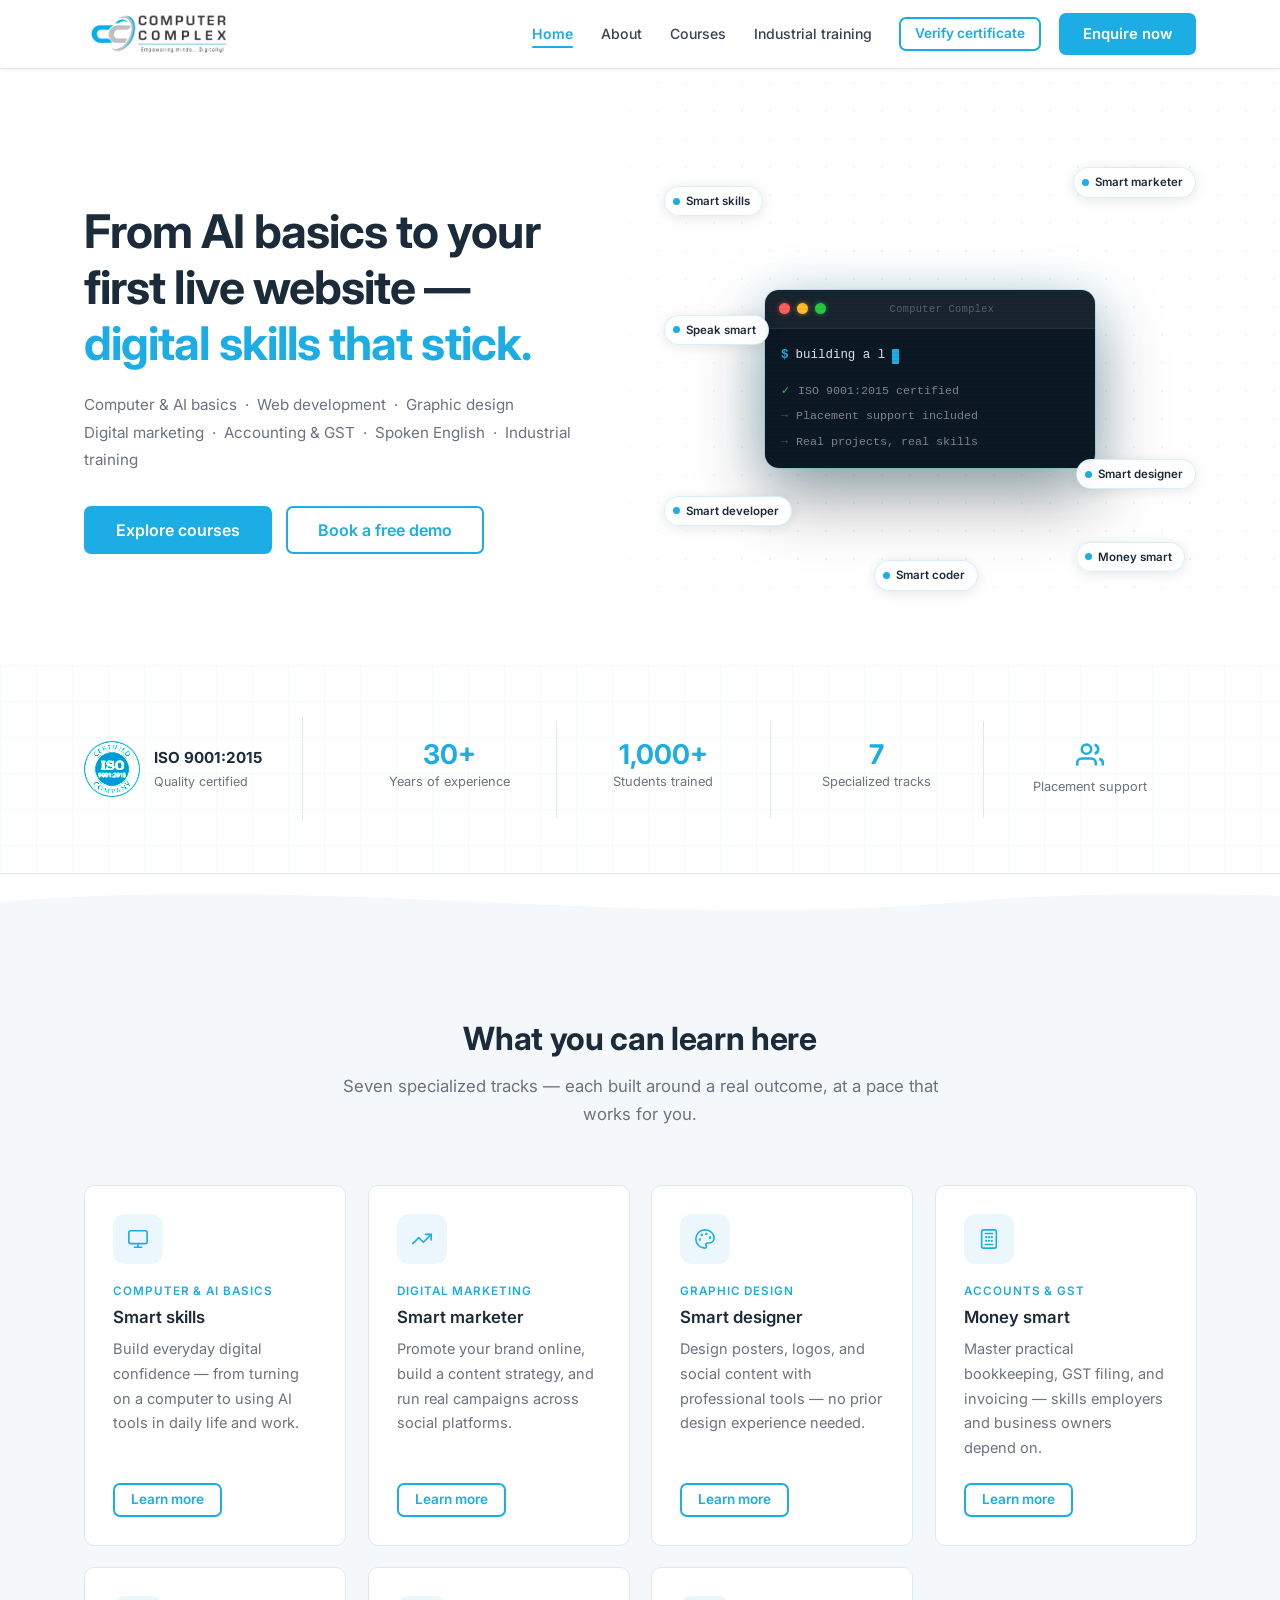
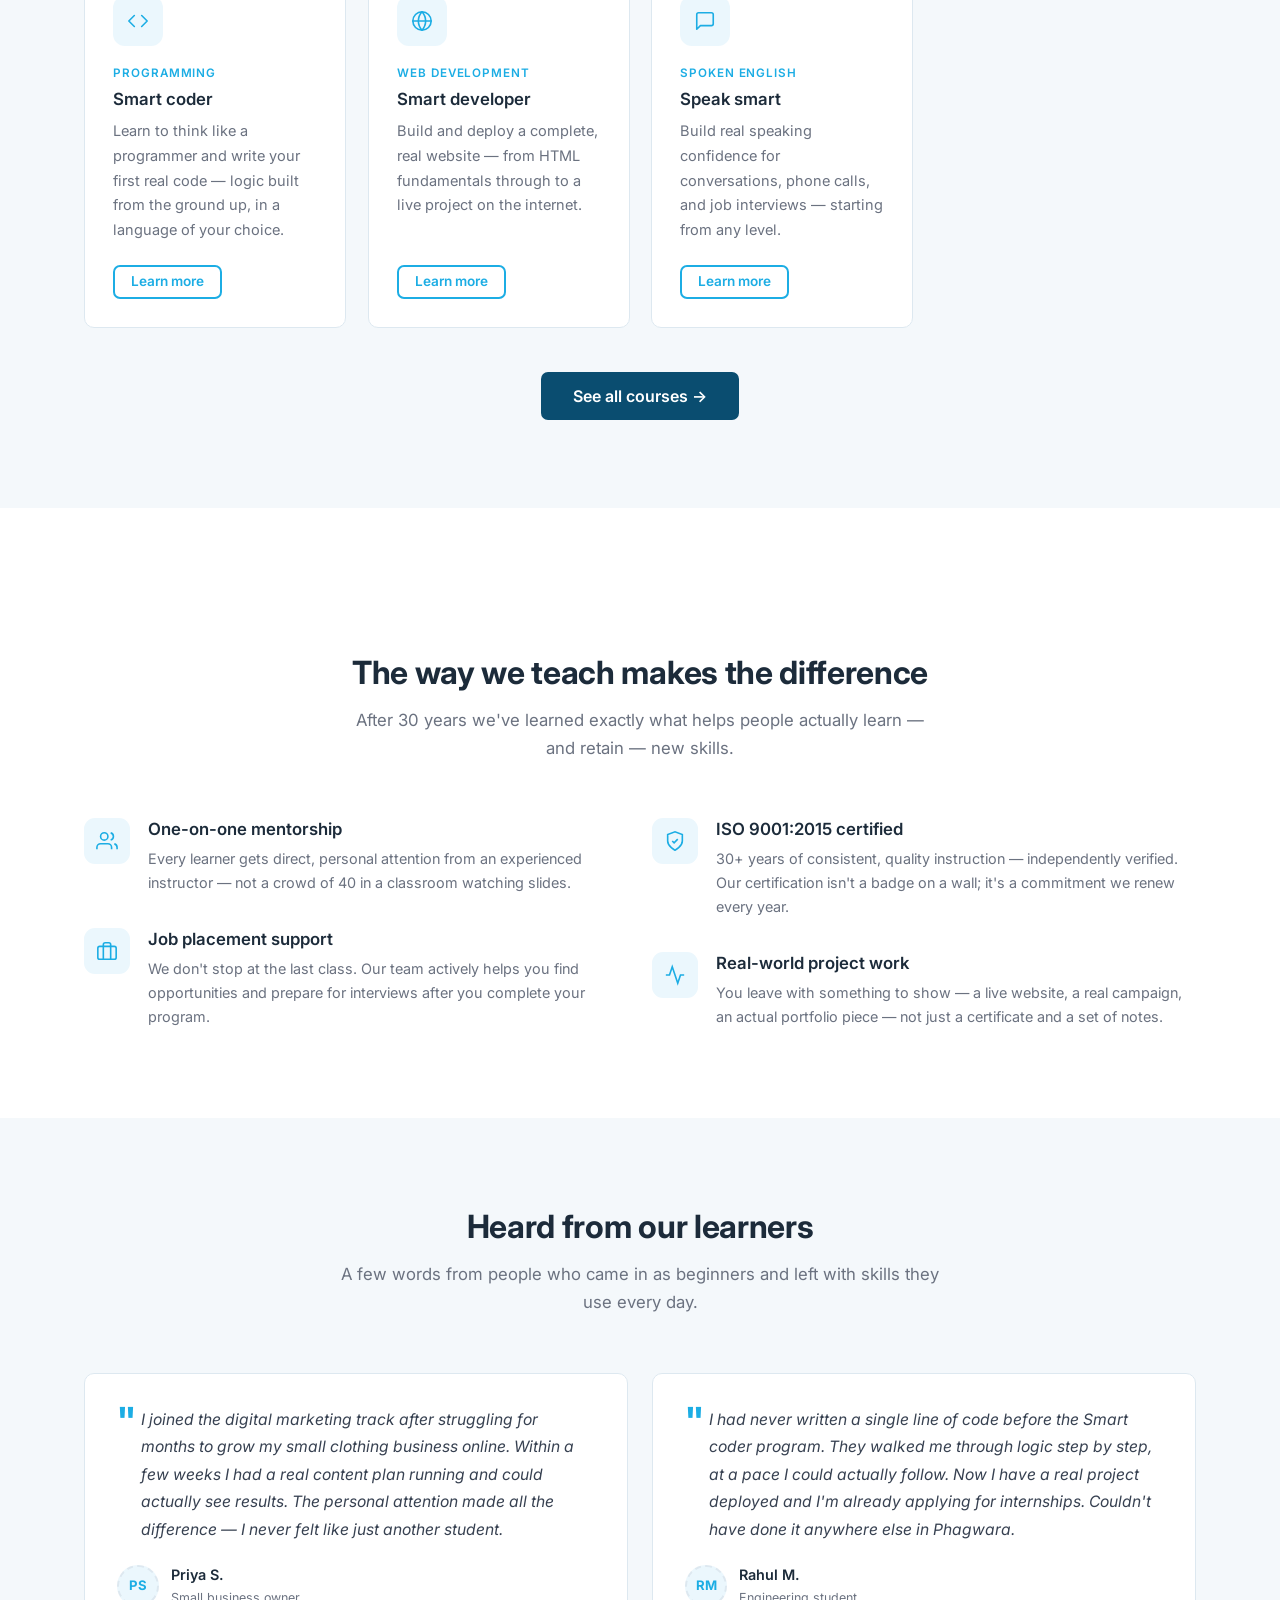
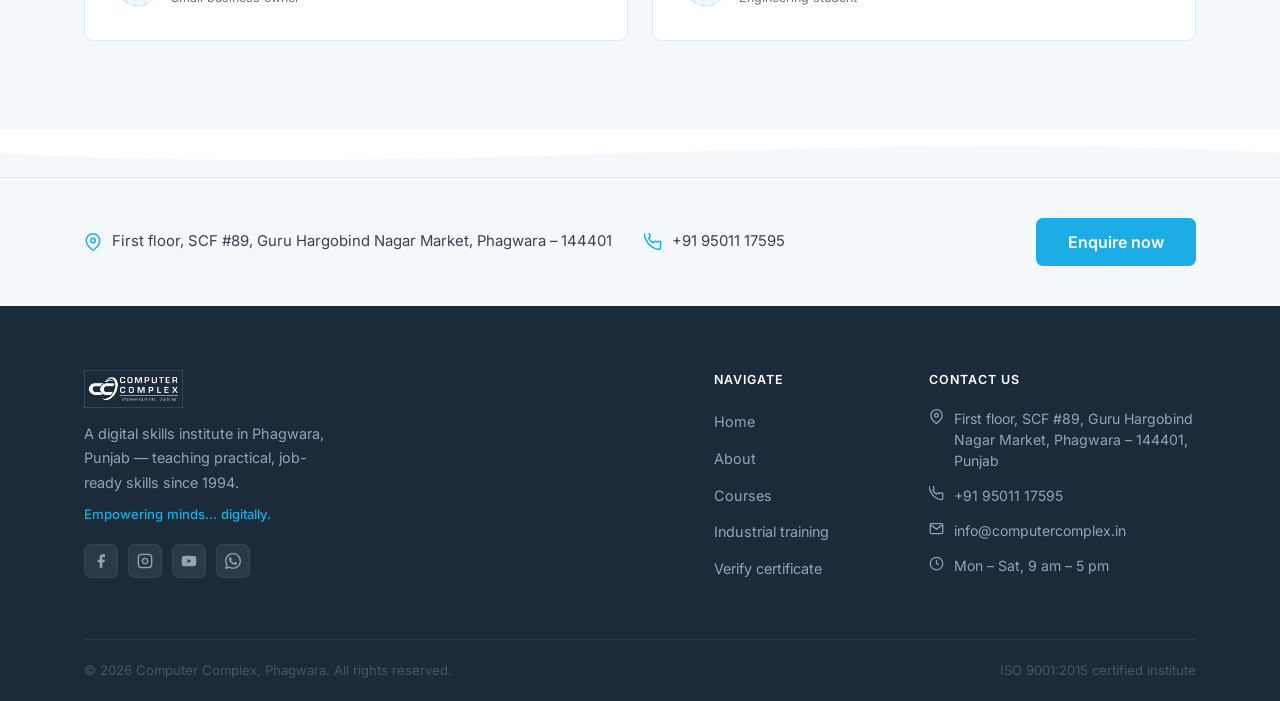
<file: index.html>
<!DOCTYPE html>
<html lang="en">
<head>
  <meta charset="UTF-8">
  <meta name="viewport" content="width=device-width, initial-scale=1.0">
  <title>Computer Complex — Empowering minds, digitally | Phagwara</title>
  <meta name="description" content="Computer Complex is Phagwara's ISO 9001:2015 certified digital skills institute — 30+ years of training in computer basics, AI, web development, graphic design, digital marketing, accounting and spoken English.">
  <link rel="icon" type="image/png" href="favicon.png">
  <link rel="apple-touch-icon" href="favicon.png">
  <link rel="stylesheet" href="style.css">
  <link rel="stylesheet" href="illustrations.css">
</head>
<body>

<!-- ══════════════════════════════════════
     NAVIGATION
══════════════════════════════════════ -->
<nav class="nav" role="navigation" aria-label="Main navigation">
  <div class="container">
    <div class="nav-inner">
      <a href="index.html" class="nav-logo" aria-label="Computer Complex — home">
        <img src="CC logo.png" alt="Computer Complex">
      </a>
      <div class="nav-links" role="menubar">
        <a href="index.html" class="active" role="menuitem">Home</a>
        <a href="about.html" role="menuitem">About</a>
        <a href="courses.html" role="menuitem">Courses</a>
        <a href="industrial-training.html" role="menuitem">Industrial training</a>
      </div>
      <a href="verify.html" class="btn btn-secondary nav-verify">Verify certificate</a>
      <a href="contact.html" class="btn btn-primary nav-cta">Enquire now</a>
      <button class="nav-hamburger" id="hamburger" aria-label="Open navigation menu" aria-expanded="false" aria-controls="mobileNav">
        <span></span><span></span><span></span>
      </button>
    </div>
    <nav class="nav-mobile" id="mobileNav" aria-label="Mobile navigation">
      <a href="index.html">Home</a>
      <a href="about.html">About</a>
      <a href="courses.html">Courses</a>
      <a href="industrial-training.html">Industrial training</a>
      <a href="verify.html">Verify certificate</a>
      <a href="contact.html" class="btn btn-primary">Enquire now</a>
    </nav>
  </div>
</nav>

<!-- ══════════════════════════════════════
     HERO
══════════════════════════════════════ -->
<section class="hero-section" aria-label="Introduction">
  <div class="container">
    <div class="hero-inner">
      <div class="hero-content">
        <h1>From AI basics to your<br>first live website &mdash;<br><span class="blue">digital skills that stick.</span></h1>
        <p class="hero-sub">
          Computer &amp; AI basics &nbsp;&middot;&nbsp; Web development &nbsp;&middot;&nbsp; Graphic design<br>
          Digital marketing &nbsp;&middot;&nbsp; Accounting &amp; GST &nbsp;&middot;&nbsp; Spoken English &nbsp;&middot;&nbsp; Industrial training
        </p>
        <div class="hero-btns">
          <a href="courses.html" class="btn btn-primary btn-lg">Explore courses</a>
          <a href="contact.html" class="btn btn-secondary btn-lg">Book a free demo</a>
        </div>
      </div>
      <!-- Hero illustration: animated terminal + floating skill chips -->
      <div class="hero-visual" aria-hidden="true">
        <div class="hero-illus-wrap">

          <!-- Terminal card -->
          <div class="hero-terminal">
            <div class="term-chrome">
              <span class="tch-dot red"></span>
              <span class="tch-dot yellow"></span>
              <span class="tch-dot green"></span>
              <span class="term-title-bar">Computer Complex</span>
            </div>
            <div class="term-body">
              <div class="term-row">
                <span class="term-ps">$</span>
                <span id="typeTarget"></span>
                <span class="term-caret"></span>
              </div>
              <div class="term-outputs">
                <div class="term-out-line">
                  <span class="out-ok">✓</span>
                  <span class="out-txt">ISO 9001:2015 certified</span>
                </div>
                <div class="term-out-line">
                  <span class="out-arr">→</span>
                  <span class="out-txt">Placement support included</span>
                </div>
                <div class="term-out-line">
                  <span class="out-arr">→</span>
                  <span class="out-txt">Real projects, real skills</span>
                </div>
              </div>
            </div>
            <div class="term-scanline"></div>
          </div>

          <!-- Floating skill chips -->
          <div class="skill-chip sc1"><span class="chip-pip"></span>Smart skills</div>
          <div class="skill-chip sc2"><span class="chip-pip"></span>Smart marketer</div>
          <div class="skill-chip sc4"><span class="chip-pip"></span>Smart designer</div>
          <div class="skill-chip sc5"><span class="chip-pip"></span>Money smart</div>
          <div class="skill-chip sc6"><span class="chip-pip"></span>Smart coder</div>
          <div class="skill-chip sc7"><span class="chip-pip"></span>Smart developer</div>
          <div class="skill-chip sc8"><span class="chip-pip"></span>Speak smart</div>

        </div>
      </div>
    </div>
  </div>
</section>

<!-- Wave: hero → trust -->
<div class="wave-div wave-slow" aria-hidden="true">
  <svg viewBox="0 0 2880 56" preserveAspectRatio="none" height="56" xmlns="http://www.w3.org/2000/svg">
    <path fill="#FFFFFF" d="M0,28 C240,56 480,0 720,28 C960,56 1200,0 1440,28 C1680,56 1920,0 2160,28 C2400,56 2640,0 2880,28 L2880,56 L0,56 Z"/>
  </svg>
</div>

<!-- ══════════════════════════════════════
     TRUST STRIP
══════════════════════════════════════ -->
<section class="trust-section section-sm" aria-label="Credentials and stats">
  <div class="container">
    <div class="trust-inner">
      <div class="iso-badge">
        <div class="iso-icon" aria-hidden="true">
          <img src="iso-img.png" alt="" class="iso-img">
        </div>
        <div>
          <div class="iso-label">ISO 9001:2015</div>
          <div class="iso-sub">Quality certified</div>
        </div>
      </div>
      <div class="trust-stats">
        <div class="stat-item">
          <span class="stat-val">30+</span>
          <span class="stat-desc">Years of experience</span>
        </div>
        <div class="stat-item">
          <span class="stat-val">1,000+</span>
          <span class="stat-desc">Students trained</span>
        </div>
        <div class="stat-item">
          <span class="stat-val">7</span>
          <span class="stat-desc">Specialized tracks</span>
        </div>
        <div class="stat-item">
          <span class="stat-val" aria-hidden="true">
            <svg width="28" height="28" fill="none" stroke="currentColor" stroke-width="2.2" viewBox="0 0 24 24"><path d="M17 21v-2a4 4 0 00-4-4H5a4 4 0 00-4 4v2"/><circle cx="9" cy="7" r="4"/><path d="M23 21v-2a4 4 0 00-3-3.87M16 3.13a4 4 0 010 7.75"/></svg>
          </span>
          <span class="stat-desc">Placement support</span>
        </div>
      </div>
    </div>
  </div>
</section>

<!-- Wave: trust → course grid (light bg) -->
<div class="wave-div" aria-hidden="true">
  <svg viewBox="0 0 2880 56" preserveAspectRatio="none" height="56" xmlns="http://www.w3.org/2000/svg">
    <path fill="#F4F8FB" d="M0,28 C360,0 720,56 1080,28 C1440,0 1800,56 2160,28 C2520,0 2880,56 2880,28 L2880,56 L0,56 Z"/>
  </svg>
</div>

<!-- ══════════════════════════════════════
     COURSE PREVIEW
══════════════════════════════════════ -->
<section class="section section-alt" aria-labelledby="courses-heading">
  <div class="container">
    <div class="section-header">
      <h2 id="courses-heading">What you can learn here</h2>
      <p>Seven specialized tracks — each built around a real outcome, at a pace that works for you.</p>
    </div>

    <div class="grid-courses">

      <!-- Smart skills -->
      <article class="card">
        <div class="card-icon" aria-hidden="true">
          <svg width="22" height="22" fill="none" stroke="currentColor" stroke-width="1.75" stroke-linecap="round" stroke-linejoin="round" viewBox="0 0 24 24"><rect x="2" y="3" width="20" height="14" rx="2"/><path d="M8 21h8M12 17v4"/></svg>
        </div>
        <div class="card-label">Computer &amp; AI basics</div>
        <h3>Smart skills</h3>
        <p>Build everyday digital confidence — from turning on a computer to using AI tools in daily life and work.</p>
        <div class="card-footer">
          <a href="courses.html#smart-skills" class="btn btn-secondary btn-sm">Learn more</a>
        </div>
      </article>

      <!-- Smart marketer -->
      <article class="card">
        <div class="card-icon" aria-hidden="true">
          <svg width="22" height="22" fill="none" stroke="currentColor" stroke-width="1.75" stroke-linecap="round" stroke-linejoin="round" viewBox="0 0 24 24"><polyline points="22 7 13.5 15.5 8.5 10.5 2 17"/><polyline points="16 7 22 7 22 13"/></svg>
        </div>
        <div class="card-label">Digital marketing</div>
        <h3>Smart marketer</h3>
        <p>Promote your brand online, build a content strategy, and run real campaigns across social platforms.</p>
        <div class="card-footer">
          <a href="courses.html#smart-marketer" class="btn btn-secondary btn-sm">Learn more</a>
        </div>
      </article>

      <!-- Smart designer -->
      <article class="card">
        <div class="card-icon" aria-hidden="true">
          <svg width="22" height="22" fill="none" stroke="currentColor" stroke-width="1.75" stroke-linecap="round" stroke-linejoin="round" viewBox="0 0 24 24"><circle cx="13.5" cy="6.5" r=".5" fill="currentColor"/><circle cx="17.5" cy="10.5" r=".5" fill="currentColor"/><circle cx="8.5" cy="7.5" r=".5" fill="currentColor"/><circle cx="6.5" cy="12.5" r=".5" fill="currentColor"/><path d="M12 2C6.5 2 2 6.5 2 12s4.5 10 10 10c.926 0 1.648-.746 1.648-1.688 0-.437-.18-.835-.437-1.125-.29-.289-.438-.652-.438-1.125a1.64 1.64 0 011.668-1.668h1.996c3.051 0 5.555-2.503 5.555-5.554C21.965 6.012 17.461 2 12 2z"/></svg>
        </div>
        <div class="card-label">Graphic design</div>
        <h3>Smart designer</h3>
        <p>Design posters, logos, and social content with professional tools — no prior design experience needed.</p>
        <div class="card-footer">
          <a href="courses.html#smart-designer" class="btn btn-secondary btn-sm">Learn more</a>
        </div>
      </article>

      <!-- Money smart -->
      <article class="card">
        <div class="card-icon" aria-hidden="true">
          <svg width="22" height="22" fill="none" stroke="currentColor" stroke-width="1.75" stroke-linecap="round" stroke-linejoin="round" viewBox="0 0 24 24"><rect x="4" y="2" width="16" height="20" rx="2"/><line x1="8" y1="6" x2="16" y2="6"/><line x1="9" y1="10" x2="9" y2="10" stroke-width="2.5"/><line x1="12" y1="10" x2="12" y2="10" stroke-width="2.5"/><line x1="15" y1="10" x2="15" y2="10" stroke-width="2.5"/><line x1="9" y1="14" x2="9" y2="14" stroke-width="2.5"/><line x1="12" y1="14" x2="12" y2="14" stroke-width="2.5"/><line x1="15" y1="14" x2="15" y2="14" stroke-width="2.5"/><line x1="8" y1="18" x2="16" y2="18"/></svg>
        </div>
        <div class="card-label">Accounts &amp; GST</div>
        <h3>Money smart</h3>
        <p>Master practical bookkeeping, GST filing, and invoicing — skills employers and business owners depend on.</p>
        <div class="card-footer">
          <a href="courses.html#money-smart" class="btn btn-secondary btn-sm">Learn more</a>
        </div>
      </article>

      <!-- Smart coder -->
      <article class="card">
        <div class="card-icon" aria-hidden="true">
          <svg width="22" height="22" fill="none" stroke="currentColor" stroke-width="1.75" stroke-linecap="round" stroke-linejoin="round" viewBox="0 0 24 24"><polyline points="16 18 22 12 16 6"/><polyline points="8 6 2 12 8 18"/></svg>
        </div>
        <div class="card-label">Programming</div>
        <h3>Smart coder</h3>
        <p>Learn to think like a programmer and write your first real code — logic built from the ground up, in a language of your choice.</p>
        <div class="card-footer">
          <a href="courses.html#smart-coder" class="btn btn-secondary btn-sm">Learn more</a>
        </div>
      </article>

      <!-- Smart developer -->
      <article class="card">
        <div class="card-icon" aria-hidden="true">
          <svg width="22" height="22" fill="none" stroke="currentColor" stroke-width="1.75" stroke-linecap="round" stroke-linejoin="round" viewBox="0 0 24 24"><circle cx="12" cy="12" r="10"/><line x1="2" y1="12" x2="22" y2="12"/><path d="M12 2a15.3 15.3 0 014 10 15.3 15.3 0 01-4 10 15.3 15.3 0 01-4-10 15.3 15.3 0 014-10z"/></svg>
        </div>
        <div class="card-label">Web development</div>
        <h3>Smart developer</h3>
        <p>Build and deploy a complete, real website — from HTML fundamentals through to a live project on the internet.</p>
        <div class="card-footer">
          <a href="courses.html#smart-developer" class="btn btn-secondary btn-sm">Learn more</a>
        </div>
      </article>

      <!-- Speak smart -->
      <article class="card">
        <div class="card-icon" aria-hidden="true">
          <svg width="22" height="22" fill="none" stroke="currentColor" stroke-width="1.75" stroke-linecap="round" stroke-linejoin="round" viewBox="0 0 24 24"><path d="M21 15a2 2 0 01-2 2H7l-4 4V5a2 2 0 012-2h14a2 2 0 012 2z"/></svg>
        </div>
        <div class="card-label">Spoken English</div>
        <h3>Speak smart</h3>
        <p>Build real speaking confidence for conversations, phone calls, and job interviews — starting from any level.</p>
        <div class="card-footer">
          <a href="courses.html#speak-smart" class="btn btn-secondary btn-sm">Learn more</a>
        </div>
      </article>

    </div><!-- /grid -->

    <div style="text-align:center;margin-top:44px;">
      <a href="courses.html" class="btn btn-navy btn-lg">See all courses &rarr;</a>
    </div>
  </div>
</section>

<!-- Wave: course grid → why-choose (white bg) -->
<div class="wave-div wave-rev" aria-hidden="true">
  <svg viewBox="0 0 2880 56" preserveAspectRatio="none" height="56" xmlns="http://www.w3.org/2000/svg">
    <path fill="#FFFFFF" d="M0,28 C360,56 720,0 1080,28 C1440,56 1800,0 2160,28 C2520,56 2880,0 2880,28 L2880,56 L0,56 Z"/>
  </svg>
</div>

<!-- ══════════════════════════════════════
     WHY CHOOSE US
══════════════════════════════════════ -->
<section class="section" aria-labelledby="why-heading">
  <div class="container">
    <div class="section-header">
      <h2 id="why-heading">The way we teach makes the difference</h2>
      <p>After 30 years we've learned exactly what helps people actually learn — and retain — new skills.</p>
    </div>

    <div class="grid-2">
      <div style="display:flex;flex-direction:column;gap:32px;">
        <div class="feature-item">
          <div class="feature-icon" aria-hidden="true">
            <svg width="22" height="22" fill="none" stroke="currentColor" stroke-width="1.75" viewBox="0 0 24 24"><path d="M17 21v-2a4 4 0 00-4-4H5a4 4 0 00-4 4v2"/><circle cx="9" cy="7" r="4"/><path d="M23 21v-2a4 4 0 00-3-3.87M16 3.13a4 4 0 010 7.75"/></svg>
          </div>
          <div class="feature-text">
            <h3>One-on-one mentorship</h3>
            <p>Every learner gets direct, personal attention from an experienced instructor — not a crowd of 40 in a classroom watching slides.</p>
          </div>
        </div>
        <div class="feature-item">
          <div class="feature-icon" aria-hidden="true">
            <svg width="22" height="22" fill="none" stroke="currentColor" stroke-width="1.75" viewBox="0 0 24 24"><rect x="2" y="7" width="20" height="14" rx="2"/><path d="M16 21V5a2 2 0 00-2-2h-4a2 2 0 00-2 2v16"/></svg>
          </div>
          <div class="feature-text">
            <h3>Job placement support</h3>
            <p>We don't stop at the last class. Our team actively helps you find opportunities and prepare for interviews after you complete your program.</p>
          </div>
        </div>
      </div>

      <div style="display:flex;flex-direction:column;gap:32px;">
        <div class="feature-item">
          <div class="feature-icon" aria-hidden="true">
            <svg width="22" height="22" fill="none" stroke="currentColor" stroke-width="1.75" viewBox="0 0 24 24"><path d="M12 22s8-4 8-10V5l-8-3-8 3v7c0 6 8 10 8 10z"/><polyline points="9 12 11 14 15 10"/></svg>
          </div>
          <div class="feature-text">
            <h3>ISO 9001:2015 certified</h3>
            <p>30+ years of consistent, quality instruction — independently verified. Our certification isn't a badge on a wall; it's a commitment we renew every year.</p>
          </div>
        </div>
        <div class="feature-item">
          <div class="feature-icon" aria-hidden="true">
            <svg width="22" height="22" fill="none" stroke="currentColor" stroke-width="1.75" viewBox="0 0 24 24"><polyline points="22 12 18 12 15 21 9 3 6 12 2 12"/></svg>
          </div>
          <div class="feature-text">
            <h3>Real-world project work</h3>
            <p>You leave with something to show — a live website, a real campaign, an actual portfolio piece — not just a certificate and a set of notes.</p>
          </div>
        </div>
      </div>
    </div>

  </div>
</section>

<!-- ══════════════════════════════════════
     TESTIMONIALS
══════════════════════════════════════ -->
<section class="section section-alt" aria-labelledby="testimonials-heading">
  <div class="container">
    <div class="section-header">
      <h2 id="testimonials-heading">Heard from our learners</h2>
      <p>A few words from people who came in as beginners and left with skills they use every day.</p>
    </div>

    <div class="grid-2">

      <div class="testimonial-card">
        <p class="testimonial-body">
          I joined the digital marketing track after struggling for months to grow my small clothing business online. Within a few weeks I had a real content plan running and could actually see results. The personal attention made all the difference — I never felt like just another student.
        </p>
        <div class="testimonial-footer">
          <div class="testimonial-avatar" aria-hidden="true">PS</div>
          <div>
            <div class="testimonial-name">Priya S.</div>
            <div class="testimonial-title">Small business owner</div>
          </div>
        </div>
      </div>

      <div class="testimonial-card">
        <p class="testimonial-body">
          I had never written a single line of code before the Smart coder program. They walked me through logic step by step, at a pace I could actually follow. Now I have a real project deployed and I'm already applying for internships. Couldn't have done it anywhere else in Phagwara.
        </p>
        <div class="testimonial-footer">
          <div class="testimonial-avatar" aria-hidden="true">RM</div>
          <div>
            <div class="testimonial-name">Rahul M.</div>
            <div class="testimonial-title">Engineering student</div>
          </div>
        </div>
      </div>

    </div>
  </div>
</section>

<!-- Wave: testimonials → contact strip -->
<div class="wave-div wave-slow" aria-hidden="true">
  <svg viewBox="0 0 2880 48" preserveAspectRatio="none" height="48" xmlns="http://www.w3.org/2000/svg">
    <path fill="#F4F8FB" d="M0,24 C480,48 960,0 1440,24 C1920,48 2400,0 2880,24 L2880,48 L0,48 Z"/>
  </svg>
</div>

<!-- ══════════════════════════════════════
     CONTACT STRIP
══════════════════════════════════════ -->
<section class="contact-strip" aria-label="Contact information">
  <div class="container">
    <div class="contact-strip-inner">
      <div class="contact-strip-info">
        <div class="contact-strip-item">
          <svg width="18" height="18" fill="none" stroke="currentColor" stroke-width="2" viewBox="0 0 24 24" aria-hidden="true"><path d="M21 10c0 7-9 13-9 13s-9-6-9-13a9 9 0 0118 0z"/><circle cx="12" cy="10" r="3"/></svg>
          <span>First floor, SCF #89, Guru Hargobind Nagar Market, Phagwara &ndash; 144401</span>
        </div>
        <div class="contact-strip-item">
          <svg width="18" height="18" fill="none" stroke="currentColor" stroke-width="2" viewBox="0 0 24 24" aria-hidden="true"><path d="M22 16.92v3a2 2 0 01-2.18 2 19.79 19.79 0 01-8.63-3.07A19.5 19.5 0 013.07 9.91 19.79 19.79 0 01.22 1.31 2 2 0 012.22-.87h3a2 2 0 012 1.72 12.84 12.84 0 00.7 2.81 2 2 0 01-.45 2.11L6.09 7a16 16 0 006 6l1.27-1.27a2 2 0 012.11-.45 12.84 12.84 0 002.81.7A2 2 0 0122 14z"/></svg>
          <a href="tel:+919501117595">+91 95011 17595</a>
        </div>
      </div>
      <a href="contact.html" class="btn btn-primary btn-lg">Enquire now</a>
    </div>
  </div>
</section>

<!-- ══════════════════════════════════════
     FOOTER
══════════════════════════════════════ -->
<footer class="footer" role="contentinfo">
  <div class="container">
    <div class="footer-grid">

      <div class="footer-brand">
        <img src="CC logo.png" alt="Computer Complex">
        <p>A digital skills institute in Phagwara, Punjab — teaching practical, job-ready skills since 1994.</p>
        <p class="tagline">Empowering minds... digitally.</p>
        <div class="social-links" style="margin-top:18px;" aria-label="Social media">
          <a href="https://www.facebook.com/computercomplexpgw" aria-label="Facebook" target="_blank" rel="noopener noreferrer">
            <svg width="16" height="16" fill="currentColor" viewBox="0 0 24 24"><path d="M18 2h-3a5 5 0 00-5 5v3H7v4h3v8h4v-8h3l1-4h-4V7a1 1 0 011-1h3z"/></svg>
          </a>
          <a href="https://www.instagram.com/computercomplexindia/" aria-label="Instagram" target="_blank" rel="noopener noreferrer">
            <svg width="16" height="16" fill="none" stroke="currentColor" stroke-width="2" viewBox="0 0 24 24"><rect x="2" y="2" width="20" height="20" rx="5"/><path d="M16 11.37A4 4 0 1112.63 8 4 4 0 0116 11.37z"/><line x1="17.5" y1="6.5" x2="17.51" y2="6.5"/></svg>
          </a>
          <a href="https://youtube.com/@computercomplex" aria-label="YouTube" target="_blank" rel="noopener noreferrer">
            <svg width="16" height="16" fill="currentColor" viewBox="0 0 24 24"><path d="M22.54 6.42a2.78 2.78 0 00-1.95-1.96C18.88 4 12 4 12 4s-6.88 0-8.59.46a2.78 2.78 0 00-1.95 1.96A29 29 0 001 12a29 29 0 00.46 5.58A2.78 2.78 0 003.41 19.6C5.12 20 12 20 12 20s6.88 0 8.59-.46a2.78 2.78 0 001.95-1.95A29 29 0 0023 12a29 29 0 00-.46-5.58zM9.75 15.02V8.98L15.5 12l-5.75 3.02z"/></svg>
          </a>
          <a href="https://wa.me/919501117595" aria-label="WhatsApp" target="_blank" rel="noopener noreferrer">
            <svg width="16" height="16" fill="currentColor" viewBox="0 0 24 24"><path d="M17.472 14.382c-.297-.149-1.758-.867-2.03-.967-.273-.099-.471-.148-.67.15-.197.297-.767.966-.94 1.164-.173.199-.347.223-.644.075-.297-.15-1.255-.463-2.39-1.475-.883-.788-1.48-1.761-1.653-2.059-.173-.297-.018-.458.13-.606.134-.133.298-.347.446-.52.149-.174.198-.298.298-.497.099-.198.05-.371-.025-.52-.075-.149-.669-1.612-.916-2.207-.242-.579-.487-.5-.669-.51-.173-.008-.371-.01-.57-.01-.198 0-.52.074-.792.372-.272.297-1.04 1.016-1.04 2.479 0 1.462 1.065 2.875 1.213 3.074.149.198 2.096 3.2 5.077 4.487.709.306 1.262.489 1.694.625.712.227 1.36.195 1.871.118.571-.085 1.758-.719 2.006-1.413.248-.694.248-1.289.173-1.413-.074-.124-.272-.198-.57-.347m-5.421 7.403h-.004a9.87 9.87 0 01-5.031-1.378l-.361-.214-3.741.982.998-3.648-.235-.374a9.86 9.86 0 01-1.51-5.26c.001-5.45 4.436-9.884 9.888-9.884 2.64 0 5.122 1.03 6.988 2.898a9.825 9.825 0 012.893 6.994c-.003 5.45-4.437 9.884-9.885 9.884m8.413-18.297A11.815 11.815 0 0012.05 0C5.495 0 .16 5.335.157 11.892c0 2.096.547 4.142 1.588 5.945L.057 24l6.305-1.654a11.882 11.882 0 005.683 1.448h.005c6.554 0 11.89-5.335 11.893-11.893a11.821 11.821 0 00-3.48-8.413z"/></svg>
          </a>
        </div>
      </div>

      <div>
        <h4>Navigate</h4>
        <ul class="footer-links">
          <li><a href="index.html">Home</a></li>
          <li><a href="about.html">About</a></li>
          <li><a href="courses.html">Courses</a></li>
          <li><a href="industrial-training.html">Industrial training</a></li>
          <li><a href="verify.html">Verify certificate</a></li>
        </ul>
      </div>

      <div>
        <h4>Contact us</h4>
        <ul class="footer-contact">
          <li>
            <svg width="15" height="15" fill="none" stroke="currentColor" stroke-width="2" viewBox="0 0 24 24" aria-hidden="true"><path d="M21 10c0 7-9 13-9 13s-9-6-9-13a9 9 0 0118 0z"/><circle cx="12" cy="10" r="3"/></svg>
            <span>First floor, SCF #89, Guru Hargobind Nagar Market, Phagwara &ndash; 144401, Punjab</span>
          </li>
          <li>
            <svg width="15" height="15" fill="none" stroke="currentColor" stroke-width="2" viewBox="0 0 24 24" aria-hidden="true"><path d="M22 16.92v3a2 2 0 01-2.18 2 19.79 19.79 0 01-8.63-3.07A19.5 19.5 0 013.07 9.91 19.79 19.79 0 01.22 1.31 2 2 0 012.22-.87h3a2 2 0 012 1.72 12.84 12.84 0 00.7 2.81 2 2 0 01-.45 2.11L6.09 7a16 16 0 006 6l1.27-1.27a2 2 0 012.11-.45 12.84 12.84 0 002.81.7A2 2 0 0122 14z"/></svg>
            <a href="tel:+919501117595">+91 95011 17595</a>
          </li>
          <li>
            <svg width="15" height="15" fill="none" stroke="currentColor" stroke-width="2" viewBox="0 0 24 24" aria-hidden="true"><path d="M4 4h16c1.1 0 2 .9 2 2v12c0 1.1-.9 2-2 2H4c-1.1 0-2-.9-2-2V6c0-1.1.9-2 2-2z"/><polyline points="22,6 12,13 2,6"/></svg>
            <a href="mailto:info@computercomplex.in">info@computercomplex.in</a>
          </li>
          <li>
            <svg width="15" height="15" fill="none" stroke="currentColor" stroke-width="2" viewBox="0 0 24 24" aria-hidden="true"><circle cx="12" cy="12" r="10"/><polyline points="12 6 12 12 16 14"/></svg>
            <span>Mon – Sat, 9 am – 5 pm</span>
          </li>
        </ul>
      </div>

    </div><!-- /footer-grid -->

    <div class="footer-bottom">
      <span>&copy; 2026 Computer Complex, Phagwara. All rights reserved.</span>
      <span>ISO 9001:2015 certified institute</span>
    </div>
  </div>
</footer>

<script src="main.js"></script>
<script src="illustrations.js"></script>
</body>
</html>
</file>
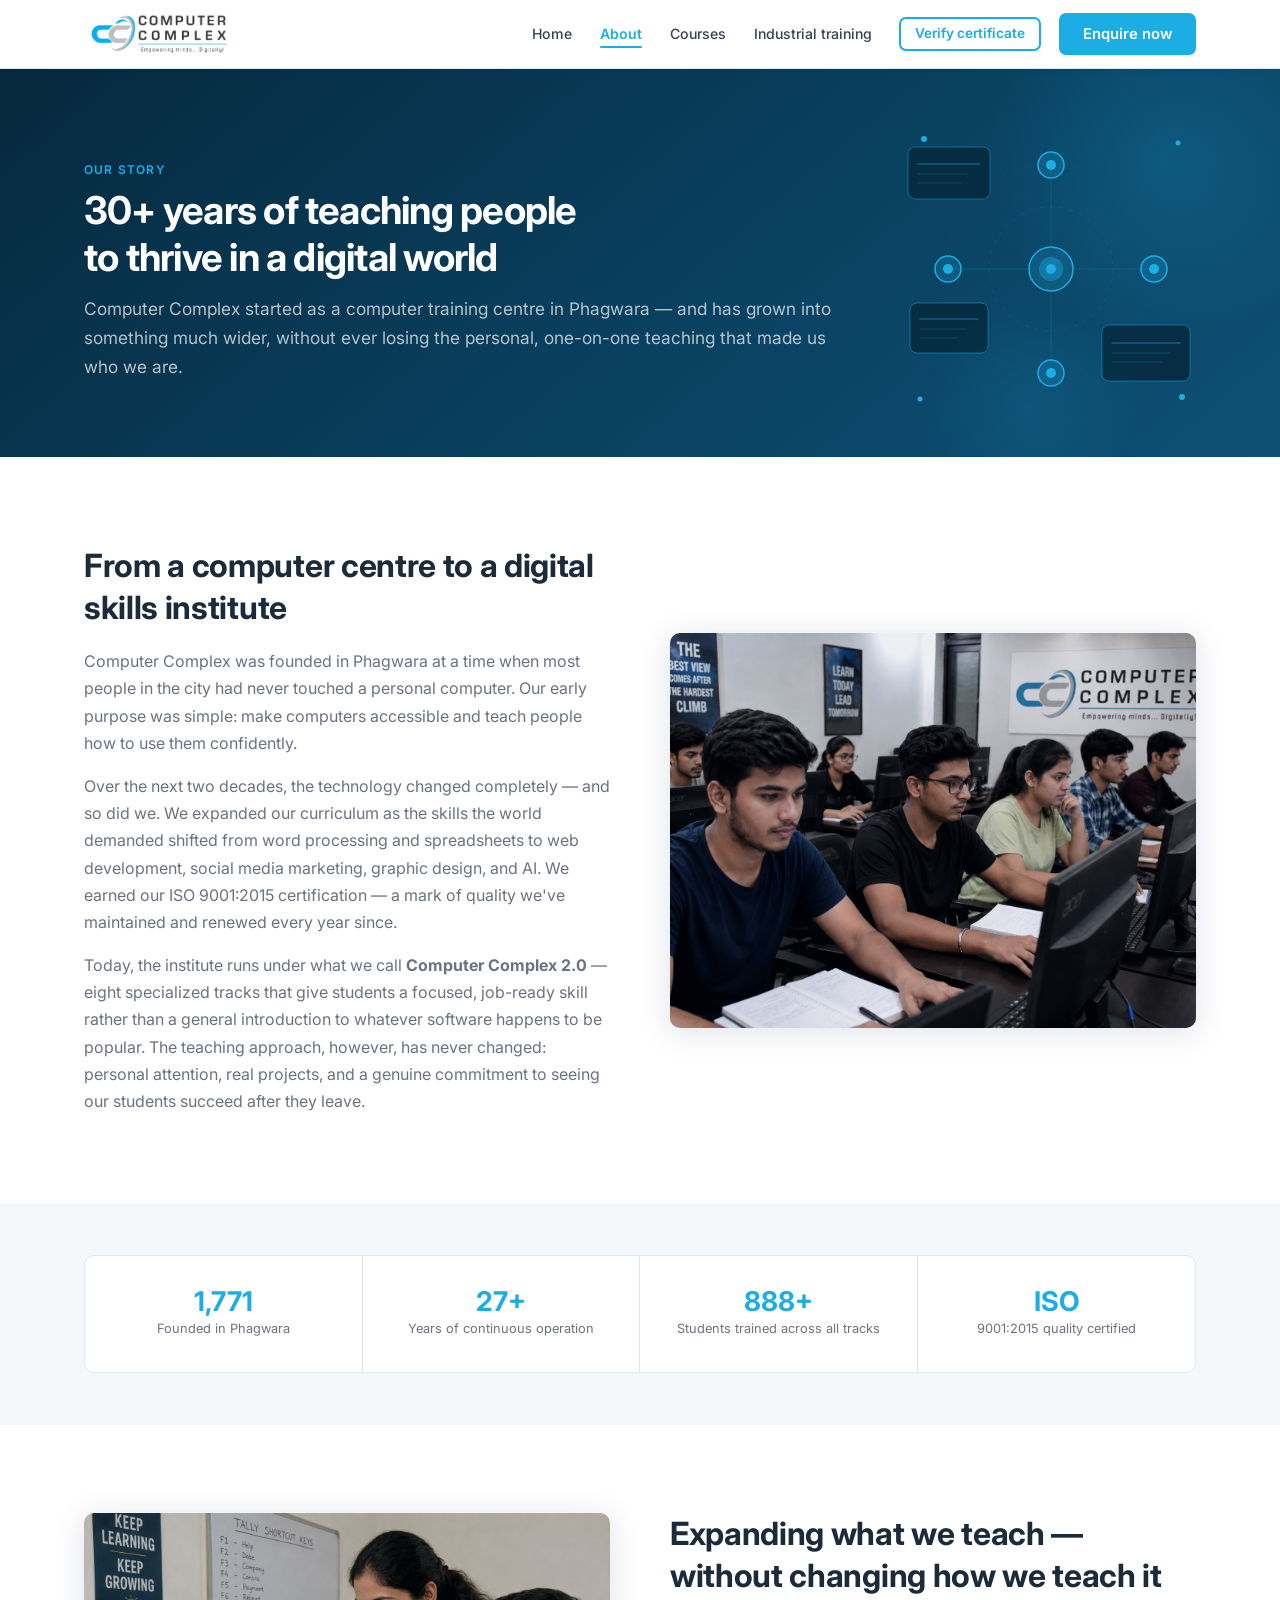
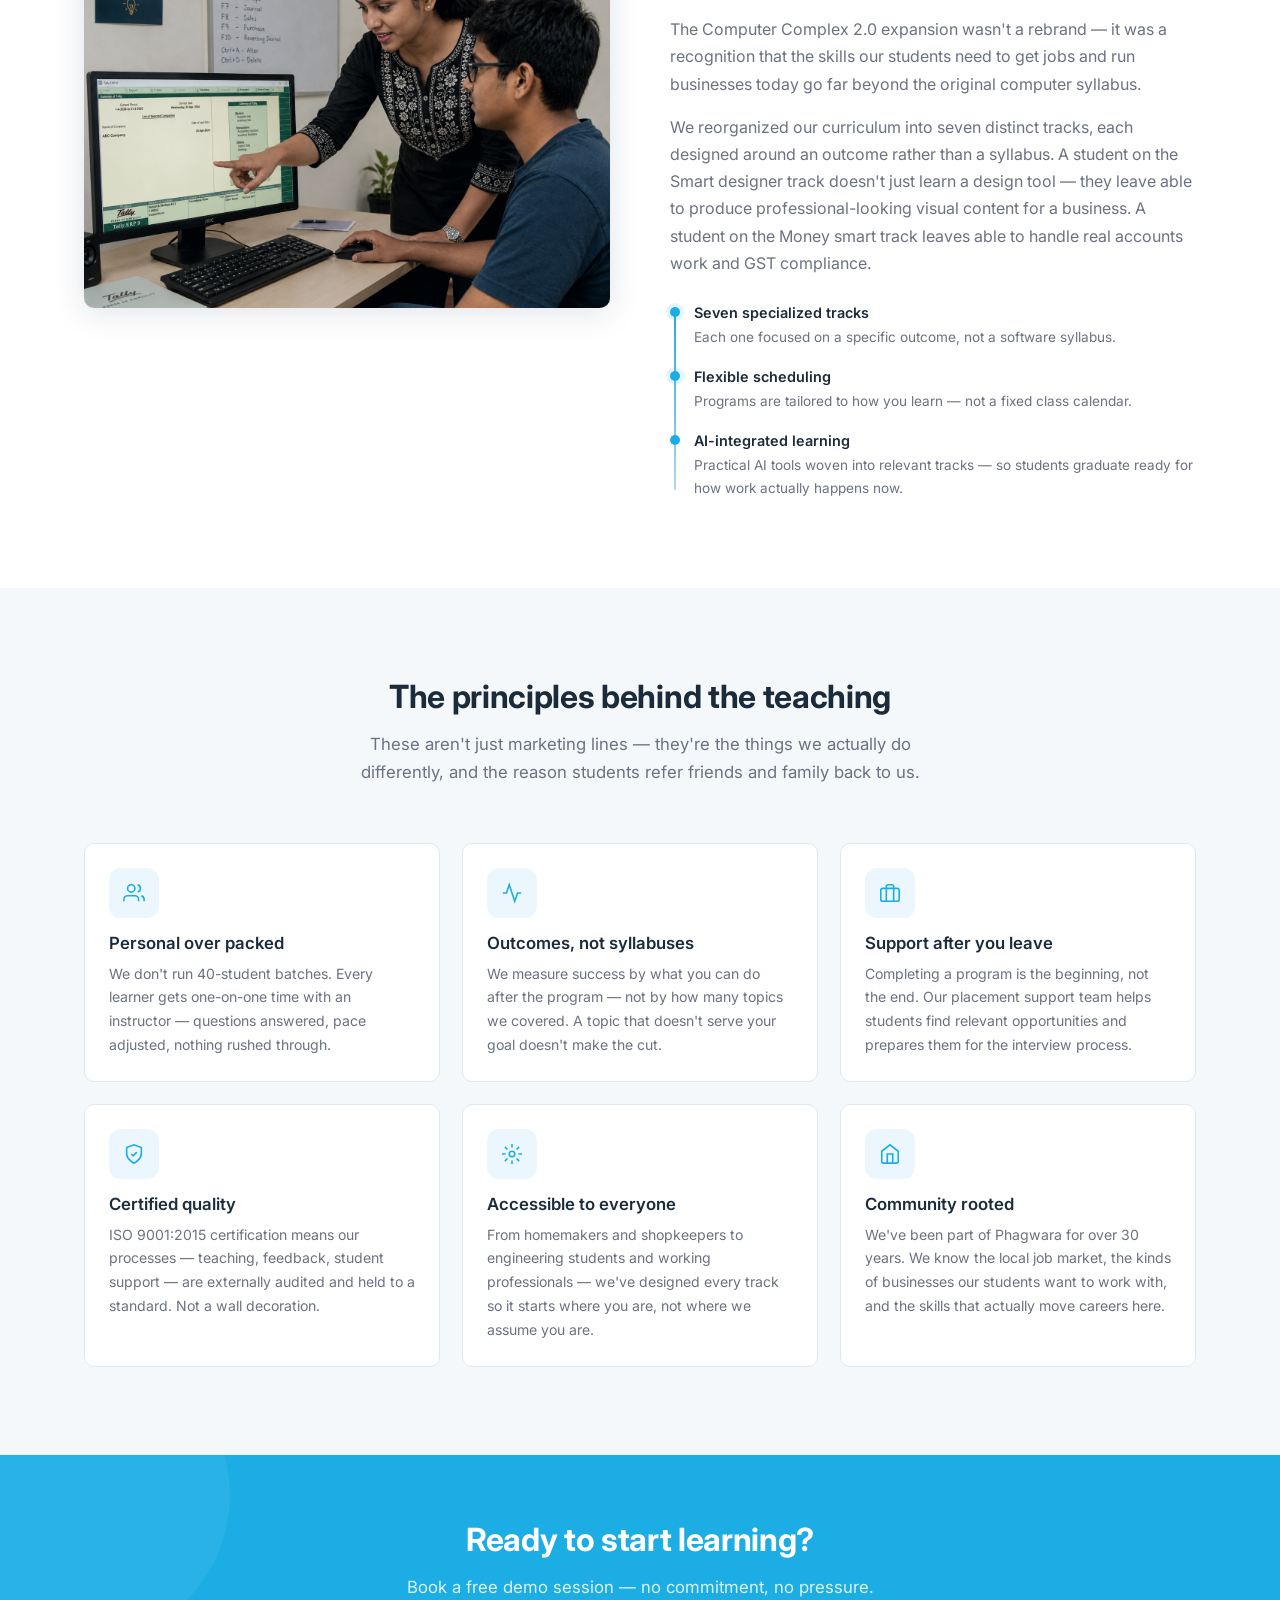
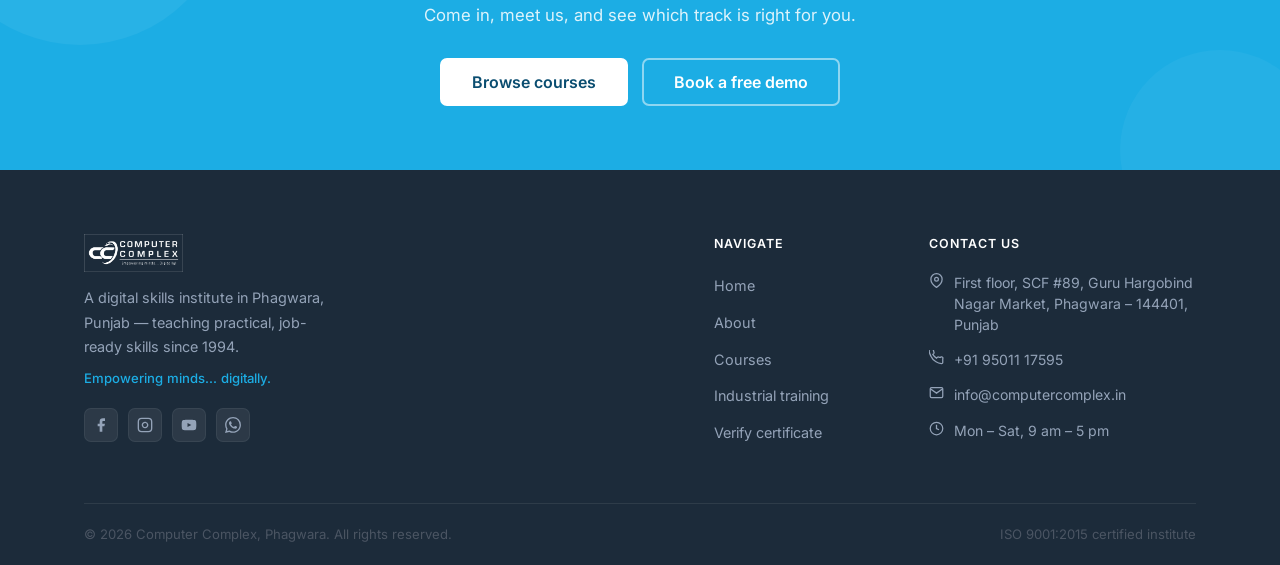
<file: about.html>
<!DOCTYPE html>
<html lang="en">
<head>
  <meta charset="UTF-8">
  <meta name="viewport" content="width=device-width, initial-scale=1.0">
  <title>About — Computer Complex | Phagwara</title>
  <meta name="description" content="Learn about Computer Complex — 30+ years of ISO-certified digital skills training in Phagwara, Punjab, now expanded into Computer Complex 2.0 with 8 specialized course tracks.">
  <link rel="icon" type="image/png" href="favicon.png">
  <link rel="apple-touch-icon" href="favicon.png">
  <link rel="stylesheet" href="style.css">
  <link rel="stylesheet" href="illustrations.css">
</head>
<body>

<!-- ══════════════════════════════════════
     NAVIGATION
══════════════════════════════════════ -->
<nav class="nav" role="navigation" aria-label="Main navigation">
  <div class="container">
    <div class="nav-inner">
      <a href="index.html" class="nav-logo" aria-label="Computer Complex — home">
        <img src="CC logo.png" alt="Computer Complex">
      </a>
      <div class="nav-links" role="menubar">
        <a href="index.html" role="menuitem">Home</a>
        <a href="about.html" class="active" role="menuitem">About</a>
        <a href="courses.html" role="menuitem">Courses</a>
        <a href="industrial-training.html" role="menuitem">Industrial training</a>
      </div>
      <a href="verify.html" class="btn btn-secondary nav-verify">Verify certificate</a>
      <a href="contact.html" class="btn btn-primary nav-cta">Enquire now</a>
      <button class="nav-hamburger" id="hamburger" aria-label="Open navigation menu" aria-expanded="false" aria-controls="mobileNav">
        <span></span><span></span><span></span>
      </button>
    </div>
    <nav class="nav-mobile" id="mobileNav" aria-label="Mobile navigation">
      <a href="index.html">Home</a>
      <a href="about.html">About</a>
      <a href="courses.html">Courses</a>
      <a href="industrial-training.html">Industrial training</a>
      <a href="verify.html">Verify certificate</a>
      <a href="contact.html" class="btn btn-primary">Enquire now</a>
    </nav>
  </div>
</nav>

<!-- ══════════════════════════════════════
     PAGE HERO
══════════════════════════════════════ -->
<header class="page-hero" aria-labelledby="about-page-heading">
  <div class="particle-field" aria-hidden="true"></div>
  <div class="container">
    <div class="ph-text">
      <span class="eyebrow">Our story</span>
      <h1 id="about-page-heading">30+ years of teaching people<br>to thrive in a digital world</h1>
      <p>Computer Complex started as a computer training centre in Phagwara — and has grown into something much wider, without ever losing the personal, one-on-one teaching that made us who we are.</p>
    </div>
    <div class="ph-visual" aria-hidden="true">
      <svg viewBox="0 0 290 280" xmlns="http://www.w3.org/2000/svg" fill="none">
        <!-- Outer + inner dashed rings -->
        <circle cx="145" cy="140" r="105" stroke="rgba(28,173,228,.08)" stroke-width="1" stroke-dasharray="4 8"/>
        <circle cx="145" cy="140" r="62"  stroke="rgba(28,173,228,.14)" stroke-width="1" stroke-dasharray="4 6"/>
        <!-- Spokes -->
        <line x1="145" y1="118" x2="145" y2="42"  stroke="rgba(28,173,228,.2)" stroke-width="1"/>
        <line x1="167" y1="140" x2="242" y2="140" stroke="rgba(28,173,228,.2)" stroke-width="1"/>
        <line x1="145" y1="162" x2="145" y2="238" stroke="rgba(28,173,228,.2)" stroke-width="1"/>
        <line x1="123" y1="140" x2="48"  y2="140" stroke="rgba(28,173,228,.2)" stroke-width="1"/>
        <!-- Central hub -->
        <g class="ph-pulse" style="transform-origin:145px 140px">
          <circle cx="145" cy="140" r="22" fill="rgba(28,173,228,.18)" stroke="#1CADE4" stroke-width="1.5"/>
          <circle cx="145" cy="140" r="12" fill="rgba(28,173,228,.4)"/>
          <circle cx="145" cy="140" r="5"  fill="#1CADE4"/>
        </g>
        <!-- Satellite nodes -->
        <g class="ph-float1">
          <circle cx="145" cy="36" r="13" fill="rgba(28,173,228,.2)" stroke="#1CADE4" stroke-width="1.5"/>
          <circle cx="145" cy="36" r="5"  fill="#1CADE4"/>
        </g>
        <g class="ph-float2">
          <circle cx="248" cy="140" r="13" fill="rgba(28,173,228,.2)" stroke="#1CADE4" stroke-width="1.5"/>
          <circle cx="248" cy="140" r="5"  fill="#1CADE4"/>
        </g>
        <g class="ph-float3">
          <circle cx="145" cy="244" r="13" fill="rgba(28,173,228,.2)" stroke="#1CADE4" stroke-width="1.5"/>
          <circle cx="145" cy="244" r="5"  fill="#1CADE4"/>
        </g>
        <g class="ph-float4">
          <circle cx="42" cy="140" r="13" fill="rgba(28,173,228,.2)" stroke="#1CADE4" stroke-width="1.5"/>
          <circle cx="42" cy="140" r="5"  fill="#1CADE4"/>
        </g>
        <!-- Info cards -->
        <g class="ph-float5">
          <rect x="2" y="18" width="82" height="52" rx="7" fill="rgba(6,41,62,.88)" stroke="rgba(28,173,228,.45)" stroke-width="1"/>
          <line x1="12" y1="35" x2="74" y2="35" stroke="rgba(28,173,228,.4)"  stroke-width="1.5" stroke-linecap="round"/>
          <line x1="12" y1="45" x2="62" y2="45" stroke="rgba(28,173,228,.22)" stroke-width="1"   stroke-linecap="round"/>
          <line x1="12" y1="54" x2="55" y2="54" stroke="rgba(28,173,228,.22)" stroke-width="1"   stroke-linecap="round"/>
        </g>
        <g class="ph-float2">
          <rect x="4" y="174" width="78" height="50" rx="7" fill="rgba(6,41,62,.88)" stroke="rgba(28,173,228,.45)" stroke-width="1"/>
          <line x1="14" y1="190" x2="72" y2="190" stroke="rgba(28,173,228,.4)"  stroke-width="1.5" stroke-linecap="round"/>
          <line x1="14" y1="200" x2="60" y2="200" stroke="rgba(28,173,228,.22)" stroke-width="1"   stroke-linecap="round"/>
          <line x1="14" y1="209" x2="52" y2="209" stroke="rgba(28,173,228,.22)" stroke-width="1"   stroke-linecap="round"/>
        </g>
        <g class="ph-float4">
          <rect x="196" y="196" width="88" height="56" rx="7" fill="rgba(6,41,62,.88)" stroke="rgba(28,173,228,.45)" stroke-width="1"/>
          <line x1="206" y1="214" x2="274" y2="214" stroke="rgba(28,173,228,.4)"  stroke-width="1.5" stroke-linecap="round"/>
          <line x1="206" y1="224" x2="264" y2="224" stroke="rgba(28,173,228,.22)" stroke-width="1"   stroke-linecap="round"/>
          <line x1="206" y1="233" x2="256" y2="233" stroke="rgba(28,173,228,.22)" stroke-width="1"   stroke-linecap="round"/>
        </g>
        <!-- Corner sparkles -->
        <circle class="ph-spark" cx="18"  cy="10"  r="3"   fill="#1CADE4" style="animation-delay:0s"/>
        <circle class="ph-spark" cx="272" cy="14"  r="2.5" fill="#1CADE4" style="animation-delay:.7s"/>
        <circle class="ph-spark" cx="276" cy="268" r="3"   fill="#1CADE4" style="animation-delay:1.4s"/>
        <circle class="ph-spark" cx="14"  cy="270" r="2.5" fill="#1CADE4" style="animation-delay:2.1s"/>
      </svg>
    </div>
  </div>
</header>

<!-- ══════════════════════════════════════
     STORY SECTION
══════════════════════════════════════ -->
<section class="section" aria-labelledby="story-heading">
  <div class="container">
    <div class="story-layout">
      <div class="story-content">
        <h2 id="story-heading">From a computer centre to a digital skills institute</h2>
        <p>Computer Complex was founded in Phagwara at a time when most people in the city had never touched a personal computer. Our early purpose was simple: make computers accessible and teach people how to use them confidently.</p>
        <p>Over the next two decades, the technology changed completely — and so did we. We expanded our curriculum as the skills the world demanded shifted from word processing and spreadsheets to web development, social media marketing, graphic design, and AI. We earned our ISO 9001:2015 certification — a mark of quality we've maintained and renewed every year since.</p>
        <p>Today, the institute runs under what we call <strong>Computer Complex 2.0</strong> — eight specialized tracks that give students a focused, job-ready skill rather than a general introduction to whatever software happens to be popular. The teaching approach, however, has never changed: personal attention, real projects, and a genuine commitment to seeing our students succeed after they leave.</p>
      </div>
      <div class="story-visual">
        <div style="border-radius:var(--radius);overflow:hidden;box-shadow:0 4px 32px rgba(10,30,80,0.13);position:relative;">
          <img
            src="classroom.png"
            alt="Students learning at Computer Complex, Phagwara"
            style="width:100%;display:block;aspect-ratio:4/3;object-fit:cover;
                   filter:saturate(0.78) brightness(1.02) contrast(1.06) hue-rotate(-8deg);">
          <div style="position:absolute;inset:0;background:rgba(12,35,90,0.07);pointer-events:none;"></div>
        </div>
      </div>
    </div>
  </div>
</section>

<!-- ══════════════════════════════════════
     STATS STRIP
══════════════════════════════════════ -->
<section class="section-sm section-alt" aria-label="Key figures">
  <div class="container">
    <div style="display:grid;grid-template-columns:repeat(4,1fr);gap:0;border:1px solid var(--border);border-radius:var(--radius);overflow:hidden;background:var(--white);">
      <div class="stat-item" style="border-right:1px solid var(--border);padding:32px 24px;">
        <span class="stat-val">1994</span>
        <span class="stat-desc">Founded in Phagwara</span>
      </div>
      <div class="stat-item" style="border-right:1px solid var(--border);padding:32px 24px;">
        <span class="stat-val">30+</span>
        <span class="stat-desc">Years of continuous operation</span>
      </div>
      <div class="stat-item" style="border-right:1px solid var(--border);padding:32px 24px;">
        <span class="stat-val">1,000+</span>
        <span class="stat-desc">Students trained across all tracks</span>
      </div>
      <div class="stat-item" style="padding:32px 24px;">
        <span class="stat-val">ISO</span>
        <span class="stat-desc">9001:2015 quality certified</span>
      </div>
    </div>
  </div>
</section>

<!-- ══════════════════════════════════════
     COMPUTER COMPLEX 2.0
══════════════════════════════════════ -->
<section class="section" aria-labelledby="cc2-heading">
  <div class="container">
    <div class="story-layout" style="align-items:start;">
      <div class="story-visual" style="order:1;">
        <div style="border-radius:var(--radius);overflow:hidden;box-shadow:0 4px 32px rgba(10,30,80,0.13);position:relative;">
          <img
            src="instructor.png"
            alt="Instructor teaching Tally to a student at Computer Complex"
            style="width:100%;display:block;aspect-ratio:4/3;object-fit:cover;object-position:center top;
                   filter:saturate(0.82) brightness(1.01) contrast(1.05) hue-rotate(-6deg);">
          <div style="position:absolute;inset:0;background:rgba(12,35,90,0.06);pointer-events:none;"></div>
        </div>
      </div>
      <div class="story-content" style="order:2;">
        <h2 id="cc2-heading">Expanding what we teach — without changing how we teach it</h2>
        <p>The Computer Complex 2.0 expansion wasn't a rebrand — it was a recognition that the skills our students need to get jobs and run businesses today go far beyond the original computer syllabus.</p>
        <p>We reorganized our curriculum into seven distinct tracks, each designed around an outcome rather than a syllabus. A student on the Smart designer track doesn't just learn a design tool — they leave able to produce professional-looking visual content for a business. A student on the Money smart track leaves able to handle real accounts work and GST compliance.</p>
        <div class="milestone-list">
          <!-- animated spine (JS triggers .spine-lit on scroll) -->
          <div class="timeline-spine" aria-hidden="true">
            <div class="timeline-fill"></div>
          </div>
          <div class="milestone-item">
            <div class="milestone-dot" aria-hidden="true"></div>
            <div>
              <h4>Seven specialized tracks</h4>
              <p>Each one focused on a specific outcome, not a software syllabus.</p>
            </div>
          </div>
          <div class="milestone-item">
            <div class="milestone-dot" aria-hidden="true"></div>
            <div>
              <h4>Flexible scheduling</h4>
              <p>Programs are tailored to how you learn — not a fixed class calendar.</p>
            </div>
          </div>
          <div class="milestone-item">
            <div class="milestone-dot" aria-hidden="true"></div>
            <div>
              <h4>AI-integrated learning</h4>
              <p>Practical AI tools woven into relevant tracks — so students graduate ready for how work actually happens now.</p>
            </div>
          </div>
        </div>
      </div>
    </div>
  </div>
</section>

<!-- ══════════════════════════════════════
     OUR VALUES
══════════════════════════════════════ -->
<section class="section section-alt" aria-labelledby="values-heading">
  <div class="container">
    <div class="section-header">
      <h2 id="values-heading">The principles behind the teaching</h2>
      <p>These aren't just marketing lines — they're the things we actually do differently, and the reason students refer friends and family back to us.</p>
    </div>

    <div style="display:grid;grid-template-columns:repeat(3,1fr);gap:22px;" class="values-grid">

      <div class="value-card">
        <div class="card-icon" aria-hidden="true">
          <svg width="22" height="22" fill="none" stroke="currentColor" stroke-width="1.75" viewBox="0 0 24 24"><path d="M17 21v-2a4 4 0 00-4-4H5a4 4 0 00-4 4v2"/><circle cx="9" cy="7" r="4"/><path d="M23 21v-2a4 4 0 00-3-3.87M16 3.13a4 4 0 010 7.75"/></svg>
        </div>
        <h3>Personal over packed</h3>
        <p>We don't run 40-student batches. Every learner gets one-on-one time with an instructor — questions answered, pace adjusted, nothing rushed through.</p>
      </div>

      <div class="value-card">
        <div class="card-icon" aria-hidden="true">
          <svg width="22" height="22" fill="none" stroke="currentColor" stroke-width="1.75" viewBox="0 0 24 24"><polyline points="22 12 18 12 15 21 9 3 6 12 2 12"/></svg>
        </div>
        <h3>Outcomes, not syllabuses</h3>
        <p>We measure success by what you can do after the program — not by how many topics we covered. A topic that doesn't serve your goal doesn't make the cut.</p>
      </div>

      <div class="value-card">
        <div class="card-icon" aria-hidden="true">
          <svg width="22" height="22" fill="none" stroke="currentColor" stroke-width="1.75" viewBox="0 0 24 24"><rect x="2" y="7" width="20" height="14" rx="2"/><path d="M16 21V5a2 2 0 00-2-2h-4a2 2 0 00-2 2v16"/></svg>
        </div>
        <h3>Support after you leave</h3>
        <p>Completing a program is the beginning, not the end. Our placement support team helps students find relevant opportunities and prepares them for the interview process.</p>
      </div>

      <div class="value-card">
        <div class="card-icon" aria-hidden="true">
          <svg width="22" height="22" fill="none" stroke="currentColor" stroke-width="1.75" viewBox="0 0 24 24"><path d="M12 22s8-4 8-10V5l-8-3-8 3v7c0 6 8 10 8 10z"/><polyline points="9 12 11 14 15 10"/></svg>
        </div>
        <h3>Certified quality</h3>
        <p>ISO 9001:2015 certification means our processes — teaching, feedback, student support — are externally audited and held to a standard. Not a wall decoration.</p>
      </div>

      <div class="value-card">
        <div class="card-icon" aria-hidden="true">
          <svg width="22" height="22" fill="none" stroke="currentColor" stroke-width="1.75" viewBox="0 0 24 24"><circle cx="12" cy="12" r="3"/><path d="M12 1v4M12 19v4M4.22 4.22l2.83 2.83M16.95 16.95l2.83 2.83M1 12h4M19 12h4M4.22 19.78l2.83-2.83M16.95 7.05l2.83-2.83"/></svg>
        </div>
        <h3>Accessible to everyone</h3>
        <p>From homemakers and shopkeepers to engineering students and working professionals — we've designed every track so it starts where you are, not where we assume you are.</p>
      </div>

      <div class="value-card">
        <div class="card-icon" aria-hidden="true">
          <svg width="22" height="22" fill="none" stroke="currentColor" stroke-width="1.75" viewBox="0 0 24 24"><path d="M3 9l9-7 9 7v11a2 2 0 01-2 2H5a2 2 0 01-2-2z"/><polyline points="9 22 9 12 15 12 15 22"/></svg>
        </div>
        <h3>Community rooted</h3>
        <p>We've been part of Phagwara for over 30 years. We know the local job market, the kinds of businesses our students want to work with, and the skills that actually move careers here.</p>
      </div>

    </div>

  </div>
</section>


<!-- ══════════════════════════════════════
     CTA
══════════════════════════════════════ -->
<section class="cta-strip" aria-label="Call to action">
  <div class="container">
    <h2>Ready to start learning?</h2>
    <p>Book a free demo session — no commitment, no pressure. Come in, meet us, and see which track is right for you.</p>
    <div class="cta-btns">
      <a href="courses.html" class="btn btn-white btn-lg">Browse courses</a>
      <a href="contact.html" class="btn btn-ghost btn-lg">Book a free demo</a>
    </div>
  </div>
</section>

<!-- ══════════════════════════════════════
     FOOTER
══════════════════════════════════════ -->
<footer class="footer" role="contentinfo">
  <div class="container">
    <div class="footer-grid">

      <div class="footer-brand">
        <img src="CC logo.png" alt="Computer Complex">
        <p>A digital skills institute in Phagwara, Punjab — teaching practical, job-ready skills since 1994.</p>
        <p class="tagline">Empowering minds... digitally.</p>
        <div class="social-links" style="margin-top:18px;" aria-label="Social media">
          <a href="https://www.facebook.com/computercomplexpgw" aria-label="Facebook" target="_blank" rel="noopener noreferrer">
            <svg width="16" height="16" fill="currentColor" viewBox="0 0 24 24"><path d="M18 2h-3a5 5 0 00-5 5v3H7v4h3v8h4v-8h3l1-4h-4V7a1 1 0 011-1h3z"/></svg>
          </a>
          <a href="https://www.instagram.com/computercomplexindia/" aria-label="Instagram" target="_blank" rel="noopener noreferrer">
            <svg width="16" height="16" fill="none" stroke="currentColor" stroke-width="2" viewBox="0 0 24 24"><rect x="2" y="2" width="20" height="20" rx="5"/><path d="M16 11.37A4 4 0 1112.63 8 4 4 0 0116 11.37z"/><line x1="17.5" y1="6.5" x2="17.51" y2="6.5"/></svg>
          </a>
          <a href="https://youtube.com/@computercomplex" aria-label="YouTube" target="_blank" rel="noopener noreferrer">
            <svg width="16" height="16" fill="currentColor" viewBox="0 0 24 24"><path d="M22.54 6.42a2.78 2.78 0 00-1.95-1.96C18.88 4 12 4 12 4s-6.88 0-8.59.46a2.78 2.78 0 00-1.95 1.96A29 29 0 001 12a29 29 0 00.46 5.58A2.78 2.78 0 003.41 19.6C5.12 20 12 20 12 20s6.88 0 8.59-.46a2.78 2.78 0 001.95-1.95A29 29 0 0023 12a29 29 0 00-.46-5.58zM9.75 15.02V8.98L15.5 12l-5.75 3.02z"/></svg>
          </a>
          <a href="https://wa.me/919501117595" aria-label="WhatsApp" target="_blank" rel="noopener noreferrer">
            <svg width="16" height="16" fill="currentColor" viewBox="0 0 24 24"><path d="M17.472 14.382c-.297-.149-1.758-.867-2.03-.967-.273-.099-.471-.148-.67.15-.197.297-.767.966-.94 1.164-.173.199-.347.223-.644.075-.297-.15-1.255-.463-2.39-1.475-.883-.788-1.48-1.761-1.653-2.059-.173-.297-.018-.458.13-.606.134-.133.298-.347.446-.52.149-.174.198-.298.298-.497.099-.198.05-.371-.025-.52-.075-.149-.669-1.612-.916-2.207-.242-.579-.487-.5-.669-.51-.173-.008-.371-.01-.57-.01-.198 0-.52.074-.792.372-.272.297-1.04 1.016-1.04 2.479 0 1.462 1.065 2.875 1.213 3.074.149.198 2.096 3.2 5.077 4.487.709.306 1.262.489 1.694.625.712.227 1.36.195 1.871.118.571-.085 1.758-.719 2.006-1.413.248-.694.248-1.289.173-1.413-.074-.124-.272-.198-.57-.347m-5.421 7.403h-.004a9.87 9.87 0 01-5.031-1.378l-.361-.214-3.741.982.998-3.648-.235-.374a9.86 9.86 0 01-1.51-5.26c.001-5.45 4.436-9.884 9.888-9.884 2.64 0 5.122 1.03 6.988 2.898a9.825 9.825 0 012.893 6.994c-.003 5.45-4.437 9.884-9.885 9.884m8.413-18.297A11.815 11.815 0 0012.05 0C5.495 0 .16 5.335.157 11.892c0 2.096.547 4.142 1.588 5.945L.057 24l6.305-1.654a11.882 11.882 0 005.683 1.448h.005c6.554 0 11.89-5.335 11.893-11.893a11.821 11.821 0 00-3.48-8.413z"/></svg>
          </a>
        </div>
      </div>

      <div>
        <h4>Navigate</h4>
        <ul class="footer-links">
          <li><a href="index.html">Home</a></li>
          <li><a href="about.html">About</a></li>
          <li><a href="courses.html">Courses</a></li>
          <li><a href="industrial-training.html">Industrial training</a></li>
          <li><a href="verify.html">Verify certificate</a></li>
        </ul>
      </div>

      <div>
        <h4>Contact us</h4>
        <ul class="footer-contact">
          <li>
            <svg width="15" height="15" fill="none" stroke="currentColor" stroke-width="2" viewBox="0 0 24 24" aria-hidden="true"><path d="M21 10c0 7-9 13-9 13s-9-6-9-13a9 9 0 0118 0z"/><circle cx="12" cy="10" r="3"/></svg>
            <span>First floor, SCF #89, Guru Hargobind Nagar Market, Phagwara &ndash; 144401, Punjab</span>
          </li>
          <li>
            <svg width="15" height="15" fill="none" stroke="currentColor" stroke-width="2" viewBox="0 0 24 24" aria-hidden="true"><path d="M22 16.92v3a2 2 0 01-2.18 2 19.79 19.79 0 01-8.63-3.07A19.5 19.5 0 013.07 9.91 19.79 19.79 0 01.22 1.31 2 2 0 012.22-.87h3a2 2 0 012 1.72 12.84 12.84 0 00.7 2.81 2 2 0 01-.45 2.11L6.09 7a16 16 0 006 6l1.27-1.27a2 2 0 012.11-.45 12.84 12.84 0 002.81.7A2 2 0 0122 14z"/></svg>
            <a href="tel:+919501117595">+91 95011 17595</a>
          </li>
          <li>
            <svg width="15" height="15" fill="none" stroke="currentColor" stroke-width="2" viewBox="0 0 24 24" aria-hidden="true"><path d="M4 4h16c1.1 0 2 .9 2 2v12c0 1.1-.9 2-2 2H4c-1.1 0-2-.9-2-2V6c0-1.1.9-2 2-2z"/><polyline points="22,6 12,13 2,6"/></svg>
            <a href="mailto:info@computercomplex.in">info@computercomplex.in</a>
          </li>
          <li>
            <svg width="15" height="15" fill="none" stroke="currentColor" stroke-width="2" viewBox="0 0 24 24" aria-hidden="true"><circle cx="12" cy="12" r="10"/><polyline points="12 6 12 12 16 14"/></svg>
            <span>Mon – Sat, 9 am – 5 pm</span>
          </li>
        </ul>
      </div>

    </div><!-- /footer-grid -->

    <div class="footer-bottom">
      <span>&copy; 2026 Computer Complex, Phagwara. All rights reserved.</span>
      <span>ISO 9001:2015 certified institute</span>
    </div>
  </div>
</footer>

<style>
  @media (max-width: 640px) {
    .facility-grid { grid-template-columns: 1fr !important; }
    .values-grid   { grid-template-columns: 1fr !important; }
  }
  @media (max-width: 820px) {
    .values-grid { grid-template-columns: 1fr 1fr !important; }
  }
  @media (max-width: 560px) {
    [style*="repeat(4,1fr)"] { grid-template-columns: 1fr 1fr !important; }
  }
</style>

<script src="main.js"></script>
<script src="illustrations.js"></script>
</body>
</html>
</file>
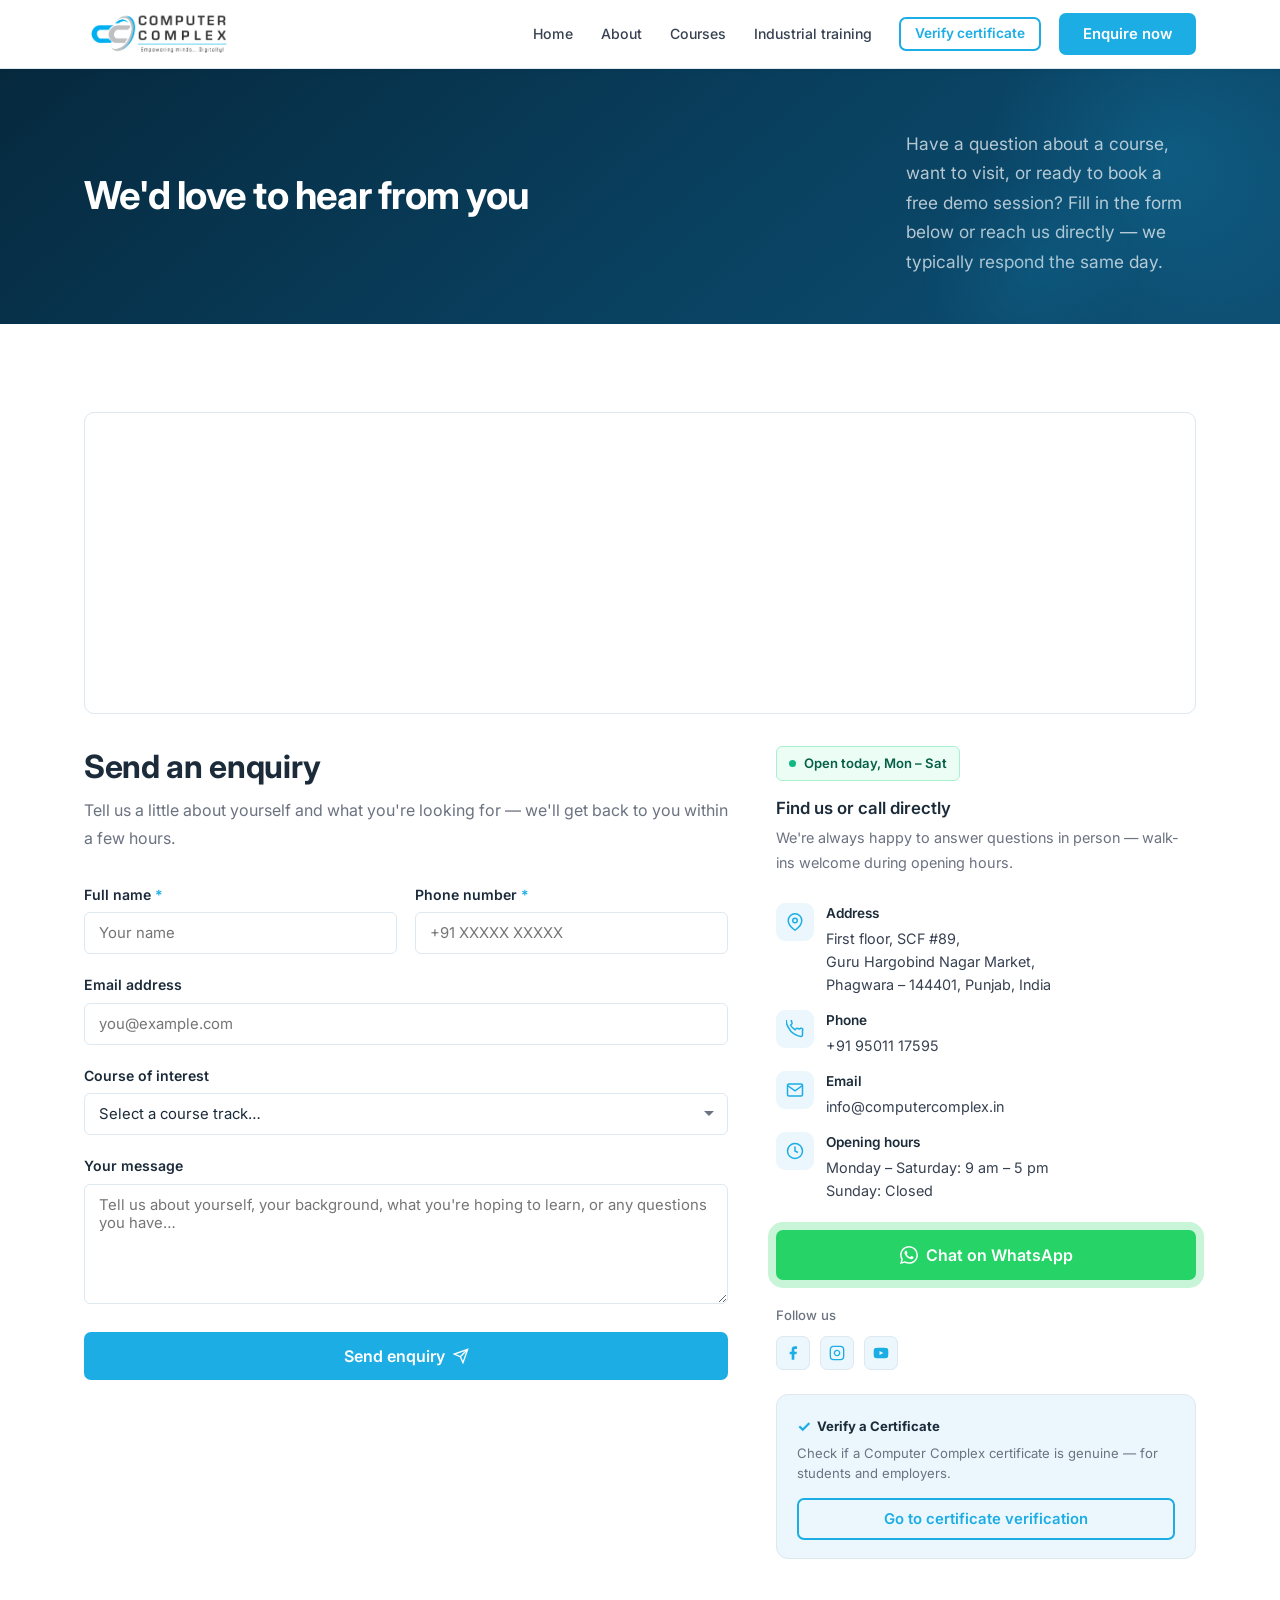
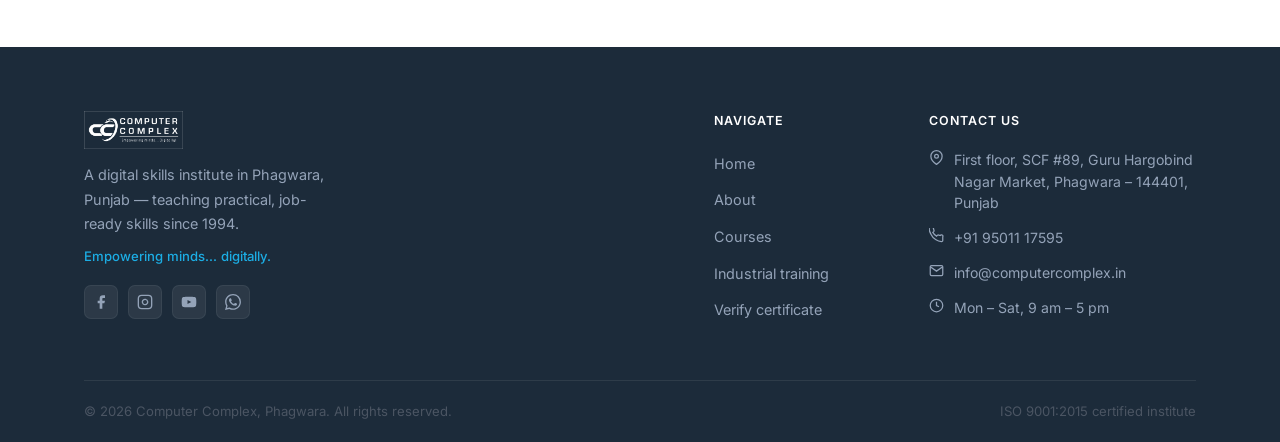
<file: contact.html>
<!DOCTYPE html>
<html lang="en">
<head>
  <meta charset="UTF-8">
  <meta name="viewport" content="width=device-width, initial-scale=1.0">
  <title>Contact — Computer Complex | Phagwara</title>
  <meta name="description" content="Get in touch with Computer Complex in Phagwara, Punjab. Visit us at SCF #89, Guru Hargobind Nagar Market, or send an enquiry online.">
  <link rel="icon" type="image/png" href="favicon.png">
  <link rel="apple-touch-icon" href="favicon.png">
  <link rel="stylesheet" href="style.css">
  <link rel="stylesheet" href="illustrations.css">
</head>
<body>

<!-- ══════════════════════════════════════
     NAVIGATION
══════════════════════════════════════ -->
<nav class="nav" role="navigation" aria-label="Main navigation">
  <div class="container">
    <div class="nav-inner">
      <a href="index.html" class="nav-logo" aria-label="Computer Complex — home">
        <img src="CC logo.png" alt="Computer Complex">
      </a>
      <div class="nav-links" role="menubar">
        <a href="index.html" role="menuitem">Home</a>
        <a href="about.html" role="menuitem">About</a>
        <a href="courses.html" role="menuitem">Courses</a>
        <a href="industrial-training.html" role="menuitem">Industrial training</a>
      </div>
      <a href="verify.html" class="btn btn-secondary nav-verify">Verify certificate</a>
      <a href="contact.html" class="btn btn-primary nav-cta">Enquire now</a>
      <button class="nav-hamburger" id="hamburger" aria-label="Open navigation menu" aria-expanded="false" aria-controls="mobileNav">
        <span></span><span></span><span></span>
      </button>
    </div>
    <nav class="nav-mobile" id="mobileNav" aria-label="Mobile navigation">
      <a href="index.html">Home</a>
      <a href="about.html">About</a>
      <a href="courses.html">Courses</a>
      <a href="industrial-training.html">Industrial training</a>
      <a href="verify.html">Verify certificate</a>
      <a href="contact.html" class="btn btn-primary">Enquire now</a>
    </nav>
  </div>
</nav>

<!-- ══════════════════════════════════════
     PAGE HERO
══════════════════════════════════════ -->
<header class="page-hero" aria-labelledby="contact-page-heading">
  <div class="container">
    <h1 id="contact-page-heading">We'd love to hear from you</h1>
    <p>Have a question about a course, want to visit, or ready to book a free demo session? Fill in the form below or reach us directly — we typically respond the same day.</p>
  </div>
</header>

<!-- ══════════════════════════════════════
     MAP + CONTACT
══════════════════════════════════════ -->
<section class="section" aria-label="Location and enquiry form">
  <div class="container">

    <!-- Map -->
    <div class="map-wrap" aria-label="Institute location on map">
      <iframe
        src="https://maps.google.com/maps?q=Guru+Hargobind+Nagar+Market+Phagwara+Punjab+144401+India&output=embed"
        width="100%"
        height="340"
        style="border:0;"
        allowfullscreen=""
        loading="lazy"
        referrerpolicy="no-referrer-when-downgrade"
        title="Computer Complex location — Guru Hargobind Nagar Market, Phagwara">
      </iframe>
    </div>

    <!-- Two column: form + contact details -->
    <div class="contact-layout">

      <!-- Enquiry form -->
      <div>
        <div style="margin-bottom:32px;">
          <h2 style="margin-bottom:10px;">Send an enquiry</h2>
          <p style="color:var(--muted);">Tell us a little about yourself and what you're looking for — we'll get back to you within a few hours.</p>
        </div>

        <form id="enquiryForm" novalidate aria-label="Enquiry form">
          <div class="form-grid" style="gap:20px;">

            <div class="form-grid cols-2">
              <div class="form-group">
                <label for="f-name">Full name <span aria-hidden="true" style="color:var(--blue);">*</span></label>
                <input type="text" id="f-name" name="name" placeholder="Your name" required autocomplete="name">
              </div>
              <div class="form-group">
                <label for="f-phone">Phone number <span aria-hidden="true" style="color:var(--blue);">*</span></label>
                <input type="tel" id="f-phone" name="phone" placeholder="+91 XXXXX XXXXX" required autocomplete="tel">
              </div>
            </div>

            <div class="form-group">
              <label for="f-email">Email address</label>
              <input type="email" id="f-email" name="email" placeholder="you@example.com" autocomplete="email">
            </div>

            <div class="form-group">
              <label for="f-course">Course of interest</label>
              <select id="f-course" name="course">
                <option value="" disabled selected>Select a course track…</option>
                <option value="smart-skills">Smart skills — Computer &amp; AI basics</option>
                <option value="smart-marketer">Smart marketer — Digital marketing</option>
                <option value="smart-designer">Smart designer — Graphic design</option>
                <option value="money-smart">Money smart — Accounts &amp; GST</option>
                <option value="smart-coder">Smart coder — Programming</option>
                <option value="smart-developer">Smart developer — Web development</option>
                <option value="speak-smart">Speak smart — Spoken English</option>
                <option value="industrial-training">Industrial training</option>
                <option value="not-sure">Not sure yet — need guidance</option>
              </select>
            </div>

            <div class="form-group">
              <label for="f-message">Your message</label>
              <textarea id="f-message" name="message" rows="5" placeholder="Tell us about yourself, your background, what you're hoping to learn, or any questions you have…"></textarea>
            </div>

            <div class="form-submit">
              <button type="submit" class="btn btn-primary btn-lg" style="width:100%;justify-content:center;">
                Send enquiry
                <svg width="16" height="16" fill="none" stroke="currentColor" stroke-width="2" viewBox="0 0 24 24" aria-hidden="true"><line x1="22" y1="2" x2="11" y2="13"/><polygon points="22 2 15 22 11 13 2 9 22 2"/></svg>
              </button>
            </div>

          </div>
        </form>
      </div>

      <!-- Contact details panel -->
      <aside>
        <div style="margin-bottom:28px;">
          <div class="hours-badge" style="margin-bottom:16px;">
            <span class="dot" aria-hidden="true"></span>
            Open today, Mon – Sat
          </div>
          <h3 style="margin-bottom:6px;">Find us or call directly</h3>
          <p style="font-size:.9rem;color:var(--muted);">We're always happy to answer questions in person — walk-ins welcome during opening hours.</p>
        </div>

        <div class="contact-details">

          <div class="contact-detail-item">
            <div class="ping-wrap" aria-hidden="true">
              <span class="ping-ring"></span>
              <span class="ping-ring"></span>
              <div class="contact-detail-icon">
                <svg width="18" height="18" fill="none" stroke="currentColor" stroke-width="2" viewBox="0 0 24 24"><path d="M21 10c0 7-9 13-9 13s-9-6-9-13a9 9 0 0118 0z"/><circle cx="12" cy="10" r="3"/></svg>
              </div>
            </div>
            <div class="contact-detail-text">
              <strong>Address</strong>
              First floor, SCF #89,<br>
              Guru Hargobind Nagar Market,<br>
              Phagwara &ndash; 144401, Punjab, India
            </div>
          </div>

          <div class="contact-detail-item">
            <div class="contact-detail-icon" aria-hidden="true">
              <svg width="18" height="18" fill="none" stroke="currentColor" stroke-width="2" viewBox="0 0 24 24"><path d="M22 16.92v3a2 2 0 01-2.18 2 19.79 19.79 0 01-8.63-3.07A19.5 19.5 0 013.07 9.91 19.79 19.79 0 01.22 1.31 2 2 0 012.22-.87h3a2 2 0 012 1.72 12.84 12.84 0 00.7 2.81 2 2 0 01-.45 2.11L6.09 7a16 16 0 006 6l1.27-1.27a2 2 0 012.11-.45 12.84 12.84 0 002.81.7A2 2 0 0122 14z"/></svg>
            </div>
            <div class="contact-detail-text">
              <strong>Phone</strong>
              <a href="tel:+919501117595">+91 95011 17595</a><br>
            </div>
          </div>

          <div class="contact-detail-item">
            <div class="contact-detail-icon" aria-hidden="true">
              <svg width="18" height="18" fill="none" stroke="currentColor" stroke-width="2" viewBox="0 0 24 24"><path d="M4 4h16c1.1 0 2 .9 2 2v12c0 1.1-.9 2-2 2H4c-1.1 0-2-.9-2-2V6c0-1.1.9-2 2-2z"/><polyline points="22,6 12,13 2,6"/></svg>
            </div>
            <div class="contact-detail-text">
              <strong>Email</strong>
              <a href="mailto:info@computercomplex.in">info@computercomplex.in</a>
            </div>
          </div>

          <div class="contact-detail-item">
            <div class="contact-detail-icon" aria-hidden="true">
              <svg width="18" height="18" fill="none" stroke="currentColor" stroke-width="2" viewBox="0 0 24 24"><circle cx="12" cy="12" r="10"/><polyline points="12 6 12 12 16 14"/></svg>
            </div>
            <div class="contact-detail-text">
              <strong>Opening hours</strong>
              Monday – Saturday: 9 am – 5 pm<br>
              Sunday: Closed
            </div>
          </div>

        </div><!-- /contact-details -->

        <!-- WhatsApp CTA -->
        <a href="https://wa.me/919501117595?text=Hi%2C+I%27d+like+to+know+more+about+Computer+Complex+courses."
           target="_blank"
           rel="noopener noreferrer"
           class="btn btn-primary btn-lg"
           style="width:100%;justify-content:center;margin-top:28px;background:#25D366;border-color:#25D366;"
           aria-label="Chat on WhatsApp">
          <svg width="18" height="18" fill="currentColor" viewBox="0 0 24 24" aria-hidden="true"><path d="M17.472 14.382c-.297-.149-1.758-.867-2.03-.967-.273-.099-.471-.148-.67.15-.197.297-.767.966-.94 1.164-.173.199-.347.223-.644.075-.297-.15-1.255-.463-2.39-1.475-.883-.788-1.48-1.761-1.653-2.059-.173-.297-.018-.458.13-.606.134-.133.298-.347.446-.52.149-.174.198-.298.298-.497.099-.198.05-.371-.025-.52-.075-.149-.669-1.612-.916-2.207-.242-.579-.487-.5-.669-.51-.173-.008-.371-.01-.57-.01-.198 0-.52.074-.792.372-.272.297-1.04 1.016-1.04 2.479 0 1.462 1.065 2.875 1.213 3.074.149.198 2.096 3.2 5.077 4.487.709.306 1.262.489 1.694.625.712.227 1.36.195 1.871.118.571-.085 1.758-.719 2.006-1.413.248-.694.248-1.289.173-1.413-.074-.124-.272-.198-.57-.347m-5.421 7.403h-.004a9.87 9.87 0 01-5.031-1.378l-.361-.214-3.741.982.998-3.648-.235-.374a9.86 9.86 0 01-1.51-5.26c.001-5.45 4.436-9.884 9.888-9.884 2.64 0 5.122 1.03 6.988 2.898a9.825 9.825 0 012.893 6.994c-.003 5.45-4.437 9.884-9.885 9.884m8.413-18.297A11.815 11.815 0 0012.05 0C5.495 0 .16 5.335.157 11.892c0 2.096.547 4.142 1.588 5.945L.057 24l6.305-1.654a11.882 11.882 0 005.683 1.448h.005c6.554 0 11.89-5.335 11.893-11.893a11.821 11.821 0 00-3.48-8.413z"/></svg>
          Chat on WhatsApp
        </a>

        <!-- Social links -->
        <div style="margin-top:24px;">
          <p style="font-size:.82rem;color:var(--muted);margin-bottom:10px;font-weight:500;">Follow us</p>
          <div class="social-links" aria-label="Social media" style="gap:10px;">
            <a href="https://www.facebook.com/computercomplexpgw" aria-label="Facebook" target="_blank" rel="noopener noreferrer" style="background:var(--blue-bg);color:var(--blue);border:1px solid var(--border);">
              <svg width="16" height="16" fill="currentColor" viewBox="0 0 24 24"><path d="M18 2h-3a5 5 0 00-5 5v3H7v4h3v8h4v-8h3l1-4h-4V7a1 1 0 011-1h3z"/></svg>
            </a>
            <a href="https://www.instagram.com/computercomplexindia/" aria-label="Instagram" target="_blank" rel="noopener noreferrer" style="background:var(--blue-bg);color:var(--blue);border:1px solid var(--border);">
              <svg width="16" height="16" fill="none" stroke="currentColor" stroke-width="2" viewBox="0 0 24 24"><rect x="2" y="2" width="20" height="20" rx="5"/><path d="M16 11.37A4 4 0 1112.63 8 4 4 0 0116 11.37z"/><line x1="17.5" y1="6.5" x2="17.51" y2="6.5"/></svg>
            </a>
            <a href="https://youtube.com/@computercomplex" aria-label="YouTube" target="_blank" rel="noopener noreferrer" style="background:var(--blue-bg);color:var(--blue);border:1px solid var(--border);">
              <svg width="16" height="16" fill="currentColor" viewBox="0 0 24 24"><path d="M22.54 6.42a2.78 2.78 0 00-1.95-1.96C18.88 4 12 4 12 4s-6.88 0-8.59.46a2.78 2.78 0 00-1.95 1.96A29 29 0 001 12a29 29 0 00.46 5.58A2.78 2.78 0 003.41 19.6C5.12 20 12 20 12 20s6.88 0 8.59-.46a2.78 2.78 0 001.95-1.95A29 29 0 0023 12a29 29 0 00-.46-5.58zM9.75 15.02V8.98L15.5 12l-5.75 3.02z"/></svg>
            </a>
          </div>
        </div>

        <!-- Verify Certificate -->
        <div style="margin-top:24px;padding:18px 20px;background:var(--blue-bg);border:1px solid var(--border);border-radius:12px;">
          <p style="font-size:.82rem;font-weight:700;color:var(--charcoal);margin-bottom:4px;display:flex;align-items:center;gap:6px;">
            <span style="color:var(--blue);font-size:1rem;">&#10003;</span> Verify a Certificate
          </p>
          <p style="font-size:.82rem;color:var(--muted);margin-bottom:14px;line-height:1.5;">Check if a Computer Complex certificate is genuine — for students and employers.</p>
          <a href="verify.html" class="btn btn-secondary" style="width:100%;justify-content:center;">Go to certificate verification</a>
        </div>

      </aside>

    </div><!-- /contact-layout -->

  </div>
</section>

<!-- ══════════════════════════════════════
     FOOTER
══════════════════════════════════════ -->
<footer class="footer" role="contentinfo">
  <div class="container">
    <div class="footer-grid">

      <div class="footer-brand">
        <img src="CC logo.png" alt="Computer Complex">
        <p>A digital skills institute in Phagwara, Punjab — teaching practical, job-ready skills since 1994.</p>
        <p class="tagline">Empowering minds... digitally.</p>
        <div class="social-links" style="margin-top:18px;" aria-label="Social media">
          <a href="https://www.facebook.com/computercomplexpgw" aria-label="Facebook" target="_blank" rel="noopener noreferrer">
            <svg width="16" height="16" fill="currentColor" viewBox="0 0 24 24"><path d="M18 2h-3a5 5 0 00-5 5v3H7v4h3v8h4v-8h3l1-4h-4V7a1 1 0 011-1h3z"/></svg>
          </a>
          <a href="https://www.instagram.com/computercomplexindia/" aria-label="Instagram" target="_blank" rel="noopener noreferrer">
            <svg width="16" height="16" fill="none" stroke="currentColor" stroke-width="2" viewBox="0 0 24 24"><rect x="2" y="2" width="20" height="20" rx="5"/><path d="M16 11.37A4 4 0 1112.63 8 4 4 0 0116 11.37z"/><line x1="17.5" y1="6.5" x2="17.51" y2="6.5"/></svg>
          </a>
          <a href="https://youtube.com/@computercomplex" aria-label="YouTube" target="_blank" rel="noopener noreferrer">
            <svg width="16" height="16" fill="currentColor" viewBox="0 0 24 24"><path d="M22.54 6.42a2.78 2.78 0 00-1.95-1.96C18.88 4 12 4 12 4s-6.88 0-8.59.46a2.78 2.78 0 00-1.95 1.96A29 29 0 001 12a29 29 0 00.46 5.58A2.78 2.78 0 003.41 19.6C5.12 20 12 20 12 20s6.88 0 8.59-.46a2.78 2.78 0 001.95-1.95A29 29 0 0023 12a29 29 0 00-.46-5.58zM9.75 15.02V8.98L15.5 12l-5.75 3.02z"/></svg>
          </a>
          <a href="https://wa.me/919501117595" aria-label="WhatsApp" target="_blank" rel="noopener noreferrer">
            <svg width="16" height="16" fill="currentColor" viewBox="0 0 24 24"><path d="M17.472 14.382c-.297-.149-1.758-.867-2.03-.967-.273-.099-.471-.148-.67.15-.197.297-.767.966-.94 1.164-.173.199-.347.223-.644.075-.297-.15-1.255-.463-2.39-1.475-.883-.788-1.48-1.761-1.653-2.059-.173-.297-.018-.458.13-.606.134-.133.298-.347.446-.52.149-.174.198-.298.298-.497.099-.198.05-.371-.025-.52-.075-.149-.669-1.612-.916-2.207-.242-.579-.487-.5-.669-.51-.173-.008-.371-.01-.57-.01-.198 0-.52.074-.792.372-.272.297-1.04 1.016-1.04 2.479 0 1.462 1.065 2.875 1.213 3.074.149.198 2.096 3.2 5.077 4.487.709.306 1.262.489 1.694.625.712.227 1.36.195 1.871.118.571-.085 1.758-.719 2.006-1.413.248-.694.248-1.289.173-1.413-.074-.124-.272-.198-.57-.347m-5.421 7.403h-.004a9.87 9.87 0 01-5.031-1.378l-.361-.214-3.741.982.998-3.648-.235-.374a9.86 9.86 0 01-1.51-5.26c.001-5.45 4.436-9.884 9.888-9.884 2.64 0 5.122 1.03 6.988 2.898a9.825 9.825 0 012.893 6.994c-.003 5.45-4.437 9.884-9.885 9.884m8.413-18.297A11.815 11.815 0 0012.05 0C5.495 0 .16 5.335.157 11.892c0 2.096.547 4.142 1.588 5.945L.057 24l6.305-1.654a11.882 11.882 0 005.683 1.448h.005c6.554 0 11.89-5.335 11.893-11.893a11.821 11.821 0 00-3.48-8.413z"/></svg>
          </a>
        </div>
      </div>

      <div>
        <h4>Navigate</h4>
        <ul class="footer-links">
          <li><a href="index.html">Home</a></li>
          <li><a href="about.html">About</a></li>
          <li><a href="courses.html">Courses</a></li>
          <li><a href="industrial-training.html">Industrial training</a></li>
          <li><a href="verify.html">Verify certificate</a></li>
        </ul>
      </div>

      <div>
        <h4>Contact us</h4>
        <ul class="footer-contact">
          <li>
            <svg width="15" height="15" fill="none" stroke="currentColor" stroke-width="2" viewBox="0 0 24 24" aria-hidden="true"><path d="M21 10c0 7-9 13-9 13s-9-6-9-13a9 9 0 0118 0z"/><circle cx="12" cy="10" r="3"/></svg>
            <span>First floor, SCF #89, Guru Hargobind Nagar Market, Phagwara &ndash; 144401, Punjab</span>
          </li>
          <li>
            <svg width="15" height="15" fill="none" stroke="currentColor" stroke-width="2" viewBox="0 0 24 24" aria-hidden="true"><path d="M22 16.92v3a2 2 0 01-2.18 2 19.79 19.79 0 01-8.63-3.07A19.5 19.5 0 013.07 9.91 19.79 19.79 0 01.22 1.31 2 2 0 012.22-.87h3a2 2 0 012 1.72 12.84 12.84 0 00.7 2.81 2 2 0 01-.45 2.11L6.09 7a16 16 0 006 6l1.27-1.27a2 2 0 012.11-.45 12.84 12.84 0 002.81.7A2 2 0 0122 14z"/></svg>
            <a href="tel:+919501117595">+91 95011 17595</a>
          </li>
          <li>
            <svg width="15" height="15" fill="none" stroke="currentColor" stroke-width="2" viewBox="0 0 24 24" aria-hidden="true"><path d="M4 4h16c1.1 0 2 .9 2 2v12c0 1.1-.9 2-2 2H4c-1.1 0-2-.9-2-2V6c0-1.1.9-2 2-2z"/><polyline points="22,6 12,13 2,6"/></svg>
            <a href="mailto:info@computercomplex.in">info@computercomplex.in</a>
          </li>
          <li>
            <svg width="15" height="15" fill="none" stroke="currentColor" stroke-width="2" viewBox="0 0 24 24" aria-hidden="true"><circle cx="12" cy="12" r="10"/><polyline points="12 6 12 12 16 14"/></svg>
            <span>Mon – Sat, 9 am – 5 pm</span>
          </li>
        </ul>
      </div>

    </div><!-- /footer-grid -->

    <div class="footer-bottom">
      <span>&copy; 2026 Computer Complex, Phagwara. All rights reserved.</span>
      <span>ISO 9001:2015 certified institute</span>
    </div>
  </div>
</footer>

<script src="main.js"></script>
<script src="illustrations.js"></script>
</body>
</html>
</file>
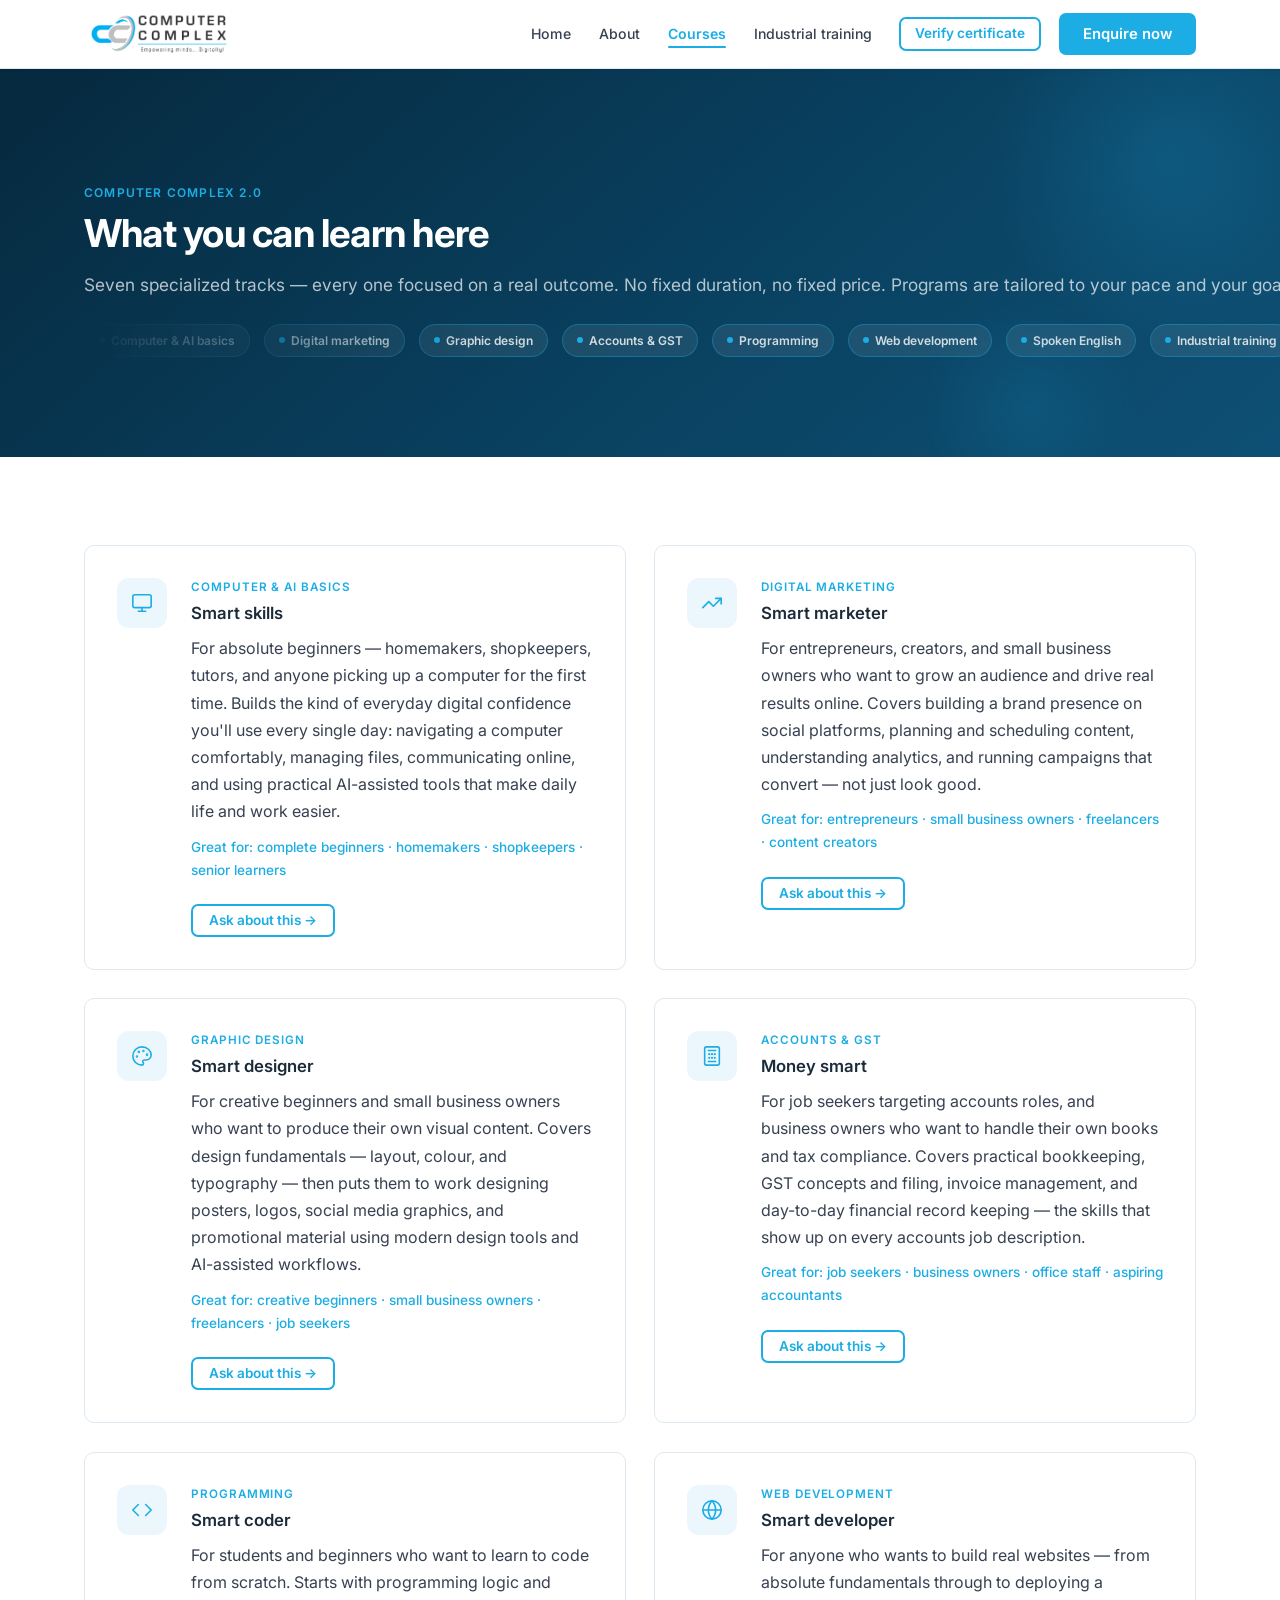
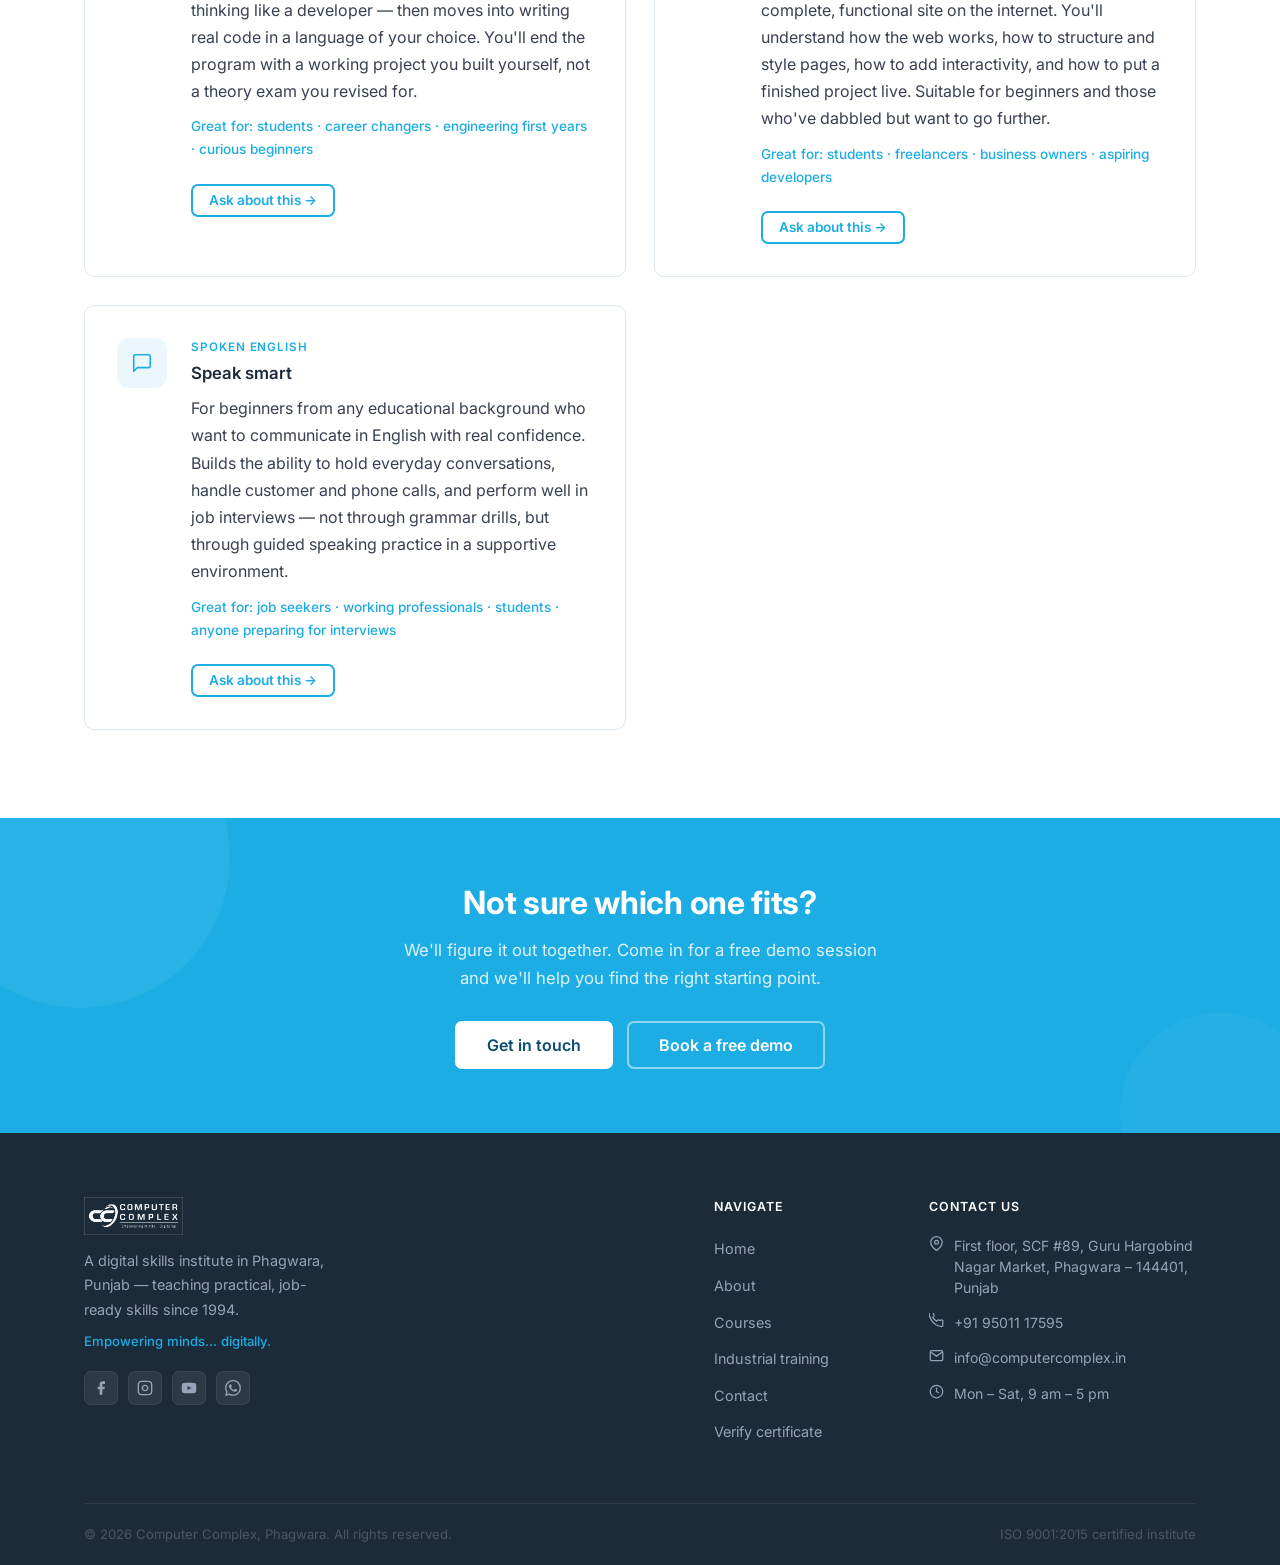
<file: courses.html>
<!DOCTYPE html>
<html lang="en">
<head>
  <meta charset="UTF-8">
  <meta name="viewport" content="width=device-width, initial-scale=1.0">
  <title>Courses — Computer Complex | Phagwara</title>
  <meta name="description" content="Explore 7 digital skills courses at Computer Complex, Phagwara — computer basics, web development, graphic design, digital marketing, accounting, spoken English.">
  <link rel="icon" type="image/png" href="favicon.png">
  <link rel="apple-touch-icon" href="favicon.png">
  <link rel="stylesheet" href="style.css">
  <link rel="stylesheet" href="illustrations.css">
</head>
<body>

<!-- ══════════════════════════════════════
     NAVIGATION
══════════════════════════════════════ -->
<nav class="nav" role="navigation" aria-label="Main navigation">
  <div class="container">
    <div class="nav-inner">
      <a href="index.html" class="nav-logo" aria-label="Computer Complex — home">
        <img src="CC logo.png" alt="Computer Complex">
      </a>
      <div class="nav-links" role="menubar">
        <a href="index.html" role="menuitem">Home</a>
        <a href="about.html" role="menuitem">About</a>
        <a href="courses.html" class="active" role="menuitem">Courses</a>
        <a href="industrial-training.html" role="menuitem">Industrial training</a>
      </div>
      <a href="verify.html" class="btn btn-secondary nav-verify">Verify certificate</a>
      <a href="contact.html" class="btn btn-primary nav-cta">Enquire now</a>
      <button class="nav-hamburger" id="hamburger" aria-label="Open navigation menu" aria-expanded="false" aria-controls="mobileNav">
        <span></span><span></span><span></span>
      </button>
    </div>
    <nav class="nav-mobile" id="mobileNav" aria-label="Mobile navigation">
      <a href="index.html">Home</a>
      <a href="about.html">About</a>
      <a href="courses.html">Courses</a>
      <a href="industrial-training.html">Industrial training</a>
      <a href="verify.html">Verify certificate</a>
      <a href="contact.html" class="btn btn-primary">Enquire now</a>
    </nav>
  </div>
</nav>

<!-- ══════════════════════════════════════
     PAGE HERO
══════════════════════════════════════ -->
<header class="page-hero" aria-labelledby="courses-page-heading">
  <div class="particle-field" aria-hidden="true"></div>
  <div class="container">
    <div class="ph-text">
      <span class="eyebrow">Computer Complex 2.0</span>
      <h1 id="courses-page-heading">What you can learn here</h1>
      <p>Seven specialized tracks — every one focused on a real outcome. No fixed duration, no fixed price. Programs are tailored to your pace and your goals.</p>
      <!-- Scrolling skill tag marquee -->
      <div class="course-tag-strip" aria-hidden="true">
        <div class="cts-inner">
          <span class="ctag"><span class="ctag-dot"></span>Computer &amp; AI basics</span>
          <span class="ctag"><span class="ctag-dot"></span>Digital marketing</span>
          <span class="ctag"><span class="ctag-dot"></span>Graphic design</span>
          <span class="ctag"><span class="ctag-dot"></span>Accounts &amp; GST</span>
          <span class="ctag"><span class="ctag-dot"></span>Programming</span>
          <span class="ctag"><span class="ctag-dot"></span>Web development</span>
          <span class="ctag"><span class="ctag-dot"></span>Spoken English</span>
          <span class="ctag"><span class="ctag-dot"></span>Industrial training</span>
          <span class="ctag"><span class="ctag-dot"></span>Placement support</span>
          <span class="ctag"><span class="ctag-dot"></span>ISO certified</span>
          <span class="ctag"><span class="ctag-dot"></span>30+ years</span>
        </div>
        <div class="cts-inner" aria-hidden="true">
          <span class="ctag"><span class="ctag-dot"></span>Computer &amp; AI basics</span>
          <span class="ctag"><span class="ctag-dot"></span>Digital marketing</span>
          <span class="ctag"><span class="ctag-dot"></span>Graphic design</span>
          <span class="ctag"><span class="ctag-dot"></span>Accounts &amp; GST</span>
          <span class="ctag"><span class="ctag-dot"></span>Programming</span>
          <span class="ctag"><span class="ctag-dot"></span>Web development</span>
          <span class="ctag"><span class="ctag-dot"></span>Spoken English</span>
          <span class="ctag"><span class="ctag-dot"></span>Industrial training</span>
          <span class="ctag"><span class="ctag-dot"></span>Placement support</span>
          <span class="ctag"><span class="ctag-dot"></span>ISO certified</span>
          <span class="ctag"><span class="ctag-dot"></span>30+ years</span>
        </div>
      </div>
    </div>
    <div class="ph-visual" aria-hidden="true">
      <!-- 7-track radial: one node per course track -->
      <svg viewBox="0 0 290 280" xmlns="http://www.w3.org/2000/svg" fill="none">
        <!-- Concentric rings -->
        <circle cx="145" cy="140" r="105" stroke="rgba(28,173,228,.07)" stroke-width="1" stroke-dasharray="4 9"/>
        <circle cx="145" cy="140" r="75"  stroke="rgba(28,173,228,.1)"  stroke-width="1" stroke-dasharray="4 7"/>
        <circle cx="145" cy="140" r="44"  stroke="rgba(28,173,228,.15)" stroke-width="1" stroke-dasharray="3 5"/>
        <!-- Spokes (hub edge → node) -->
        <line x1="145" y1="116" x2="145" y2="64"  stroke="rgba(28,173,228,.22)" stroke-width="1"/>
        <line x1="159" y1="126" x2="203" y2="92"  stroke="rgba(28,173,228,.22)" stroke-width="1"/>
        <line x1="165" y1="147" x2="223" y2="163" stroke="rgba(28,173,228,.22)" stroke-width="1"/>
        <line x1="153" y1="161" x2="176" y2="212" stroke="rgba(28,173,228,.22)" stroke-width="1"/>
        <line x1="137" y1="161" x2="114" y2="212" stroke="rgba(28,173,228,.22)" stroke-width="1"/>
        <line x1="125" y1="147" x2="67"  y2="163" stroke="rgba(28,173,228,.22)" stroke-width="1"/>
        <line x1="131" y1="126" x2="87"  y2="92"  stroke="rgba(28,173,228,.22)" stroke-width="1"/>
        <!-- Central hub -->
        <g class="ph-pulse" style="transform-origin:145px 140px">
          <circle cx="145" cy="140" r="20" fill="rgba(28,173,228,.2)"  stroke="#1CADE4" stroke-width="1.5"/>
          <circle cx="145" cy="140" r="10" fill="rgba(28,173,228,.45)"/>
          <circle cx="145" cy="140" r="4"  fill="#1CADE4"/>
        </g>
        <!-- 7 nodes — sequential glow via ph-node-seq -->
        <g class="ph-node-seq">
          <circle cx="145" cy="50"  r="14" fill="rgba(28,173,228,.22)" stroke="#1CADE4" stroke-width="1.5"/>
          <circle cx="215" cy="84"  r="14" fill="rgba(28,173,228,.22)" stroke="#1CADE4" stroke-width="1.5"/>
          <circle cx="233" cy="160" r="14" fill="rgba(28,173,228,.22)" stroke="#1CADE4" stroke-width="1.5"/>
          <circle cx="184" cy="221" r="14" fill="rgba(28,173,228,.22)" stroke="#1CADE4" stroke-width="1.5"/>
          <circle cx="106" cy="221" r="14" fill="rgba(28,173,228,.22)" stroke="#1CADE4" stroke-width="1.5"/>
          <circle cx="57"  cy="160" r="14" fill="rgba(28,173,228,.22)" stroke="#1CADE4" stroke-width="1.5"/>
          <circle cx="75"  cy="84"  r="14" fill="rgba(28,173,228,.22)" stroke="#1CADE4" stroke-width="1.5"/>
        </g>
        <!-- Center dots on nodes -->
        <circle cx="145" cy="50"  r="4.5" fill="#1CADE4"/>
        <circle cx="215" cy="84"  r="4.5" fill="#1CADE4"/>
        <circle cx="233" cy="160" r="4.5" fill="#1CADE4"/>
        <circle cx="184" cy="221" r="4.5" fill="#1CADE4"/>
        <circle cx="106" cy="221" r="4.5" fill="#1CADE4"/>
        <circle cx="57"  cy="160" r="4.5" fill="#1CADE4"/>
        <circle cx="75"  cy="84"  r="4.5" fill="#1CADE4"/>
        <!-- Corner sparkles -->
        <circle class="ph-spark" cx="14"  cy="14"  r="3"   fill="#1CADE4" style="animation-delay:0s"/>
        <circle class="ph-spark" cx="274" cy="10"  r="2.5" fill="#1CADE4" style="animation-delay:.8s"/>
        <circle class="ph-spark" cx="278" cy="268" r="3"   fill="#1CADE4" style="animation-delay:1.6s"/>
        <circle class="ph-spark" cx="10"  cy="266" r="2.5" fill="#1CADE4" style="animation-delay:2.4s"/>
      </svg>
    </div>
  </div>
</header>

<!-- ══════════════════════════════════════
     COURSES GRID
══════════════════════════════════════ -->
<section class="section" aria-label="Course listing">
  <div class="container">

    <div style="display:grid;grid-template-columns:repeat(2,1fr);gap:28px;" class="courses-full-grid">

      <!-- 1. Smart skills -->
      <article class="card" id="smart-skills" style="flex-direction:row;gap:24px;padding:32px;">
        <div style="flex-shrink:0;">
          <div class="card-icon" style="margin-bottom:0;">
            <svg width="22" height="22" fill="none" stroke="currentColor" stroke-width="1.75" stroke-linecap="round" stroke-linejoin="round" viewBox="0 0 24 24" aria-hidden="true"><rect x="2" y="3" width="20" height="14" rx="2"/><path d="M8 21h8M12 17v4"/></svg>
          </div>
        </div>
        <div style="flex:1;">
          <div class="card-label">Computer &amp; AI basics</div>
          <h3 style="margin-bottom:10px;">Smart skills</h3>
          <p style="margin-bottom:10px;">For absolute beginners — homemakers, shopkeepers, tutors, and anyone picking up a computer for the first time. Builds the kind of everyday digital confidence you'll use every single day: navigating a computer comfortably, managing files, communicating online, and using practical AI-assisted tools that make daily life and work easier.</p>
          <p style="font-size:.85rem;color:var(--blue);font-weight:500;">Great for: complete beginners &middot; homemakers &middot; shopkeepers &middot; senior learners</p>
          <div class="card-footer">
            <a href="contact.html?course=smart-skills" class="btn btn-secondary btn-sm">Ask about this &rarr;</a>
          </div>
        </div>
      </article>

      <!-- 2. Smart marketer -->
      <article class="card" id="smart-marketer" style="flex-direction:row;gap:24px;padding:32px;">
        <div style="flex-shrink:0;">
          <div class="card-icon" style="margin-bottom:0;">
            <svg width="22" height="22" fill="none" stroke="currentColor" stroke-width="1.75" stroke-linecap="round" stroke-linejoin="round" viewBox="0 0 24 24" aria-hidden="true"><polyline points="22 7 13.5 15.5 8.5 10.5 2 17"/><polyline points="16 7 22 7 22 13"/></svg>
          </div>
        </div>
        <div style="flex:1;">
          <div class="card-label">Digital marketing</div>
          <h3 style="margin-bottom:10px;">Smart marketer</h3>
          <p style="margin-bottom:10px;">For entrepreneurs, creators, and small business owners who want to grow an audience and drive real results online. Covers building a brand presence on social platforms, planning and scheduling content, understanding analytics, and running campaigns that convert — not just look good.</p>
          <p style="font-size:.85rem;color:var(--blue);font-weight:500;">Great for: entrepreneurs &middot; small business owners &middot; freelancers &middot; content creators</p>
          <div class="card-footer">
            <a href="contact.html?course=smart-marketer" class="btn btn-secondary btn-sm">Ask about this &rarr;</a>
          </div>
        </div>
      </article>

      <!-- 3. Smart designer -->
      <article class="card" id="smart-designer" style="flex-direction:row;gap:24px;padding:32px;">
        <div style="flex-shrink:0;">
          <div class="card-icon" style="margin-bottom:0;">
            <svg width="22" height="22" fill="none" stroke="currentColor" stroke-width="1.75" stroke-linecap="round" stroke-linejoin="round" viewBox="0 0 24 24" aria-hidden="true"><circle cx="13.5" cy="6.5" r=".5" fill="currentColor"/><circle cx="17.5" cy="10.5" r=".5" fill="currentColor"/><circle cx="8.5" cy="7.5" r=".5" fill="currentColor"/><circle cx="6.5" cy="12.5" r=".5" fill="currentColor"/><path d="M12 2C6.5 2 2 6.5 2 12s4.5 10 10 10c.926 0 1.648-.746 1.648-1.688 0-.437-.18-.835-.437-1.125-.29-.289-.438-.652-.438-1.125a1.64 1.64 0 011.668-1.668h1.996c3.051 0 5.555-2.503 5.555-5.554C21.965 6.012 17.461 2 12 2z"/></svg>
          </div>
        </div>
        <div style="flex:1;">
          <div class="card-label">Graphic design</div>
          <h3 style="margin-bottom:10px;">Smart designer</h3>
          <p style="margin-bottom:10px;">For creative beginners and small business owners who want to produce their own visual content. Covers design fundamentals — layout, colour, and typography — then puts them to work designing posters, logos, social media graphics, and promotional material using modern design tools and AI-assisted workflows.</p>
          <p style="font-size:.85rem;color:var(--blue);font-weight:500;">Great for: creative beginners &middot; small business owners &middot; freelancers &middot; job seekers</p>
          <div class="card-footer">
            <a href="contact.html?course=smart-designer" class="btn btn-secondary btn-sm">Ask about this &rarr;</a>
          </div>
        </div>
      </article>

      <!-- 4. Money smart -->
      <article class="card" id="money-smart" style="flex-direction:row;gap:24px;padding:32px;">
        <div style="flex-shrink:0;">
          <div class="card-icon" style="margin-bottom:0;">
            <svg width="22" height="22" fill="none" stroke="currentColor" stroke-width="1.75" stroke-linecap="round" stroke-linejoin="round" viewBox="0 0 24 24" aria-hidden="true"><rect x="4" y="2" width="16" height="20" rx="2"/><line x1="8" y1="6" x2="16" y2="6"/><line x1="9" y1="10" x2="9" y2="10" stroke-width="2.5"/><line x1="12" y1="10" x2="12" y2="10" stroke-width="2.5"/><line x1="15" y1="10" x2="15" y2="10" stroke-width="2.5"/><line x1="9" y1="14" x2="9" y2="14" stroke-width="2.5"/><line x1="12" y1="14" x2="12" y2="14" stroke-width="2.5"/><line x1="15" y1="14" x2="15" y2="14" stroke-width="2.5"/><line x1="8" y1="18" x2="16" y2="18"/></svg>
          </div>
        </div>
        <div style="flex:1;">
          <div class="card-label">Accounts &amp; GST</div>
          <h3 style="margin-bottom:10px;">Money smart</h3>
          <p style="margin-bottom:10px;">For job seekers targeting accounts roles, and business owners who want to handle their own books and tax compliance. Covers practical bookkeeping, GST concepts and filing, invoice management, and day-to-day financial record keeping — the skills that show up on every accounts job description.</p>
          <p style="font-size:.85rem;color:var(--blue);font-weight:500;">Great for: job seekers &middot; business owners &middot; office staff &middot; aspiring accountants</p>
          <div class="card-footer">
            <a href="contact.html?course=money-smart" class="btn btn-secondary btn-sm">Ask about this &rarr;</a>
          </div>
        </div>
      </article>

      <!-- 5. Smart coder -->
      <article class="card" id="smart-coder" style="flex-direction:row;gap:24px;padding:32px;">
        <div style="flex-shrink:0;">
          <div class="card-icon" style="margin-bottom:0;">
            <svg width="22" height="22" fill="none" stroke="currentColor" stroke-width="1.75" stroke-linecap="round" stroke-linejoin="round" viewBox="0 0 24 24" aria-hidden="true"><polyline points="16 18 22 12 16 6"/><polyline points="8 6 2 12 8 18"/></svg>
          </div>
        </div>
        <div style="flex:1;">
          <div class="card-label">Programming</div>
          <h3 style="margin-bottom:10px;">Smart coder</h3>
          <p style="margin-bottom:10px;">For students and beginners who want to learn to code from scratch. Starts with programming logic and thinking like a developer — then moves into writing real code in a language of your choice. You'll end the program with a working project you built yourself, not a theory exam you revised for.</p>
          <p style="font-size:.85rem;color:var(--blue);font-weight:500;">Great for: students &middot; career changers &middot; engineering first years &middot; curious beginners</p>
          <div class="card-footer">
            <a href="contact.html?course=smart-coder" class="btn btn-secondary btn-sm">Ask about this &rarr;</a>
          </div>
        </div>
      </article>

      <!-- 6. Smart developer -->
      <article class="card" id="smart-developer" style="flex-direction:row;gap:24px;padding:32px;">
        <div style="flex-shrink:0;">
          <div class="card-icon" style="margin-bottom:0;">
            <svg width="22" height="22" fill="none" stroke="currentColor" stroke-width="1.75" stroke-linecap="round" stroke-linejoin="round" viewBox="0 0 24 24" aria-hidden="true"><circle cx="12" cy="12" r="10"/><line x1="2" y1="12" x2="22" y2="12"/><path d="M12 2a15.3 15.3 0 014 10 15.3 15.3 0 01-4 10 15.3 15.3 0 01-4-10 15.3 15.3 0 014-10z"/></svg>
          </div>
        </div>
        <div style="flex:1;">
          <div class="card-label">Web development</div>
          <h3 style="margin-bottom:10px;">Smart developer</h3>
          <p style="margin-bottom:10px;">For anyone who wants to build real websites — from absolute fundamentals through to deploying a complete, functional site on the internet. You'll understand how the web works, how to structure and style pages, how to add interactivity, and how to put a finished project live. Suitable for beginners and those who've dabbled but want to go further.</p>
          <p style="font-size:.85rem;color:var(--blue);font-weight:500;">Great for: students &middot; freelancers &middot; business owners &middot; aspiring developers</p>
          <div class="card-footer">
            <a href="contact.html?course=smart-developer" class="btn btn-secondary btn-sm">Ask about this &rarr;</a>
          </div>
        </div>
      </article>

      <!-- 7. Speak smart -->
      <article class="card" id="speak-smart" style="flex-direction:row;gap:24px;padding:32px;">
        <div style="flex-shrink:0;">
          <div class="card-icon" style="margin-bottom:0;">
            <svg width="22" height="22" fill="none" stroke="currentColor" stroke-width="1.75" stroke-linecap="round" stroke-linejoin="round" viewBox="0 0 24 24" aria-hidden="true"><path d="M21 15a2 2 0 01-2 2H7l-4 4V5a2 2 0 012-2h14a2 2 0 012 2z"/></svg>
          </div>
        </div>
        <div style="flex:1;">
          <div class="card-label">Spoken English</div>
          <h3 style="margin-bottom:10px;">Speak smart</h3>
          <p style="margin-bottom:10px;">For beginners from any educational background who want to communicate in English with real confidence. Builds the ability to hold everyday conversations, handle customer and phone calls, and perform well in job interviews — not through grammar drills, but through guided speaking practice in a supportive environment.</p>
          <p style="font-size:.85rem;color:var(--blue);font-weight:500;">Great for: job seekers &middot; working professionals &middot; students &middot; anyone preparing for interviews</p>
          <div class="card-footer">
            <a href="contact.html?course=speak-smart" class="btn btn-secondary btn-sm">Ask about this &rarr;</a>
          </div>
        </div>
      </article>

    </div><!-- /grid -->
  </div>
</section>

<!-- ══════════════════════════════════════
     CLOSING CTA
══════════════════════════════════════ -->
<section class="cta-strip" aria-label="Get in touch">
  <div class="container">
    <h2>Not sure which one fits?</h2>
    <p>We'll figure it out together. Come in for a free demo session and we'll help you find the right starting point.</p>
    <div class="cta-btns">
      <a href="contact.html" class="btn btn-white btn-lg">Get in touch</a>
      <a href="contact.html" class="btn btn-ghost btn-lg">Book a free demo</a>
    </div>
  </div>
</section>

<!-- ══════════════════════════════════════
     FOOTER
══════════════════════════════════════ -->
<footer class="footer" role="contentinfo">
  <div class="container">
    <div class="footer-grid">

      <div class="footer-brand">
        <img src="CC logo.png" alt="Computer Complex">
        <p>A digital skills institute in Phagwara, Punjab — teaching practical, job-ready skills since 1994.</p>
        <p class="tagline">Empowering minds... digitally.</p>
        <div class="social-links" style="margin-top:18px;" aria-label="Social media">
          <a href="https://www.facebook.com/computercomplexpgw" aria-label="Facebook" target="_blank" rel="noopener noreferrer">
            <svg width="16" height="16" fill="currentColor" viewBox="0 0 24 24"><path d="M18 2h-3a5 5 0 00-5 5v3H7v4h3v8h4v-8h3l1-4h-4V7a1 1 0 011-1h3z"/></svg>
          </a>
          <a href="https://www.instagram.com/computercomplexindia/" aria-label="Instagram" target="_blank" rel="noopener noreferrer">
            <svg width="16" height="16" fill="none" stroke="currentColor" stroke-width="2" viewBox="0 0 24 24"><rect x="2" y="2" width="20" height="20" rx="5"/><path d="M16 11.37A4 4 0 1112.63 8 4 4 0 0116 11.37z"/><line x1="17.5" y1="6.5" x2="17.51" y2="6.5"/></svg>
          </a>
          <a href="https://youtube.com/@computercomplex" aria-label="YouTube" target="_blank" rel="noopener noreferrer">
            <svg width="16" height="16" fill="currentColor" viewBox="0 0 24 24"><path d="M22.54 6.42a2.78 2.78 0 00-1.95-1.96C18.88 4 12 4 12 4s-6.88 0-8.59.46a2.78 2.78 0 00-1.95 1.96A29 29 0 001 12a29 29 0 00.46 5.58A2.78 2.78 0 003.41 19.6C5.12 20 12 20 12 20s6.88 0 8.59-.46a2.78 2.78 0 001.95-1.95A29 29 0 0023 12a29 29 0 00-.46-5.58zM9.75 15.02V8.98L15.5 12l-5.75 3.02z"/></svg>
          </a>
          <a href="https://wa.me/919501117595" aria-label="WhatsApp" target="_blank" rel="noopener noreferrer">
            <svg width="16" height="16" fill="currentColor" viewBox="0 0 24 24"><path d="M17.472 14.382c-.297-.149-1.758-.867-2.03-.967-.273-.099-.471-.148-.67.15-.197.297-.767.966-.94 1.164-.173.199-.347.223-.644.075-.297-.15-1.255-.463-2.39-1.475-.883-.788-1.48-1.761-1.653-2.059-.173-.297-.018-.458.13-.606.134-.133.298-.347.446-.52.149-.174.198-.298.298-.497.099-.198.05-.371-.025-.52-.075-.149-.669-1.612-.916-2.207-.242-.579-.487-.5-.669-.51-.173-.008-.371-.01-.57-.01-.198 0-.52.074-.792.372-.272.297-1.04 1.016-1.04 2.479 0 1.462 1.065 2.875 1.213 3.074.149.198 2.096 3.2 5.077 4.487.709.306 1.262.489 1.694.625.712.227 1.36.195 1.871.118.571-.085 1.758-.719 2.006-1.413.248-.694.248-1.289.173-1.413-.074-.124-.272-.198-.57-.347m-5.421 7.403h-.004a9.87 9.87 0 01-5.031-1.378l-.361-.214-3.741.982.998-3.648-.235-.374a9.86 9.86 0 01-1.51-5.26c.001-5.45 4.436-9.884 9.888-9.884 2.64 0 5.122 1.03 6.988 2.898a9.825 9.825 0 012.893 6.994c-.003 5.45-4.437 9.884-9.885 9.884m8.413-18.297A11.815 11.815 0 0012.05 0C5.495 0 .16 5.335.157 11.892c0 2.096.547 4.142 1.588 5.945L.057 24l6.305-1.654a11.882 11.882 0 005.683 1.448h.005c6.554 0 11.89-5.335 11.893-11.893a11.821 11.821 0 00-3.48-8.413z"/></svg>
          </a>
        </div>
      </div>

      <div>
        <h4>Navigate</h4>
        <ul class="footer-links">
          <li><a href="index.html">Home</a></li>
          <li><a href="about.html">About</a></li>
          <li><a href="courses.html">Courses</a></li>
          <li><a href="industrial-training.html">Industrial training</a></li>
          <li><a href="contact.html">Contact</a></li>
          <li><a href="verify.html">Verify certificate</a></li>
        </ul>
      </div>

      <div>
        <h4>Contact us</h4>
        <ul class="footer-contact">
          <li>
            <svg width="15" height="15" fill="none" stroke="currentColor" stroke-width="2" viewBox="0 0 24 24" aria-hidden="true"><path d="M21 10c0 7-9 13-9 13s-9-6-9-13a9 9 0 0118 0z"/><circle cx="12" cy="10" r="3"/></svg>
            <span>First floor, SCF #89, Guru Hargobind Nagar Market, Phagwara &ndash; 144401, Punjab</span>
          </li>
          <li>
            <svg width="15" height="15" fill="none" stroke="currentColor" stroke-width="2" viewBox="0 0 24 24" aria-hidden="true"><path d="M22 16.92v3a2 2 0 01-2.18 2 19.79 19.79 0 01-8.63-3.07A19.5 19.5 0 013.07 9.91 19.79 19.79 0 01.22 1.31 2 2 0 012.22-.87h3a2 2 0 012 1.72 12.84 12.84 0 00.7 2.81 2 2 0 01-.45 2.11L6.09 7a16 16 0 006 6l1.27-1.27a2 2 0 012.11-.45 12.84 12.84 0 002.81.7A2 2 0 0122 14z"/></svg>
            <a href="tel:+919501117595">+91 95011 17595</a>
          </li>
          <li>
            <svg width="15" height="15" fill="none" stroke="currentColor" stroke-width="2" viewBox="0 0 24 24" aria-hidden="true"><path d="M4 4h16c1.1 0 2 .9 2 2v12c0 1.1-.9 2-2 2H4c-1.1 0-2-.9-2-2V6c0-1.1.9-2 2-2z"/><polyline points="22,6 12,13 2,6"/></svg>
            <a href="mailto:info@computercomplex.in">info@computercomplex.in</a>
          </li>
          <li>
            <svg width="15" height="15" fill="none" stroke="currentColor" stroke-width="2" viewBox="0 0 24 24" aria-hidden="true"><circle cx="12" cy="12" r="10"/><polyline points="12 6 12 12 16 14"/></svg>
            <span>Mon – Sat, 9 am – 5 pm</span>
          </li>
        </ul>
      </div>

    </div><!-- /footer-grid -->

    <div class="footer-bottom">
      <span>&copy; 2026 Computer Complex, Phagwara. All rights reserved.</span>
      <span>ISO 9001:2015 certified institute</span>
    </div>
  </div>
</footer>

<style>
  @media (max-width: 700px) {
    .courses-full-grid { grid-template-columns: 1fr !important; }
    .courses-full-grid .card { flex-direction: column !important; }
  }
</style>

<script src="main.js"></script>
<script src="illustrations.js"></script>
</body>
</html>
</file>
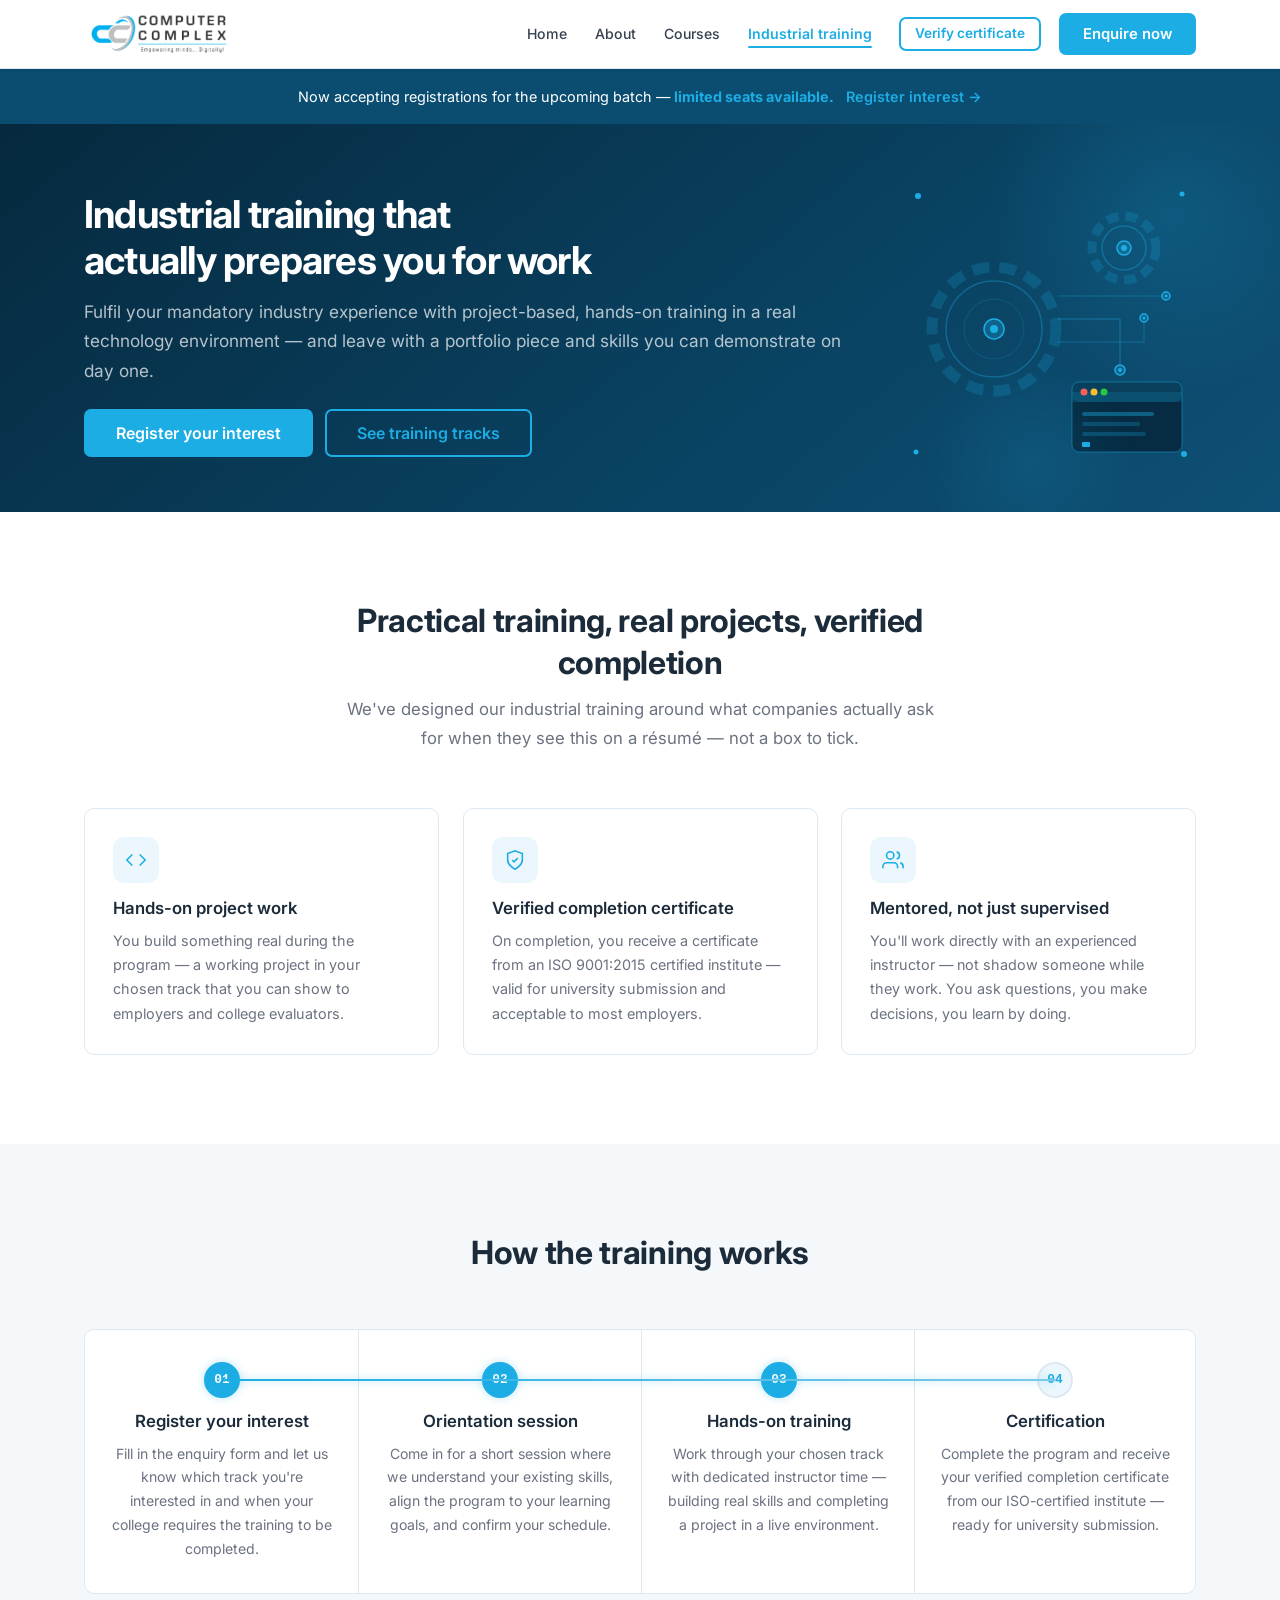
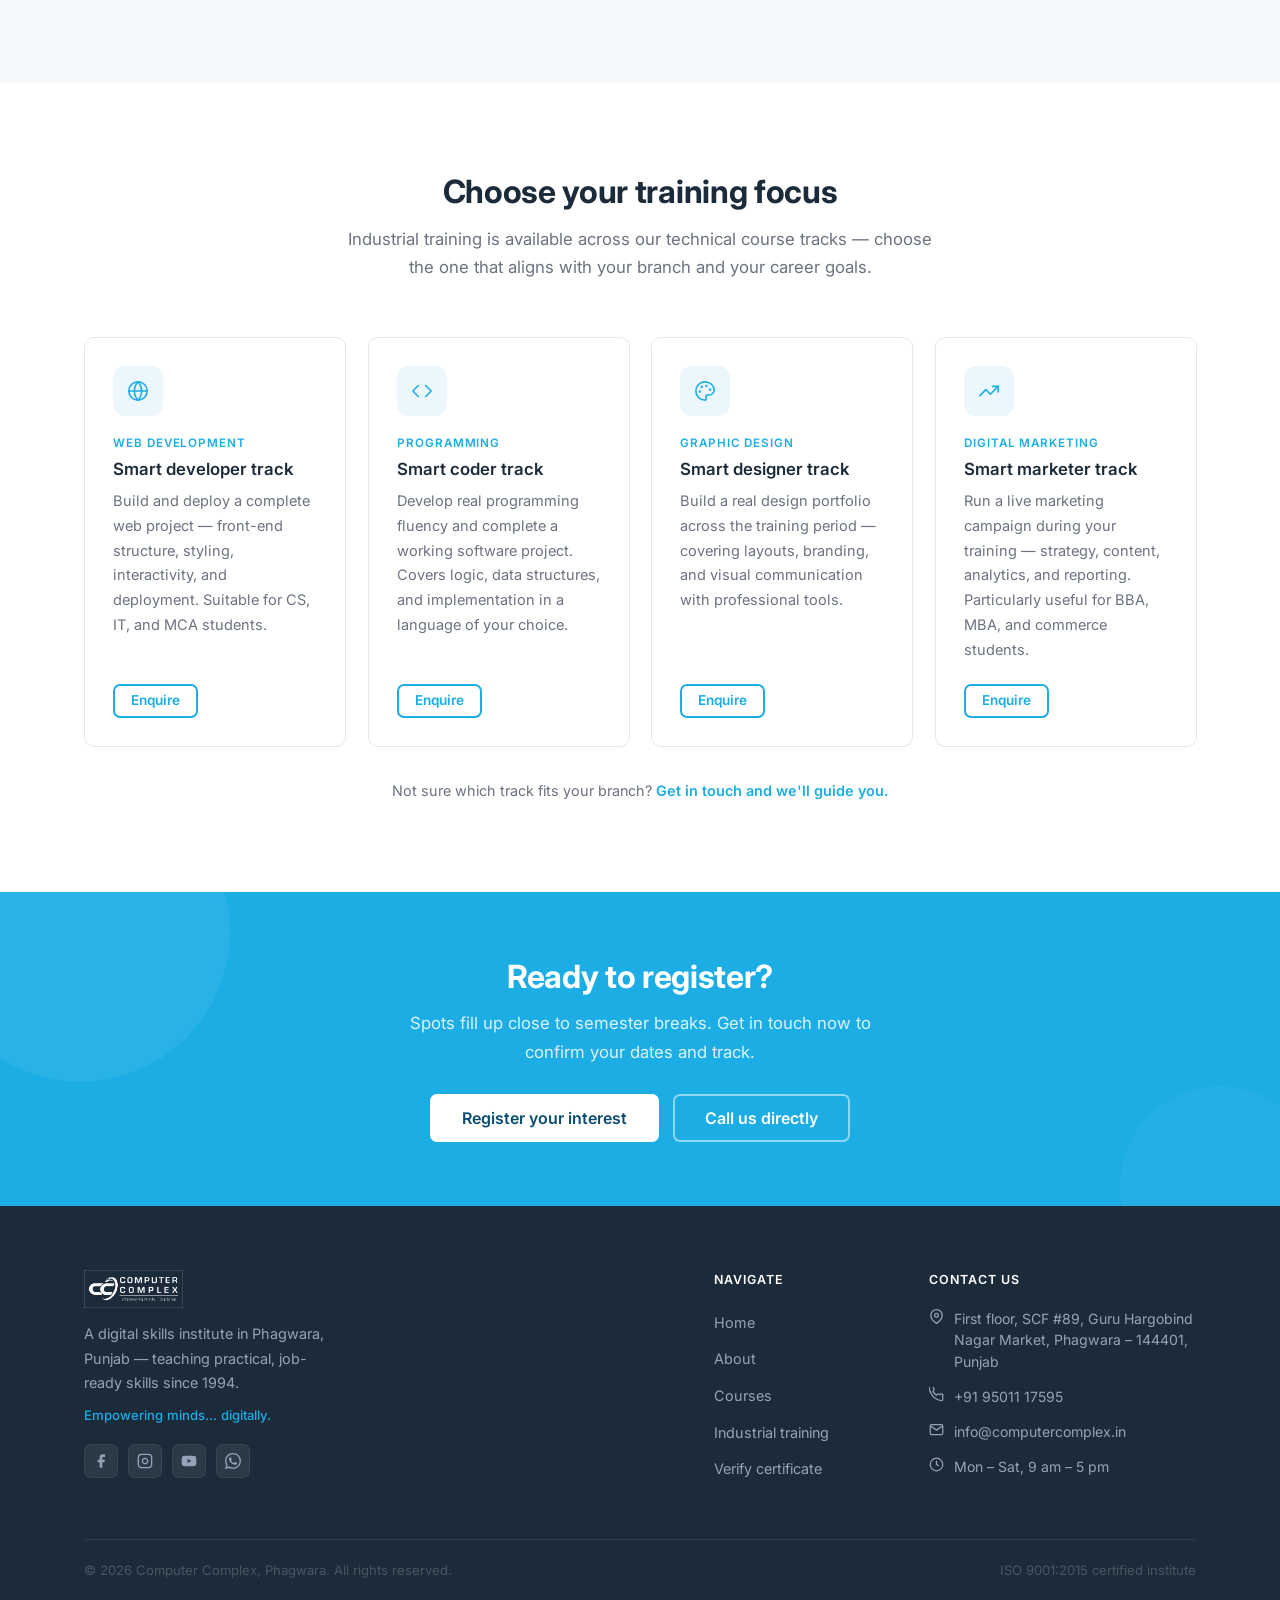
<file: industrial-training.html>
<!DOCTYPE html>
<html lang="en">
<head>
  <meta charset="UTF-8">
  <meta name="viewport" content="width=device-width, initial-scale=1.0">
  <title>Industrial training — Computer Complex | Phagwara</title>
  <meta name="description" content="Industrial training programs at Computer Complex, Phagwara — practical, project-based training for engineering and diploma students looking to fulfil their mandatory industry experience.">
  <link rel="icon" type="image/png" href="favicon.png">
  <link rel="apple-touch-icon" href="favicon.png">
  <link rel="stylesheet" href="style.css">
  <link rel="stylesheet" href="illustrations.css">
</head>
<body>

<!-- ══════════════════════════════════════
     NAVIGATION
══════════════════════════════════════ -->
<nav class="nav" role="navigation" aria-label="Main navigation">
  <div class="container">
    <div class="nav-inner">
      <a href="index.html" class="nav-logo" aria-label="Computer Complex — home">
        <img src="CC logo.png" alt="Computer Complex">
      </a>
      <div class="nav-links" role="menubar">
        <a href="index.html" role="menuitem">Home</a>
        <a href="about.html" role="menuitem">About</a>
        <a href="courses.html" role="menuitem">Courses</a>
        <a href="industrial-training.html" class="active" role="menuitem">Industrial training</a>
      </div>
      <a href="verify.html" class="btn btn-secondary nav-verify">Verify certificate</a>
      <a href="contact.html" class="btn btn-primary nav-cta">Enquire now</a>
      <button class="nav-hamburger" id="hamburger" aria-label="Open navigation menu" aria-expanded="false" aria-controls="mobileNav">
        <span></span><span></span><span></span>
      </button>
    </div>
    <nav class="nav-mobile" id="mobileNav" aria-label="Mobile navigation">
      <a href="index.html">Home</a>
      <a href="about.html">About</a>
      <a href="courses.html">Courses</a>
      <a href="industrial-training.html">Industrial training</a>
      <a href="verify.html">Verify certificate</a>
      <a href="contact.html" class="btn btn-primary">Enquire now</a>
    </nav>
  </div>
</nav>

<!-- ══════════════════════════════════════
     HIGHLIGHT BAR
══════════════════════════════════════ -->
<div class="it-highlight-bar" role="note">
  Now accepting registrations for the upcoming batch &mdash; <strong>limited seats available.</strong> <a href="contact.html" style="color:var(--blue);font-weight:600;margin-left:8px;">Register interest &rarr;</a>
</div>

<!-- ══════════════════════════════════════
     PAGE HERO
══════════════════════════════════════ -->
<header class="page-hero" aria-labelledby="it-page-heading">
  <div class="particle-field" aria-hidden="true"></div>
  <div class="container">
    <div class="ph-text">
      <h1 id="it-page-heading">Industrial training that<br>actually prepares you for work</h1>
      <p>Fulfil your mandatory industry experience with project-based, hands-on training in a real technology environment — and leave with a portfolio piece and skills you can demonstrate on day one.</p>
      <div style="margin-top:24px;display:flex;gap:12px;flex-wrap:wrap;">
        <a href="contact.html" class="btn btn-primary btn-lg">Register your interest</a>
        <a href="#it-tracks" class="btn btn-secondary btn-lg">See training tracks</a>
      </div>
    </div>
    <div class="ph-visual" aria-hidden="true">
      <!-- Gears + circuit board illustration -->
      <svg viewBox="0 0 290 280" xmlns="http://www.w3.org/2000/svg" fill="none">
        <!-- Large gear (left, rotating CW) -->
        <g class="ph-gear-cw">
          <circle cx="88" cy="145" r="62" stroke="#1CADE4" stroke-width="11" stroke-dasharray="17 10" fill="none" opacity=".2"/>
          <circle cx="88" cy="145" r="48" stroke="rgba(28,173,228,.35)" stroke-width="1.5" fill="none"/>
          <circle cx="88" cy="145" r="30" stroke="rgba(28,173,228,.2)"  stroke-width="1"   fill="none"/>
          <circle cx="88" cy="145" r="10" fill="rgba(28,173,228,.28)" stroke="#1CADE4" stroke-width="1.5"/>
          <circle cx="88" cy="145" r="4"  fill="#1CADE4"/>
        </g>
        <!-- Small gear (upper right, rotating CCW) -->
        <g class="ph-gear-ccw">
          <circle cx="218" cy="64" r="32" stroke="#1CADE4" stroke-width="9" stroke-dasharray="12 7" fill="none" opacity=".2"/>
          <circle cx="218" cy="64" r="22" stroke="rgba(28,173,228,.35)" stroke-width="1.5" fill="none"/>
          <circle cx="218" cy="64" r="7"  fill="rgba(28,173,228,.28)" stroke="#1CADE4" stroke-width="1.5"/>
          <circle cx="218" cy="64" r="3"  fill="#1CADE4"/>
        </g>
        <!-- Circuit traces from gear area -->
        <polyline points="152,135 214,135 214,182" stroke="rgba(28,173,228,.3)" stroke-width="1.5" stroke-linecap="round" stroke-linejoin="round"/>
        <circle cx="214" cy="186" r="5"   fill="rgba(28,173,228,.25)" stroke="#1CADE4" stroke-width="1.5"/>
        <circle cx="214" cy="186" r="2"   fill="#1CADE4"/>
        <polyline points="152,112 256,112" stroke="rgba(28,173,228,.22)" stroke-width="1.5" stroke-linecap="round"/>
        <circle cx="260" cy="112" r="4"   fill="rgba(28,173,228,.22)" stroke="#1CADE4" stroke-width="1.5"/>
        <circle cx="260" cy="112" r="1.5" fill="#1CADE4"/>
        <polyline points="152,158 238,158 238,138" stroke="rgba(28,173,228,.22)" stroke-width="1.5" stroke-linecap="round" stroke-linejoin="round"/>
        <circle cx="238" cy="134" r="4"   fill="rgba(28,173,228,.22)" stroke="#1CADE4" stroke-width="1.5"/>
        <circle cx="238" cy="134" r="1.5" fill="#1CADE4"/>
        <!-- Terminal window -->
        <g class="ph-float2">
          <rect x="166" y="198" width="110" height="70" rx="7" fill="rgba(6,41,62,.9)" stroke="rgba(28,173,228,.45)" stroke-width="1"/>
          <rect x="166" y="198" width="110" height="20" rx="7" fill="rgba(28,173,228,.15)"/>
          <rect x="166" y="208" width="110" height="10" fill="rgba(28,173,228,.15)"/>
          <circle cx="178" cy="208" r="3.5" fill="#FF5F57"/>
          <circle cx="188" cy="208" r="3.5" fill="#FEBC2E"/>
          <circle cx="198" cy="208" r="3.5" fill="#28C840"/>
          <rect x="176" y="228" width="72" height="4" rx="2" fill="rgba(28,173,228,.4)"/>
          <rect x="176" y="238" width="58" height="4" rx="2" fill="rgba(28,173,228,.25)"/>
          <rect x="176" y="248" width="64" height="4" rx="2" fill="rgba(28,173,228,.25)"/>
          <rect x="176" y="258" width="8"  height="5" rx="1" fill="#1CADE4" style="animation:caretBlink .85s step-end infinite"/>
        </g>
        <!-- Corner sparkles -->
        <circle class="ph-spark" cx="12"  cy="12"  r="3"   fill="#1CADE4" style="animation-delay:0s"/>
        <circle class="ph-spark" cx="276" cy="10"  r="2.5" fill="#1CADE4" style="animation-delay:.9s"/>
        <circle class="ph-spark" cx="278" cy="270" r="3"   fill="#1CADE4" style="animation-delay:1.8s"/>
        <circle class="ph-spark" cx="10"  cy="268" r="2.5" fill="#1CADE4" style="animation-delay:2.7s"/>
      </svg>
    </div>
  </div>
</header>

<!-- ══════════════════════════════════════
     WHAT WE OFFER
══════════════════════════════════════ -->
<section class="section" aria-labelledby="it-offer-heading">
  <div class="container">
    <div class="section-header">
      <h2 id="it-offer-heading">Practical training, real projects, verified completion</h2>
      <p>We've designed our industrial training around what companies actually ask for when they see this on a résumé — not a box to tick.</p>
    </div>

    <div class="grid-3" style="gap:24px;">

      <div class="feature-item" style="flex-direction:column;gap:14px;background:var(--white);border:1px solid var(--border);border-radius:var(--radius);padding:28px;">
        <div class="feature-icon" aria-hidden="true">
          <svg width="22" height="22" fill="none" stroke="currentColor" stroke-width="1.75" viewBox="0 0 24 24"><polyline points="16 18 22 12 16 6"/><polyline points="8 6 2 12 8 18"/></svg>
        </div>
        <div>
          <h3 style="margin-bottom:8px;">Hands-on project work</h3>
          <p style="font-size:.9rem;color:var(--muted);">You build something real during the program — a working project in your chosen track that you can show to employers and college evaluators.</p>
        </div>
      </div>

      <div class="feature-item" style="flex-direction:column;gap:14px;background:var(--white);border:1px solid var(--border);border-radius:var(--radius);padding:28px;">
        <div class="feature-icon" aria-hidden="true">
          <svg width="22" height="22" fill="none" stroke="currentColor" stroke-width="1.75" viewBox="0 0 24 24"><path d="M12 22s8-4 8-10V5l-8-3-8 3v7c0 6 8 10 8 10z"/><polyline points="9 12 11 14 15 10"/></svg>
        </div>
        <div>
          <h3 style="margin-bottom:8px;">Verified completion certificate</h3>
          <p style="font-size:.9rem;color:var(--muted);">On completion, you receive a certificate from an ISO 9001:2015 certified institute — valid for university submission and acceptable to most employers.</p>
        </div>
      </div>

      <div class="feature-item" style="flex-direction:column;gap:14px;background:var(--white);border:1px solid var(--border);border-radius:var(--radius);padding:28px;">
        <div class="feature-icon" aria-hidden="true">
          <svg width="22" height="22" fill="none" stroke="currentColor" stroke-width="1.75" viewBox="0 0 24 24"><path d="M17 21v-2a4 4 0 00-4-4H5a4 4 0 00-4 4v2"/><circle cx="9" cy="7" r="4"/><path d="M23 21v-2a4 4 0 00-3-3.87M16 3.13a4 4 0 010 7.75"/></svg>
        </div>
        <div>
          <h3 style="margin-bottom:8px;">Mentored, not just supervised</h3>
          <p style="font-size:.9rem;color:var(--muted);">You'll work directly with an experienced instructor — not shadow someone while they work. You ask questions, you make decisions, you learn by doing.</p>
        </div>
      </div>

    </div>
  </div>
</section>

<!-- ══════════════════════════════════════
     HOW IT WORKS (steps)
══════════════════════════════════════ -->
<section class="section section-alt" aria-labelledby="it-steps-heading">
  <div class="container">
    <div class="section-header">
      <h2 id="it-steps-heading">How the training works</h2>
    </div>
    <div class="it-steps-wrap card" style="flex-direction:row;padding:0;position:relative;">
      <!-- animated progress track (JS triggers .track-lit on scroll) -->
      <div class="step-track" aria-hidden="true">
        <div class="step-track-fill"></div>
      </div>

      <div class="it-step">
        <div class="step-num-badge" aria-hidden="true">01</div>
        <h3>Register your interest</h3>
        <p>Fill in the enquiry form and let us know which track you're interested in and when your college requires the training to be completed.</p>
      </div>
      <div class="it-step">
        <div class="step-num-badge" aria-hidden="true">02</div>
        <h3>Orientation session</h3>
        <p>Come in for a short session where we understand your existing skills, align the program to your learning goals, and confirm your schedule.</p>
      </div>
      <div class="it-step">
        <div class="step-num-badge" aria-hidden="true">03</div>
        <h3>Hands-on training</h3>
        <p>Work through your chosen track with dedicated instructor time — building real skills and completing a project in a live environment.</p>
      </div>
      <div class="it-step">
        <div class="step-num-badge" aria-hidden="true">04</div>
        <h3>Certification</h3>
        <p>Complete the program and receive your verified completion certificate from our ISO-certified institute — ready for university submission.</p>
      </div>
    </div>
  </div>
</section>

<!-- ══════════════════════════════════════
     TRAINING TRACKS
══════════════════════════════════════ -->
<section class="section" id="it-tracks" aria-labelledby="it-tracks-heading">
  <div class="container">
    <div class="section-header">
      <h2 id="it-tracks-heading">Choose your training focus</h2>
      <p>Industrial training is available across our technical course tracks — choose the one that aligns with your branch and your career goals.</p>
    </div>

    <div class="grid-courses">

      <article class="card">
        <div class="card-icon" aria-hidden="true">
          <svg width="22" height="22" fill="none" stroke="currentColor" stroke-width="1.75" stroke-linecap="round" stroke-linejoin="round" viewBox="0 0 24 24"><circle cx="12" cy="12" r="10"/><line x1="2" y1="12" x2="22" y2="12"/><path d="M12 2a15.3 15.3 0 014 10 15.3 15.3 0 01-4 10 15.3 15.3 0 01-4-10 15.3 15.3 0 014-10z"/></svg>
        </div>
        <div class="card-label">Web development</div>
        <h3>Smart developer track</h3>
        <p>Build and deploy a complete web project — front-end structure, styling, interactivity, and deployment. Suitable for CS, IT, and MCA students.</p>
        <div class="card-footer">
          <a href="contact.html?course=industrial-training-web" class="btn btn-secondary btn-sm">Enquire</a>
        </div>
      </article>

      <article class="card">
        <div class="card-icon" aria-hidden="true">
          <svg width="22" height="22" fill="none" stroke="currentColor" stroke-width="1.75" stroke-linecap="round" stroke-linejoin="round" viewBox="0 0 24 24"><polyline points="16 18 22 12 16 6"/><polyline points="8 6 2 12 8 18"/></svg>
        </div>
        <div class="card-label">Programming</div>
        <h3>Smart coder track</h3>
        <p>Develop real programming fluency and complete a working software project. Covers logic, data structures, and implementation in a language of your choice.</p>
        <div class="card-footer">
          <a href="contact.html?course=industrial-training-coding" class="btn btn-secondary btn-sm">Enquire</a>
        </div>
      </article>

      <article class="card">
        <div class="card-icon" aria-hidden="true">
          <svg width="22" height="22" fill="none" stroke="currentColor" stroke-width="1.75" stroke-linecap="round" stroke-linejoin="round" viewBox="0 0 24 24"><circle cx="13.5" cy="6.5" r=".5" fill="currentColor"/><circle cx="17.5" cy="10.5" r=".5" fill="currentColor"/><circle cx="8.5" cy="7.5" r=".5" fill="currentColor"/><circle cx="6.5" cy="12.5" r=".5" fill="currentColor"/><path d="M12 2C6.5 2 2 6.5 2 12s4.5 10 10 10c.926 0 1.648-.746 1.648-1.688 0-.437-.18-.835-.437-1.125-.29-.289-.438-.652-.438-1.125a1.64 1.64 0 011.668-1.668h1.996c3.051 0 5.555-2.503 5.555-5.554C21.965 6.012 17.461 2 12 2z"/></svg>
        </div>
        <div class="card-label">Graphic design</div>
        <h3>Smart designer track</h3>
        <p>Build a real design portfolio across the training period — covering layouts, branding, and visual communication with professional tools.</p>
        <div class="card-footer">
          <a href="contact.html?course=industrial-training-design" class="btn btn-secondary btn-sm">Enquire</a>
        </div>
      </article>

      <article class="card">
        <div class="card-icon" aria-hidden="true">
          <svg width="22" height="22" fill="none" stroke="currentColor" stroke-width="1.75" stroke-linecap="round" stroke-linejoin="round" viewBox="0 0 24 24"><polyline points="22 7 13.5 15.5 8.5 10.5 2 17"/><polyline points="16 7 22 7 22 13"/></svg>
        </div>
        <div class="card-label">Digital marketing</div>
        <h3>Smart marketer track</h3>
        <p>Run a live marketing campaign during your training — strategy, content, analytics, and reporting. Particularly useful for BBA, MBA, and commerce students.</p>
        <div class="card-footer">
          <a href="contact.html?course=industrial-training-marketing" class="btn btn-secondary btn-sm">Enquire</a>
        </div>
      </article>

    </div>

    <p style="text-align:center;margin-top:32px;font-size:.9rem;color:var(--muted);">
      Not sure which track fits your branch?
      <a href="contact.html" style="color:var(--blue);font-weight:600;">Get in touch and we'll guide you.</a>
    </p>
  </div>
</section>

<!-- ══════════════════════════════════════
     CTA
══════════════════════════════════════ -->
<section class="cta-strip" aria-label="Register for industrial training">
  <div class="container">
    <h2>Ready to register?</h2>
    <p>Spots fill up close to semester breaks. Get in touch now to confirm your dates and track.</p>
    <div class="cta-btns">
      <a href="contact.html" class="btn btn-white btn-lg">Register your interest</a>
      <a href="tel:+919501117595" class="btn btn-ghost btn-lg">Call us directly</a>
    </div>
  </div>
</section>

<!-- ══════════════════════════════════════
     FOOTER
══════════════════════════════════════ -->
<footer class="footer" role="contentinfo">
  <div class="container">
    <div class="footer-grid">

      <div class="footer-brand">
        <img src="CC logo.png" alt="Computer Complex">
        <p>A digital skills institute in Phagwara, Punjab — teaching practical, job-ready skills since 1994.</p>
        <p class="tagline">Empowering minds... digitally.</p>
        <div class="social-links" style="margin-top:18px;" aria-label="Social media">
          <a href="https://www.facebook.com/computercomplexpgw" aria-label="Facebook" target="_blank" rel="noopener noreferrer">
            <svg width="16" height="16" fill="currentColor" viewBox="0 0 24 24"><path d="M18 2h-3a5 5 0 00-5 5v3H7v4h3v8h4v-8h3l1-4h-4V7a1 1 0 011-1h3z"/></svg>
          </a>
          <a href="https://www.instagram.com/computercomplexindia/" aria-label="Instagram" target="_blank" rel="noopener noreferrer">
            <svg width="16" height="16" fill="none" stroke="currentColor" stroke-width="2" viewBox="0 0 24 24"><rect x="2" y="2" width="20" height="20" rx="5"/><path d="M16 11.37A4 4 0 1112.63 8 4 4 0 0116 11.37z"/><line x1="17.5" y1="6.5" x2="17.51" y2="6.5"/></svg>
          </a>
          <a href="https://youtube.com/@computercomplex" aria-label="YouTube" target="_blank" rel="noopener noreferrer">
            <svg width="16" height="16" fill="currentColor" viewBox="0 0 24 24"><path d="M22.54 6.42a2.78 2.78 0 00-1.95-1.96C18.88 4 12 4 12 4s-6.88 0-8.59.46a2.78 2.78 0 00-1.95 1.96A29 29 0 001 12a29 29 0 00.46 5.58A2.78 2.78 0 003.41 19.6C5.12 20 12 20 12 20s6.88 0 8.59-.46a2.78 2.78 0 001.95-1.95A29 29 0 0023 12a29 29 0 00-.46-5.58zM9.75 15.02V8.98L15.5 12l-5.75 3.02z"/></svg>
          </a>
          <a href="https://wa.me/919501117595" aria-label="WhatsApp" target="_blank" rel="noopener noreferrer">
            <svg width="16" height="16" fill="currentColor" viewBox="0 0 24 24"><path d="M17.472 14.382c-.297-.149-1.758-.867-2.03-.967-.273-.099-.471-.148-.67.15-.197.297-.767.966-.94 1.164-.173.199-.347.223-.644.075-.297-.15-1.255-.463-2.39-1.475-.883-.788-1.48-1.761-1.653-2.059-.173-.297-.018-.458.13-.606.134-.133.298-.347.446-.52.149-.174.198-.298.298-.497.099-.198.05-.371-.025-.52-.075-.149-.669-1.612-.916-2.207-.242-.579-.487-.5-.669-.51-.173-.008-.371-.01-.57-.01-.198 0-.52.074-.792.372-.272.297-1.04 1.016-1.04 2.479 0 1.462 1.065 2.875 1.213 3.074.149.198 2.096 3.2 5.077 4.487.709.306 1.262.489 1.694.625.712.227 1.36.195 1.871.118.571-.085 1.758-.719 2.006-1.413.248-.694.248-1.289.173-1.413-.074-.124-.272-.198-.57-.347m-5.421 7.403h-.004a9.87 9.87 0 01-5.031-1.378l-.361-.214-3.741.982.998-3.648-.235-.374a9.86 9.86 0 01-1.51-5.26c.001-5.45 4.436-9.884 9.888-9.884 2.64 0 5.122 1.03 6.988 2.898a9.825 9.825 0 012.893 6.994c-.003 5.45-4.437 9.884-9.885 9.884m8.413-18.297A11.815 11.815 0 0012.05 0C5.495 0 .16 5.335.157 11.892c0 2.096.547 4.142 1.588 5.945L.057 24l6.305-1.654a11.882 11.882 0 005.683 1.448h.005c6.554 0 11.89-5.335 11.893-11.893a11.821 11.821 0 00-3.48-8.413z"/></svg>
          </a>
        </div>
      </div>

      <div>
        <h4>Navigate</h4>
        <ul class="footer-links">
          <li><a href="index.html">Home</a></li>
          <li><a href="about.html">About</a></li>
          <li><a href="courses.html">Courses</a></li>
          <li><a href="industrial-training.html">Industrial training</a></li>
          <li><a href="verify.html">Verify certificate</a></li>
        </ul>
      </div>

      <div>
        <h4>Contact us</h4>
        <ul class="footer-contact">
          <li>
            <svg width="15" height="15" fill="none" stroke="currentColor" stroke-width="2" viewBox="0 0 24 24" aria-hidden="true"><path d="M21 10c0 7-9 13-9 13s-9-6-9-13a9 9 0 0118 0z"/><circle cx="12" cy="10" r="3"/></svg>
            <span>First floor, SCF #89, Guru Hargobind Nagar Market, Phagwara &ndash; 144401, Punjab</span>
          </li>
          <li>
            <svg width="15" height="15" fill="none" stroke="currentColor" stroke-width="2" viewBox="0 0 24 24" aria-hidden="true"><path d="M22 16.92v3a2 2 0 01-2.18 2 19.79 19.79 0 01-8.63-3.07A19.5 19.5 0 013.07 9.91 19.79 19.79 0 01.22 1.31 2 2 0 012.22-.87h3a2 2 0 012 1.72 12.84 12.84 0 00.7 2.81 2 2 0 01-.45 2.11L6.09 7a16 16 0 006 6l1.27-1.27a2 2 0 012.11-.45 12.84 12.84 0 002.81.7A2 2 0 0122 14z"/></svg>
            <a href="tel:+919501117595">+91 95011 17595</a>
          </li>
          <li>
            <svg width="15" height="15" fill="none" stroke="currentColor" stroke-width="2" viewBox="0 0 24 24" aria-hidden="true"><path d="M4 4h16c1.1 0 2 .9 2 2v12c0 1.1-.9 2-2 2H4c-1.1 0-2-.9-2-2V6c0-1.1.9-2 2-2z"/><polyline points="22,6 12,13 2,6"/></svg>
            <a href="mailto:info@computercomplex.in">info@computercomplex.in</a>
          </li>
          <li>
            <svg width="15" height="15" fill="none" stroke="currentColor" stroke-width="2" viewBox="0 0 24 24" aria-hidden="true"><circle cx="12" cy="12" r="10"/><polyline points="12 6 12 12 16 14"/></svg>
            <span>Mon – Sat, 9 am – 5 pm</span>
          </li>
        </ul>
      </div>

    </div><!-- /footer-grid -->

    <div class="footer-bottom">
      <span>&copy; 2026 Computer Complex, Phagwara. All rights reserved.</span>
      <span>ISO 9001:2015 certified institute</span>
    </div>
  </div>
</footer>

<script src="main.js"></script>
<script src="illustrations.js"></script>
</body>
</html>
</file>
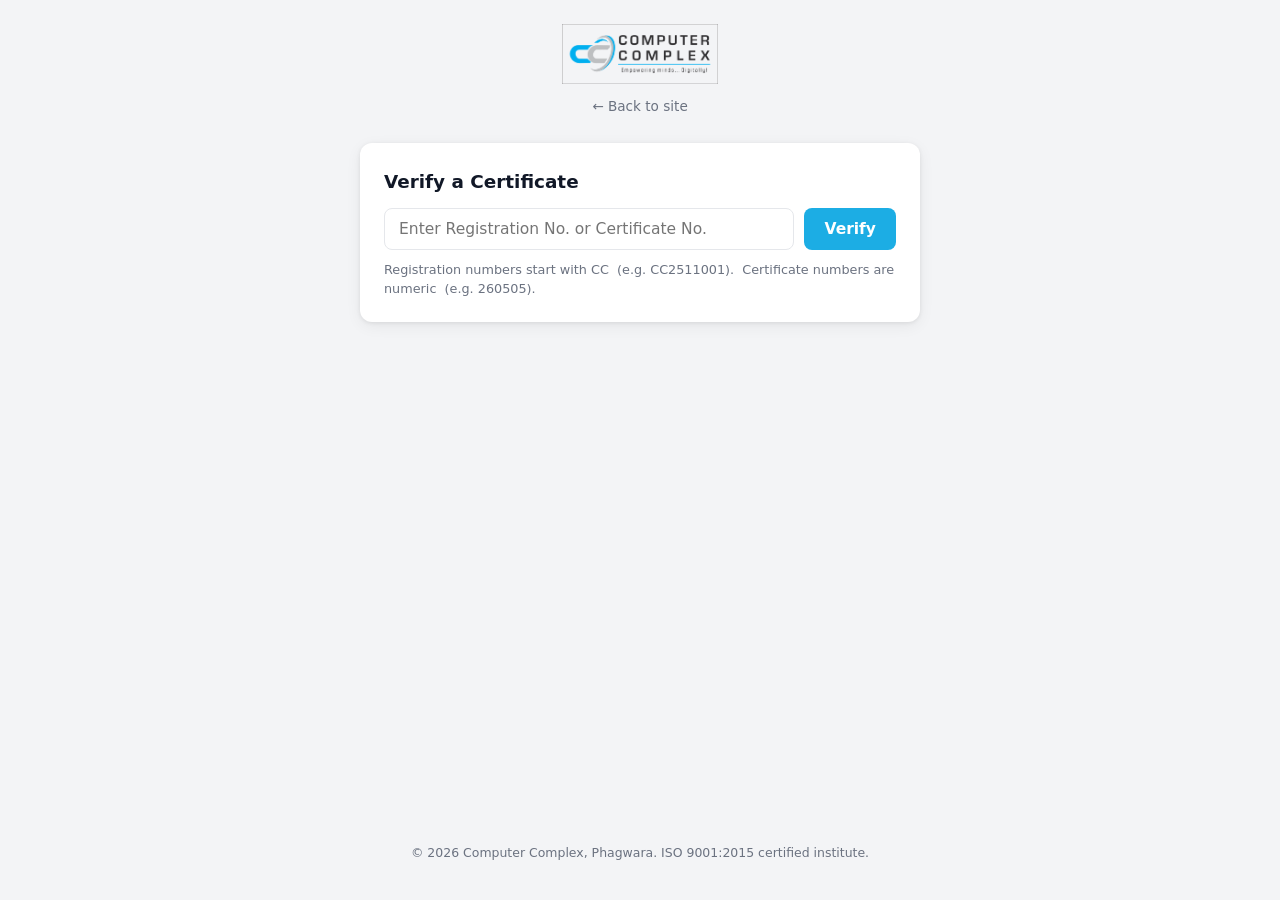
<file: verify.html>
<!DOCTYPE html>
<html lang="en">
<head>
  <meta charset="UTF-8">
  <meta name="viewport" content="width=device-width, initial-scale=1.0">
  <title>Certificate Verification — Computer Complex</title>
  <link rel="icon" type="image/png" href="favicon.png">
  <link rel="apple-touch-icon" href="favicon.png">
  <meta name="robots" content="noindex">
  <style>
    *, *::before, *::after { box-sizing: border-box; margin: 0; padding: 0; }

    :root {
      --blue:    #1CADE4;
      --blue-dk: #1590c2;
      --green:   #16a34a;
      --green-bg:#f0fdf4;
      --green-br:#bbf7d0;
      --red:     #dc2626;
      --red-bg:  #fef2f2;
      --red-br:  #fecaca;
      --amber:   #d97706;
      --amber-bg:#fffbeb;
      --amber-br:#fde68a;
      --gray:    #6b7280;
      --gray-bg: #f9fafb;
      --gray-br: #e5e7eb;
      --text:    #111827;
      --muted:   #6b7280;
      --radius:  12px;
    }

    body {
      font-family: system-ui, -apple-system, BlinkMacSystemFont, 'Segoe UI', sans-serif;
      background: #f3f4f6;
      color: var(--text);
      min-height: 100vh;
      display: flex;
      flex-direction: column;
      align-items: center;
      padding: 24px 16px 40px;
    }

    /* ── Header ── */
    .site-header {
      width: 100%;
      max-width: 560px;
      text-align: center;
      margin-bottom: 28px;
    }
    .site-header img {
      height: 60px;
      width: auto;
      display: block;
      margin: 0 auto 12px;
    }
    .back-link {
      font-size: .85rem;
      color: var(--muted);
      text-decoration: none;
      display: inline-flex;
      align-items: center;
      gap: 4px;
      transition: color .15s;
    }
    .back-link:hover { color: var(--blue); }

    /* ── Search card ── */
    .search-card {
      background: #fff;
      border-radius: var(--radius);
      box-shadow: 0 1px 4px rgba(0,0,0,.08), 0 4px 16px rgba(0,0,0,.06);
      padding: 28px 24px 24px;
      width: 100%;
      max-width: 560px;
      margin-bottom: 20px;
    }
    .search-card h1 {
      font-size: 1.15rem;
      font-weight: 700;
      margin-bottom: 16px;
      color: var(--text);
    }
    .input-row {
      display: flex;
      gap: 10px;
    }
    .input-row input {
      flex: 1;
      padding: 11px 14px;
      border: 1.5px solid var(--gray-br);
      border-radius: 8px;
      font-size: .97rem;
      font-family: inherit;
      color: var(--text);
      outline: none;
      transition: border-color .15s;
      min-width: 0;
    }
    .input-row input:focus { border-color: var(--blue); }
    .btn-verify {
      padding: 11px 20px;
      background: var(--blue);
      color: #fff;
      border: none;
      border-radius: 8px;
      font-size: .97rem;
      font-weight: 600;
      font-family: inherit;
      cursor: pointer;
      white-space: nowrap;
      transition: background .15s, opacity .15s;
    }
    .btn-verify:hover:not(:disabled) { background: var(--blue-dk); }
    .btn-verify:disabled { opacity: .55; cursor: not-allowed; }
    .hint {
      margin-top: 10px;
      font-size: .8rem;
      color: var(--muted);
      line-height: 1.5;
    }

    /* ── Spinner ── */
    .spinner-wrap {
      display: flex;
      align-items: center;
      gap: 12px;
      margin-top: 20px;
      color: var(--muted);
      font-size: .9rem;
    }
    .spinner {
      width: 22px; height: 22px;
      border: 3px solid var(--gray-br);
      border-top-color: var(--blue);
      border-radius: 50%;
      animation: spin .7s linear infinite;
      flex-shrink: 0;
    }
    @keyframes spin { to { transform: rotate(360deg); } }

    /* ── Result card ── */
    .result-card {
      width: 100%;
      max-width: 560px;
      border-radius: var(--radius);
      padding: 28px 24px 24px;
      border-width: 1.5px;
      border-style: solid;
    }
    .result-card.verified {
      background: var(--green-bg);
      border-color: var(--green-br);
    }
    .result-card.revoked {
      background: var(--red-bg);
      border-color: var(--red-br);
    }
    .result-card.not-found {
      background: var(--amber-bg);
      border-color: var(--amber-br);
    }
    .result-card.error {
      background: var(--gray-bg);
      border-color: var(--gray-br);
    }

    /* Icon */
    .result-icon {
      width: 56px; height: 56px;
      border-radius: 50%;
      display: flex;
      align-items: center;
      justify-content: center;
      font-size: 1.6rem;
      font-weight: 700;
      margin-bottom: 16px;
    }
    .verified  .result-icon { background: #dcfce7; color: var(--green); }
    .revoked   .result-icon { background: #fee2e2; color: var(--red); }
    .not-found .result-icon { background: #fef3c7; color: var(--amber); }
    .error     .result-icon { background: var(--gray-br); color: var(--gray); }

    .result-card h2 {
      font-size: 1.2rem;
      font-weight: 700;
      margin-bottom: 6px;
    }
    .verified  h2 { color: var(--green); }
    .revoked   h2 { color: var(--red); }
    .not-found h2 { color: var(--amber); }
    .error     h2 { color: var(--gray); }

    .result-sub {
      font-size: .92rem;
      color: var(--muted);
      margin-bottom: 20px;
      line-height: 1.5;
    }

    /* Info grid */
    .info-grid {
      display: grid;
      grid-template-columns: auto 1fr;
      gap: 10px 16px;
      margin-bottom: 20px;
    }
    .info-label {
      font-size: .8rem;
      font-weight: 600;
      color: var(--muted);
      text-transform: uppercase;
      letter-spacing: .04em;
      padding-top: 2px;
      white-space: nowrap;
    }
    .info-value {
      font-size: .97rem;
      color: var(--text);
      font-weight: 500;
      word-break: break-word;
    }
    .grade-badge {
      display: inline-block;
      background: #dcfce7;
      color: var(--green);
      border: 1px solid var(--green-br);
      border-radius: 6px;
      padding: 1px 10px;
      font-weight: 700;
      font-size: .95rem;
    }

    /* Divider */
    .card-divider {
      border: none;
      border-top: 1px solid rgba(0,0,0,.08);
      margin: 16px 0;
    }

    /* ISO badge */
    .iso-badge {
      font-size: .78rem;
      color: var(--muted);
      display: flex;
      align-items: center;
      gap: 6px;
    }
    .iso-badge::before {
      content: '✦';
      font-size: .65rem;
      color: var(--blue);
    }

    /* Contact */
    .contact-line {
      font-size: .82rem;
      color: var(--muted);
      margin-top: 14px;
      line-height: 1.6;
    }
    .contact-line a {
      color: var(--blue);
      text-decoration: none;
    }
    .contact-line a:hover { text-decoration: underline; }

    /* Body text */
    .result-body {
      font-size: .93rem;
      line-height: 1.65;
      color: var(--text);
      margin-bottom: 8px;
    }

    /* ── Footer ── */
    footer {
      margin-top: auto;
      padding-top: 36px;
      font-size: .78rem;
      color: var(--muted);
      text-align: center;
    }

    /* ── Utilities ── */
    .hidden { display: none !important; }

    @media (max-width: 400px) {
      .input-row { flex-direction: column; }
      .btn-verify { width: 100%; }
    }
  </style>
</head>
<body>

  <header class="site-header">
    <img src="CC logo.png" alt="Computer Complex">
    <a href="index.html" class="back-link">&#8592; Back to site</a>
  </header>

  <!-- Search -->
  <div class="search-card">
    <h1>Verify a Certificate</h1>
    <div class="input-row">
      <input
        type="text"
        id="searchInput"
        placeholder="Enter Registration No. or Certificate No."
        autocomplete="off"
        autocorrect="off"
        spellcheck="false"
      >
      <button class="btn-verify" id="verifyBtn" onclick="runVerify()">Verify</button>
    </div>
    <p class="hint">
      Registration numbers start with CC &nbsp;(e.g.&nbsp;CC2511001).&nbsp;
      Certificate numbers are numeric &nbsp;(e.g.&nbsp;260505).
    </p>
  </div>

  <!-- Spinner -->
  <div class="spinner-wrap hidden" id="spinner">
    <div class="spinner"></div>
    <span>Verifying&hellip;</span>
  </div>

  <!-- Result area -->
  <div id="result"></div>

  <footer>
    &copy; 2026 Computer Complex, Phagwara. ISO&nbsp;9001:2015 certified institute.
  </footer>

<script>
  const VERIFY_ENDPOINT = '/api/verify';

  const input  = document.getElementById('searchInput');
  const btn    = document.getElementById('verifyBtn');
  const spinner = document.getElementById('spinner');
  const result  = document.getElementById('result');

  /* ── Auto-lookup from QR / URL params ── */
  window.addEventListener('DOMContentLoaded', () => {
    const params = new URLSearchParams(window.location.search);
    const regno  = params.get('regno');
    const certno = params.get('certno');
    if (regno) {
      input.value = regno.trim();
      runVerify();
    } else if (certno) {
      input.value = certno.trim();
      runVerify();
    }
  });

  /* Allow Enter key in input */
  input.addEventListener('keydown', e => { if (e.key === 'Enter') runVerify(); });

  /* ── Main verify function ── */
  async function runVerify() {
    const raw = input.value.trim();
    if (!raw) {
      input.focus();
      return;
    }

    setLoading(true);
    clearResult();

    /* Decide which param to send */
    const isRegNo = /^CC/i.test(raw);
    const paramKey = isRegNo ? 'regno' : 'certno';
    const url = `${VERIFY_ENDPOINT}?${paramKey}=${encodeURIComponent(raw)}`;

    try {
      const res  = await fetch(url);
      const data = await res.json();
      renderResult(data);
    } catch (err) {
      renderError();
    } finally {
      setLoading(false);
    }
  }

  /* ── Render helpers ── */
  function setLoading(on) {
    btn.disabled = on;
    spinner.classList.toggle('hidden', !on);
  }

  function clearResult() {
    result.innerHTML = '';
  }

  function esc(str) {
    return String(str ?? '')
      .replace(/&/g, '&amp;')
      .replace(/</g, '&lt;')
      .replace(/>/g, '&gt;')
      .replace(/"/g, '&quot;');
  }

  function renderResult(data) {
    if (!data.found) {
      result.innerHTML = `
        <div class="result-card not-found">
          <div class="result-icon">!</div>
          <h2>Certificate Not Found</h2>
          <p class="result-body">
            No certificate matching this ID was found in our records.
            Please check the ID printed on your certificate and try again.
          </p>
          <p class="contact-line">
            <a href="tel:+919501117595">+91 95011 17595</a> &nbsp;|&nbsp;
            <a href="mailto:info@computercomplex.in">info@computercomplex.in</a>
          </p>
        </div>`;
      return;
    }

    if (data.status === 'revoked') {
      result.innerHTML = `
        <div class="result-card revoked">
          <div class="result-icon">&#10007;</div>
          <h2>Certificate Revoked</h2>
          <p class="result-body">
            This certificate (Reg.&nbsp;No.&nbsp;<strong>${esc(data.registrationNo)}</strong>)
            has been revoked and is no longer valid.
            Please contact Computer Complex for more information.
          </p>
          <p class="contact-line">
            <a href="tel:+919501117595">+91 95011 17595</a> &nbsp;|&nbsp;
            <a href="mailto:info@computercomplex.in">info@computercomplex.in</a>
          </p>
        </div>`;
      return;
    }

    /* Active / verified */
    result.innerHTML = `
      <div class="result-card verified">
        <div class="result-icon">&#10003;</div>
        <h2>Certificate Verified</h2>
        <p class="result-sub">
          This is a genuine certificate issued by Computer Complex, Phagwara.
        </p>
        <div class="info-grid">
          <span class="info-label">Student</span>
          <span class="info-value">${esc(data.studentName)}</span>

          <span class="info-label">Registration</span>
          <span class="info-value">${esc(data.registrationNo)}</span>

          <span class="info-label">Certificate</span>
          <span class="info-value">${esc(data.certificateNo)}</span>

          <span class="info-label">Course</span>
          <span class="info-value">${esc(data.course)}</span>

          <span class="info-label">Issue date</span>
          <span class="info-value">${esc(data.issueDate)}</span>

          <span class="info-label">Grade</span>
          <span class="info-value"><span class="grade-badge">${esc(data.grade)}</span></span>
        </div>
        <hr class="card-divider">
        <div class="iso-badge">ISO 9001:2015 Certified Institute</div>
        <p class="contact-line">
          For queries contact
          <a href="mailto:info@computercomplex.in">info@computercomplex.in</a>
          or <a href="tel:+919501117595">+91 95011 17595</a>
        </p>
      </div>`;
  }

  function renderError() {
    result.innerHTML = `
      <div class="result-card error">
        <div class="result-icon">&#9888;</div>
        <h2>Verification Unavailable</h2>
        <p class="result-body">
          Could not connect to the verification server.
          Please check your internet connection and try again.
        </p>
      </div>`;
  }
</script>
</body>
</html>
</file>
<file: style.css>
/* ═══════════════════════════════════════════
   Computer Complex — Shared stylesheet
   ═══════════════════════════════════════════ */

@import url('https://fonts.googleapis.com/css2?family=Inter:ital,wght@0,400;0,500;0,600;0,700;1,400&display=swap');

/* ── Design tokens ── */
:root {
  --blue:       #1CADE4;
  --blue-dark:  #1090C2;
  --blue-bg:    #EBF7FD;
  --navy:       #0A4D70;
  --charcoal:   #1C2B3A;
  --body:       #374151;
  --muted:      #6B7280;
  --light:      #F4F8FB;
  --border:     #DDE8F0;
  --white:      #FFFFFF;
  --shadow-sm:  0 1px 4px rgba(0,0,0,.06);
  --shadow:     0 4px 20px rgba(0,0,0,.09);
  --radius:     10px;
  --max-w:      1160px;
  --ease:       all .22s ease;
}

/* ── Reset ── */
*, *::before, *::after { box-sizing: border-box; margin: 0; padding: 0; }
html { scroll-behavior: smooth; -webkit-text-size-adjust: 100%; }
body { font-family: 'Inter', system-ui, -apple-system, sans-serif; color: var(--body); background: var(--white); line-height: 1.6; -webkit-font-smoothing: antialiased; }
img { max-width: 100%; display: block; }
a { color: inherit; text-decoration: none; }
ul, ol { list-style: none; }
button, input, textarea, select { font-family: inherit; font-size: inherit; }
button { cursor: pointer; }

/* ── Typography scale ── */
h1 { font-size: clamp(2rem, 4vw, 2.9rem); font-weight: 700; line-height: 1.2; color: var(--charcoal); letter-spacing: -.02em; }
h2 { font-size: clamp(1.5rem, 3vw, 2rem); font-weight: 700; line-height: 1.3; color: var(--charcoal); letter-spacing: -.01em; }
h3 { font-size: 1.05rem; font-weight: 600; line-height: 1.4; color: var(--charcoal); }
p  { font-size: 1rem; line-height: 1.7; }

/* ── Container ── */
.container { max-width: var(--max-w); margin: 0 auto; padding: 0 24px; }

/* ── Utility ── */
.text-blue { color: var(--blue); }
.sr-only { position: absolute; width: 1px; height: 1px; overflow: hidden; clip: rect(0,0,0,0); white-space: nowrap; }

/* ── Eyebrow label ── */
.eyebrow {
  display: inline-block;
  font-size: .75rem;
  font-weight: 600;
  letter-spacing: .1em;
  color: var(--blue);
  text-transform: uppercase;
  margin-bottom: 10px;
}

/* ── Buttons ── */
.btn {
  display: inline-flex;
  align-items: center;
  gap: 8px;
  padding: 12px 22px;
  border-radius: 7px;
  font-size: .93rem;
  font-weight: 600;
  border: 2px solid transparent;
  transition: var(--ease);
  white-space: nowrap;
  line-height: 1;
}
.btn-primary  { background: var(--blue);  color: var(--white); border-color: var(--blue); }
.btn-primary:hover  { background: var(--blue-dark); border-color: var(--blue-dark); }
.btn-secondary { background: transparent; color: var(--blue); border-color: var(--blue); }
.btn-secondary:hover { background: var(--blue); color: var(--white); }
.btn-navy { background: var(--navy); color: var(--white); border-color: var(--navy); }
.btn-navy:hover { background: var(--charcoal); border-color: var(--charcoal); }
.btn-white { background: var(--white); color: var(--navy); border-color: var(--white); }
.btn-white:hover { background: var(--blue-bg); }
.btn-ghost { background: transparent; color: var(--white); border-color: rgba(255,255,255,.5); }
.btn-ghost:hover { background: rgba(255,255,255,.15); border-color: rgba(255,255,255,.8); }
.btn-lg { padding: 14px 30px; font-size: 1rem; }
.btn-sm { padding: 8px 16px; font-size: .85rem; }

/* ── Section spacing ── */
.section    { padding: 88px 0; }
.section-sm { padding: 52px 0; }
.section-alt { background: var(--light); }

/* ── Section header ── */
.section-header {
  max-width: 600px;
  margin: 0 auto 56px;
  text-align: center;
}
.section-header p { color: var(--muted); margin-top: 12px; font-size: 1.05rem; }

/* ─────────────────────────────────────────
   NAVIGATION
───────────────────────────────────────── */
.nav {
  position: sticky;
  top: 0;
  z-index: 200;
  background: var(--white);
  border-bottom: 1px solid var(--border);
  box-shadow: var(--shadow-sm);
}
.nav-inner {
  display: flex;
  align-items: center;
  height: 68px;
  gap: 4px;
}
.nav-logo { display: flex; align-items: center; margin-right: auto; flex-shrink: 0; }
.nav-logo img { height: 58px; width: auto; clip-path: inset(5px); }
.nav-links {
  display: flex;
  align-items: center;
  gap: 2px;
}
.nav-links a {
  padding: 7px 13px;
  font-size: .88rem;
  font-weight: 500;
  color: var(--body);
  border-radius: 5px;
  transition: var(--ease);
}
.nav-links a:hover { color: var(--blue); background: var(--blue-bg); }
.nav-links a.active { color: var(--blue); font-weight: 600; }
.nav-cta { margin-left: 14px; flex-shrink: 0; }
.nav-verify { margin-left: 10px; padding: 8px 14px; font-size: .85rem; flex-shrink: 0; }
@media (max-width: 880px) { .nav-verify { display: none; } }

/* Hamburger */
.nav-hamburger {
  display: none;
  flex-direction: column;
  justify-content: center;
  gap: 5px;
  width: 40px;
  height: 40px;
  background: none;
  border: none;
  margin-left: auto;
  padding: 8px;
  border-radius: 5px;
}
.nav-hamburger span {
  display: block;
  width: 22px;
  height: 2px;
  background: var(--charcoal);
  border-radius: 2px;
  transition: var(--ease);
}
.nav-hamburger.open span:nth-child(1) { transform: translateY(7px) rotate(45deg); }
.nav-hamburger.open span:nth-child(2) { opacity: 0; }
.nav-hamburger.open span:nth-child(3) { transform: translateY(-7px) rotate(-45deg); }

/* Mobile drawer */
.nav-hamburger:focus { outline: none; }
.nav-hamburger:focus-visible { outline: 2px solid var(--blue); outline-offset: 3px; }

@keyframes navSlideDown {
  from { opacity: 0; transform: translateY(-6px); }
  to   { opacity: 1; transform: translateY(0); }
}
.nav-mobile {
  display: none;
  flex-direction: column;
  border-top: 3px solid var(--blue);
  background: var(--white);
  box-shadow: 0 16px 48px rgba(10,30,80,.13);
}
.nav-mobile.open {
  display: flex;
  animation: navSlideDown .22s cubic-bezier(.22,1,.36,1) both;
}
.nav-mobile a {
  padding: 17px 28px;
  font-size: 1rem;
  font-weight: 500;
  color: var(--charcoal);
  border-bottom: 1px solid var(--border);
  display: flex;
  align-items: center;
  gap: 10px;
  transition: var(--ease);
  position: relative;
}
.nav-mobile a::before {
  content: '';
  position: absolute;
  left: 0; top: 0; bottom: 0;
  width: 3px;
  background: var(--blue);
  border-radius: 0 3px 3px 0;
  transform: scaleY(0);
  transition: transform .18s ease;
}
.nav-mobile a:hover         { color: var(--blue); background: var(--blue-bg); }
.nav-mobile a:hover::before { transform: scaleY(1); }
.nav-mobile .btn { margin: 20px 20px 24px; justify-content: center; width: calc(100% - 40px); font-size: .97rem; }

@media (max-width: 880px) {
  .nav-links, .nav-cta { display: none; }
  .nav-hamburger { display: flex; }
}

/* ─────────────────────────────────────────
   FOOTER
───────────────────────────────────────── */
.footer {
  background: var(--charcoal);
  color: #94A3B8;
  padding: 64px 0 0;
}
.footer-grid {
  display: grid;
  grid-template-columns: 2.2fr 1fr 1fr 1.6fr;
  gap: 40px 48px;
  padding-bottom: 48px;
  border-bottom: 1px solid rgba(255,255,255,.08);
}
.footer-grid > div:nth-child(2) { grid-column: 3; }
.footer-grid > div:nth-child(3) { grid-column: 4; }
.footer-brand img { height: 38px; width: auto; filter: brightness(0) invert(1); margin-bottom: 14px; }
.footer-brand p { font-size: .9rem; line-height: 1.7; max-width: 260px; }
.footer-brand .tagline { font-size: .82rem; color: var(--blue); font-weight: 500; margin-top: 8px; }
.footer h4 {
  font-size: .78rem;
  font-weight: 600;
  color: var(--white);
  text-transform: uppercase;
  letter-spacing: .08em;
  margin-bottom: 18px;
}
.footer-links li { margin-bottom: 11px; }
.footer-links a { font-size: .9rem; color: #94A3B8; transition: var(--ease); }
.footer-links a:hover { color: var(--blue); }
.footer-contact li {
  display: flex;
  gap: 10px;
  font-size: .88rem;
  margin-bottom: 14px;
  align-items: flex-start;
  line-height: 1.5;
}
.footer-contact li svg { flex-shrink: 0; margin-top: 1px; }
.footer-contact a:hover { color: var(--blue); }
.footer-bottom {
  display: flex;
  align-items: center;
  justify-content: space-between;
  padding: 20px 0;
  font-size: .82rem;
  color: #4B5563;
  flex-wrap: wrap;
  gap: 12px;
}

/* Social icons */
.social-links { display: flex; gap: 10px; }
.social-links a {
  display: flex;
  align-items: center;
  justify-content: center;
  width: 34px;
  height: 34px;
  border-radius: 7px;
  background: rgba(255,255,255,.07);
  color: #94A3B8;
  transition: var(--ease);
  border: 1px solid rgba(255,255,255,.06);
}
.social-links a:hover { background: var(--blue); color: var(--white); border-color: var(--blue); }

@media (max-width: 860px) {
  .footer-grid { grid-template-columns: 1fr 1fr; }
  .footer-brand { grid-column: 1 / -1; }
  .footer-grid > div:nth-child(2) { grid-column: auto; }
  .footer-grid > div:nth-child(3) { grid-column: auto; }
}
@media (max-width: 500px) {
  .footer-grid { grid-template-columns: 1fr; }
}

/* ─────────────────────────────────────────
   INNER PAGE HERO
───────────────────────────────────────── */
.page-hero {
  background: linear-gradient(140deg, #06293e 0%, #09405f 55%, #0e5075 100%);
  padding: 60px 0 48px;
}
.page-hero .container {
  display: grid;
  grid-template-columns: 1fr 290px;
  gap: 48px;
  align-items: center;
}
.page-hero .eyebrow { margin-bottom: 8px; }
.page-hero h1 { margin-bottom: 14px; font-size: clamp(1.75rem, 3.5vw, 2.4rem); color: #fff; }
.page-hero p  { font-size: 1.08rem; color: rgba(255,255,255,.7); }
.ph-visual { flex-shrink: 0; }
.ph-visual svg { width: 100%; height: auto; display: block; }
.ph-marquee-row { grid-column: 1 / -1; margin-top: 8px; }

/* Tablet / large phone: shrink SVG column to 110px, keep side-by-side */
@media (max-width: 760px) {
  .page-hero { padding: 40px 0 36px; }
  .page-hero .container { grid-template-columns: 1fr 175px; gap: 20px; }
  .page-hero h1 { font-size: clamp(1.15rem, 4.2vw, 2.4rem); }
  .ph-visual { opacity: .7; }
}
/* Mid-phone (< 540px): stack so text gets full width */
@media (max-width: 540px) {
  .page-hero .container { grid-template-columns: 1fr; gap: 0; }
  .ph-visual { display: flex; justify-content: center; opacity: .55; margin-top: 20px; }
  .ph-visual svg { width: 180px; }
}
/* Small phone (< 440px): keep stacked, slightly smaller SVG */
@media (max-width: 440px) {
  .page-hero h1 { font-size: clamp(1.3rem, 5.5vw, 2.4rem); }
  .ph-visual svg { width: 150px; }
}

/* ─────────────────────────────────────────
   CARDS
───────────────────────────────────────── */
.card {
  background: var(--white);
  border: 1px solid var(--border);
  border-radius: var(--radius);
  padding: 28px;
  transition: var(--ease);
  display: flex;
  flex-direction: column;
}
.card:hover {
  box-shadow: var(--shadow);
  border-color: var(--blue);
  transform: translateY(-2px);
}
.card-icon {
  width: 50px;
  height: 50px;
  border-radius: 12px;
  background: var(--blue-bg);
  display: flex;
  align-items: center;
  justify-content: center;
  margin-bottom: 18px;
  color: var(--blue);
  flex-shrink: 0;
}
.card-label {
  font-size: .73rem;
  font-weight: 600;
  color: var(--blue);
  letter-spacing: .08em;
  text-transform: uppercase;
  margin-bottom: 5px;
}
.card h3 { margin-bottom: 8px; }
.card > p { font-size: .91rem; color: var(--muted); flex: 1; }
.card-footer { margin-top: 22px; }

/* ── Grids ── */
.grid-2 { display: grid; grid-template-columns: repeat(2, 1fr); gap: 24px; }
.grid-3 { display: grid; grid-template-columns: repeat(3, 1fr); gap: 24px; }
.grid-4 { display: grid; grid-template-columns: repeat(4, 1fr); gap: 24px; }
.grid-courses { display: grid; grid-template-columns: repeat(4, 1fr); gap: 22px; }

@media (max-width: 1000px) {
  .grid-4, .grid-courses { grid-template-columns: repeat(2, 1fr); }
}
@media (max-width: 760px) {
  .grid-3 { grid-template-columns: repeat(2, 1fr); }
  .grid-2 { grid-template-columns: 1fr; }
}
@media (max-width: 560px) {
  .grid-3, .grid-4, .grid-courses { grid-template-columns: 1fr; }
}

/* ─────────────────────────────────────────
   TRUST STRIP
───────────────────────────────────────── */
.trust-section { background: var(--white); border-bottom: 1px solid var(--border); }
.trust-inner {
  display: flex;
  align-items: center;
  gap: 0;
  flex-wrap: wrap;
}
.iso-badge {
  display: flex;
  align-items: center;
  gap: 14px;
  padding: 24px 40px 24px 0;
  margin-right: 40px;
  border-right: 1px solid var(--border);
  flex-shrink: 0;
}
.iso-icon {
  width: 56px;
  height: 56px;
  display: flex;
  align-items: center;
  justify-content: center;
  flex-shrink: 0;
}
.iso-img {
  width: 56px;
  height: 56px;
  object-fit: contain;
  filter: brightness(1.9) saturate(1.3) hue-rotate(-17deg);
}
.iso-label { font-size: .95rem; font-weight: 700; color: var(--charcoal); }
.iso-sub   { font-size: .78rem; color: var(--muted); margin-top: 2px; }
.trust-stats {
  display: flex;
  flex: 1;
  flex-wrap: wrap;
}
.stat-item {
  display: flex;
  flex-direction: column;
  align-items: center;
  padding: 20px 32px;
  flex: 1;
  min-width: 120px;
  border-right: 1px solid var(--border);
  text-align: center;
}
.stat-item:last-child { border-right: none; }
.stat-val  { font-size: 1.7rem; font-weight: 700; color: var(--blue); line-height: 1; margin-bottom: 4px; }
.stat-desc { font-size: .8rem; color: var(--muted); }

@media (max-width: 700px) {
  .iso-badge { border-right: none; border-bottom: 1px solid var(--border); margin-right: 0; padding: 20px 0; width: 100%; }
  .stat-item { padding: 16px 20px; }
}

/* ─────────────────────────────────────────
   CTA STRIPS
───────────────────────────────────────── */
.cta-strip {
  background: var(--blue);
  padding: 64px 0;
  text-align: center;
}
.cta-strip h2 { color: var(--white); margin-bottom: 12px; }
.cta-strip p  { color: rgba(255,255,255,.85); max-width: 500px; margin: 0 auto 28px; font-size: 1.05rem; }
.cta-btns { display: flex; gap: 14px; justify-content: center; flex-wrap: wrap; }

.cta-strip-dark {
  background: var(--charcoal);
  padding: 56px 0;
}
.cta-strip-dark h2 { color: var(--white); margin-bottom: 10px; }
.cta-strip-dark p  { color: #94A3B8; max-width: 460px; margin: 0 auto 28px; }

/* ─────────────────────────────────────────
   FEATURE ITEMS
───────────────────────────────────────── */
.feature-item {
  display: flex;
  gap: 18px;
  align-items: flex-start;
}
.feature-icon {
  flex-shrink: 0;
  width: 46px;
  height: 46px;
  border-radius: 11px;
  background: var(--blue-bg);
  display: flex;
  align-items: center;
  justify-content: center;
  color: var(--blue);
}
.feature-text h3 { margin-bottom: 5px; }
.feature-text p  { font-size: .9rem; color: var(--muted); }

/* ─────────────────────────────────────────
   TESTIMONIAL CARDS
───────────────────────────────────────── */
.testimonial-card {
  background: var(--white);
  border: 1px solid var(--border);
  border-radius: var(--radius);
  padding: 32px;
  display: flex;
  flex-direction: column;
  gap: 20px;
}
.testimonial-body {
  font-size: .98rem;
  color: var(--body);
  line-height: 1.75;
  font-style: italic;
  position: relative;
  padding-left: 24px;
}
.testimonial-body::before {
  content: '"';
  position: absolute;
  left: 0;
  top: -4px;
  font-size: 2.5rem;
  color: var(--blue);
  line-height: 1;
  font-style: normal;
  font-weight: 700;
}
.testimonial-footer { display: flex; align-items: center; gap: 12px; margin-top: auto; }
.testimonial-avatar {
  width: 42px;
  height: 42px;
  border-radius: 50%;
  background: var(--blue-bg);
  border: 2px dashed var(--border);
  display: flex;
  align-items: center;
  justify-content: center;
  font-size: .82rem;
  font-weight: 700;
  color: var(--blue);
  flex-shrink: 0;
}
.testimonial-name  { font-size: .9rem; font-weight: 600; color: var(--charcoal); }
.testimonial-title { font-size: .78rem; color: var(--muted); margin-top: 2px; }

/* ─────────────────────────────────────────
   PHOTO PLACEHOLDER
───────────────────────────────────────── */
.photo-placeholder {
  background: var(--light);
  border: 2px dashed var(--border);
  border-radius: var(--radius);
  display: flex;
  flex-direction: column;
  align-items: center;
  justify-content: center;
  gap: 10px;
  color: var(--muted);
  font-size: .85rem;
  text-align: center;
  padding: 24px;
  min-height: 200px;
}
.photo-placeholder svg { color: #C5D5DF; }
.photo-placeholder strong { color: var(--body); font-weight: 600; display: block; margin-bottom: 2px; }

/* ─────────────────────────────────────────
   FORM ELEMENTS
───────────────────────────────────────── */
.form-group { display: flex; flex-direction: column; gap: 6px; }
.form-group label { font-size: .88rem; font-weight: 600; color: var(--charcoal); }
.form-group input,
.form-group textarea,
.form-group select {
  padding: 11px 14px;
  border: 1.5px solid var(--border);
  border-radius: 6px;
  font-size: .93rem;
  color: var(--charcoal);
  background: var(--white);
  transition: var(--ease);
  outline: none;
  width: 100%;
  appearance: none;
  -webkit-appearance: none;
}
.form-group input:focus,
.form-group textarea:focus,
.form-group select:focus {
  border-color: var(--blue);
  box-shadow: 0 0 0 3px rgba(28,173,228,.12);
}
.form-group textarea { resize: vertical; min-height: 120px; }
.form-group select { background-image: url("data:image/svg+xml,%3Csvg xmlns='http://www.w3.org/2000/svg' width='12' height='12' viewBox='0 0 12 12'%3E%3Cpath fill='%236B7280' d='M6 8L1 3h10z'/%3E%3C/svg%3E"); background-repeat: no-repeat; background-position: right 12px center; padding-right: 36px; }
.form-submit { margin-top: 8px; }
.form-grid { display: grid; gap: 18px; }
.form-grid.cols-2 { grid-template-columns: 1fr 1fr; }
@media (max-width: 580px) {
  .form-grid.cols-2 { grid-template-columns: 1fr; }
}

/* ─────────────────────────────────────────
   BREADCRUMB
───────────────────────────────────────── */
.breadcrumb { display: flex; align-items: center; gap: 6px; font-size: .82rem; color: var(--muted); margin-bottom: 16px; }
.breadcrumb a { color: var(--blue); }
.breadcrumb span { color: var(--muted); }

/* ─────────────────────────────────────────
   CONTACT PAGE
───────────────────────────────────────── */
.contact-layout {
  display: grid;
  grid-template-columns: 1fr 420px;
  gap: 48px;
  align-items: start;
}
.contact-details { display: flex; flex-direction: column; gap: 14px; }
.contact-detail-item { display: flex; gap: 12px; align-items: flex-start; }
.contact-detail-icon {
  width: 38px;
  height: 38px;
  border-radius: 9px;
  background: var(--blue-bg);
  display: flex;
  align-items: center;
  justify-content: center;
  color: var(--blue);
  flex-shrink: 0;
}
.contact-detail-text { font-size: .9rem; color: var(--body); line-height: 1.6; }
.contact-detail-text strong { display: block; font-weight: 600; color: var(--charcoal); font-size: .85rem; margin-bottom: 2px; }
.contact-detail-text a:hover { color: var(--blue); }
.contact-card {
  background: var(--white);
  border: 1px solid var(--border);
  border-radius: var(--radius);
  overflow: hidden;
}
.contact-card-header {
  background: var(--blue);
  color: var(--white);
  padding: 20px 24px;
}
.contact-card-header h3 { color: var(--white); font-size: 1rem; }
.contact-card-header p { font-size: .85rem; color: rgba(255,255,255,.8); margin-top: 4px; }
.contact-form { padding: 24px; display: flex; flex-direction: column; gap: 16px; }
.map-wrap { border-radius: var(--radius); overflow: hidden; border: 1px solid var(--border); margin-bottom: 32px; }
.map-wrap iframe { display: block; width: 100%; height: 300px; border: none; }

@media (max-width: 860px) {
  .contact-layout { grid-template-columns: 1fr; }
}

/* ─────────────────────────────────────────
   ABOUT PAGE
───────────────────────────────────────── */
.story-layout {
  display: grid;
  grid-template-columns: 1fr 1fr;
  gap: 60px;
  align-items: center;
}
.story-content h2 { margin-bottom: 20px; }
.story-content p  { color: var(--muted); margin-bottom: 16px; }
.story-content p:last-child { margin-bottom: 0; }
.story-visual .photo-placeholder { aspect-ratio: 4/3; }
.milestone-list { display: flex; flex-direction: column; gap: 16px; margin-top: 24px; }
.milestone-item { display: flex; gap: 14px; align-items: flex-start; }
.milestone-dot {
  width: 10px;
  height: 10px;
  border-radius: 50%;
  background: var(--blue);
  flex-shrink: 0;
  margin-top: 6px;
}
.milestone-item h4 { font-size: .9rem; font-weight: 600; color: var(--charcoal); }
.milestone-item p  { font-size: .85rem; color: var(--muted); margin-top: 2px; }
.value-card { background: var(--white); border: 1px solid var(--border); border-radius: var(--radius); padding: 24px; }
.value-card .card-icon { margin-bottom: 14px; }
.value-card h3 { margin-bottom: 6px; }
.value-card p  { font-size: .88rem; color: var(--muted); }

@media (max-width: 760px) {
  .story-layout { grid-template-columns: 1fr; gap: 36px; }
}

/* ─────────────────────────────────────────
   INDUSTRIAL TRAINING PAGE
───────────────────────────────────────── */
.it-highlight-bar {
  background: var(--navy);
  color: var(--white);
  padding: 16px 0;
  text-align: center;
  font-size: .9rem;
}
.it-highlight-bar strong { color: var(--blue); }
.it-steps { display: grid; grid-template-columns: repeat(4, 1fr); gap: 0; }
.it-step {
  padding: 32px 24px;
  text-align: center;
  border-right: 1px solid var(--border);
  position: relative;
}
.it-step:last-child { border-right: none; }
.it-step-num {
  font-size: 2.2rem;
  font-weight: 700;
  color: var(--blue);
  opacity: .2;
  line-height: 1;
  margin-bottom: 10px;
}
.it-step h3 { margin-bottom: 8px; }
.it-step p  { font-size: .88rem; color: var(--muted); }
@media (max-width: 720px) {
  .it-steps { grid-template-columns: 1fr 1fr; }
  .it-step { border-right: 1px solid var(--border); border-bottom: 1px solid var(--border); }
  .it-step:nth-child(2n) { border-right: none; }
  .it-step:nth-last-child(-n+2) { border-bottom: none; }
}
@media (max-width: 460px) {
  .it-steps { grid-template-columns: 1fr; }
  .it-step { border-right: none; }
  .it-step:last-child { border-bottom: none; }
}

/* ─────────────────────────────────────────
   HOME HERO
───────────────────────────────────────── */
.hero-section {
  padding: 80px 0 0;
  overflow: hidden;
}
.hero-inner {
  display: grid;
  grid-template-columns: 1fr 1fr;
  gap: 48px;
  align-items: center;
}
.hero-content .eyebrow { margin-bottom: 14px; }
.hero-content h1 { margin-bottom: 20px; }
.hero-content h1 .blue { color: var(--blue); }
.hero-sub {
  font-size: .95rem;
  color: var(--muted);
  margin-bottom: 32px;
  line-height: 1.8;
}
.hero-btns { display: flex; gap: 14px; flex-wrap: wrap; }
.hero-visual {
  position: relative;
  align-self: stretch;
  display: flex;
  align-items: flex-end;
}
.hero-photo {
  width: 100%;
  border-radius: 16px 16px 0 0;
  overflow: hidden;
}
.hero-photo img {
  width: 100%;
  height: 420px;
  object-fit: cover;
  border-radius: 16px 16px 0 0;
}
.hero-photo .photo-placeholder {
  height: 420px;
  border-radius: 16px 16px 0 0;
  border-bottom: none;
}

/* Tablet: keep two-column, scale the whole illustration wrap down */
@media (max-width: 840px) {
  .hero-section { padding: 48px 0 0; }
  .hero-inner { grid-template-columns: 1fr 1fr; gap: 20px; }
  .hero-visual { display: flex; align-items: center; justify-content: center; }
  .hero-illus-wrap {
    height: 240px;
    transform: scale(0.58);
    transform-origin: center center;
  }
}
/* Small phone: stack, show terminal + chips below text */
@media (max-width: 580px) {
  .hero-section { padding: 40px 0 32px; }
  .hero-inner { grid-template-columns: 1fr; gap: 20px; }
  .hero-visual {
    display: flex;
    justify-content: center;
    align-items: flex-start;
    height: 300px;
    overflow: clip;
  }
  .hero-illus-wrap {
    height: 460px;
    transform: scale(0.65);
    transform-origin: top center;
  }
}

/* ─────────────────────────────────────────
   HOURS / OPENING TIME BADGE
───────────────────────────────────────── */
.hours-badge {
  display: inline-flex;
  align-items: center;
  gap: 8px;
  background: #ECFDF5;
  color: #065F46;
  border: 1px solid #A7F3D0;
  border-radius: 6px;
  padding: 6px 12px;
  font-size: .82rem;
  font-weight: 600;
}
.hours-badge .dot { width: 7px; height: 7px; border-radius: 50%; background: #10B981; animation: pulse 1.6s ease infinite; }
@keyframes pulse { 0%,100% { opacity: 1; } 50% { opacity: .4; } }

/* ─────────────────────────────────────────
   UTILITY STRIP (address + phone on home)
───────────────────────────────────────── */
.contact-strip {
  background: var(--light);
  border-top: 1px solid var(--border);
  padding: 40px 0;
}
.contact-strip-inner {
  display: flex;
  align-items: center;
  justify-content: space-between;
  gap: 24px;
  flex-wrap: wrap;
}
.contact-strip-info { display: flex; align-items: center; gap: 32px; flex-wrap: wrap; }
.contact-strip-item { display: flex; align-items: center; gap: 10px; font-size: .93rem; color: var(--body); }
.contact-strip-item svg { color: var(--blue); flex-shrink: 0; }
.contact-strip-item a:hover { color: var(--blue); }

/* ─────────────────────────────────────────
   TAG / BADGE
───────────────────────────────────────── */
.tag {
  display: inline-block;
  padding: 3px 10px;
  border-radius: 20px;
  font-size: .75rem;
  font-weight: 600;
  background: var(--blue-bg);
  color: var(--blue);
}
.tag-navy { background: #EEF2F7; color: var(--navy); }

/* ═══════════════════════════════════════════
   ANIMATIONS & MICRO-INTERACTIONS
   ═══════════════════════════════════════════ */

/* ── Keyframes ── */
@keyframes fadeUp {
  from { opacity: 0; transform: translateY(22px); }
  to   { opacity: 1; transform: translateY(0); }
}
@keyframes fadeIn {
  from { opacity: 0; }
  to   { opacity: 1; }
}
@keyframes slideInLeft {
  from { opacity: 0; transform: translateX(-22px); }
  to   { opacity: 1; transform: translateX(0); }
}
@keyframes rippleOut {
  to { transform: scale(5); opacity: 0; }
}
@keyframes statPop {
  0%   { transform: scale(.8) translateY(6px); opacity: 0; }
  65%  { transform: scale(1.08) translateY(-2px); }
  100% { transform: scale(1) translateY(0); opacity: 1; }
}
@keyframes shimmerBadge {
  0%,100% { box-shadow: 0 0 0 0 rgba(28,173,228,.0); }
  50%      { box-shadow: 0 0 0 8px rgba(28,173,228,.12); }
}
@keyframes underlineSlide {
  from { transform: scaleX(0); }
  to   { transform: scaleX(1); }
}

/* ── Scroll reveal system ── */
@media (prefers-reduced-motion: no-preference) {
  .rv {
    opacity: 0;
    transform: translateY(26px);
    transition: opacity .58s cubic-bezier(.22,1,.36,1),
                transform .58s cubic-bezier(.22,1,.36,1);
    will-change: opacity, transform;
  }
  .rv.rv-left  { transform: translateX(-22px); }
  .rv.rv-scale { transform: scale(.95); }
  .rv.visible  { opacity: 1; transform: none; }
}

/* ── Hero entrance (home page, fires immediately) ── */
@media (prefers-reduced-motion: no-preference) {
  .hero-content .eyebrow { animation: fadeIn .55s ease .04s both; }
  .hero-content h1        { animation: fadeUp .65s cubic-bezier(.22,1,.36,1) .12s both; }
  .hero-sub               { animation: fadeUp .65s cubic-bezier(.22,1,.36,1) .24s both; }
  .hero-btns              { animation: fadeUp .65s cubic-bezier(.22,1,.36,1) .36s both; }
  .hero-visual            { animation: fadeIn .9s ease .18s both; }
}

/* ── Inner page hero entrance ── */
@media (prefers-reduced-motion: no-preference) {
  .page-hero .eyebrow       { animation: fadeIn .45s ease .04s both; }
  .page-hero h1              { animation: fadeUp .6s cubic-bezier(.22,1,.36,1) .12s both; }
  .page-hero p               { animation: fadeUp .6s cubic-bezier(.22,1,.36,1) .22s both; }
  .page-hero .ph-text > div  { animation: fadeUp .6s cubic-bezier(.22,1,.36,1) .30s both; }
  .page-hero .ph-visual      { animation: fadeIn .9s ease .28s both; }
}

/* ── Nav enhancements ── */
.nav-logo img {
  transition: transform .28s cubic-bezier(.34,1.56,.64,1), filter .25s ease;
}
.nav-logo:hover img {
  transform: scale(1.05);
  filter: drop-shadow(0 2px 8px rgba(28,173,228,.28));
}

.nav-links a {
  position: relative;
}
.nav-links a::after {
  content: '';
  position: absolute;
  bottom: 4px;
  left: 13px;
  right: 13px;
  height: 2px;
  background: var(--blue);
  border-radius: 2px;
  transform: scaleX(0);
  transform-origin: left center;
  transition: transform .22s cubic-bezier(.22,1,.36,1);
}
.nav-links a:hover::after { transform: scaleX(1); }
.nav-links a.active::after { transform: scaleX(1); }

.nav.scrolled {
  box-shadow: 0 2px 24px rgba(0,0,0,.11);
}

/* ── Button micro-interactions ── */
.btn {
  position: relative;
  overflow: hidden;
  transition: transform .18s cubic-bezier(.22,1,.36,1),
              background .22s ease,
              box-shadow .22s ease,
              border-color .22s ease,
              color .22s ease;
}
.btn:hover  { transform: translateY(-1px); }
.btn:active { transform: translateY(0) scale(.98); }

/* Ripple */
.ripple {
  position: absolute;
  border-radius: 50%;
  width: 10px;
  height: 10px;
  margin: -5px;
  pointer-events: none;
  background: rgba(255,255,255,.45);
  transform: scale(0);
  animation: rippleOut .55s ease-out forwards;
}
.btn-secondary .ripple,
.btn-ghost    .ripple { background: rgba(28,173,228,.22); }
.btn-white    .ripple { background: rgba(10,77,112,.12); }

/* ── Card icon hover ── */
.card-icon {
  transition: transform .28s cubic-bezier(.34,1.56,.64,1),
              background .22s ease;
}
.card:hover .card-icon {
  transform: scale(1.14) rotate(-4deg);
  background: var(--blue);
  color: var(--white);
}

/* ── Feature icon hover ── */
.feature-icon {
  transition: transform .28s cubic-bezier(.34,1.56,.64,1);
}
.feature-item:hover .feature-icon {
  transform: translateY(-4px) scale(1.1);
}

/* ── ISO badge hover ── */
.iso-icon {
  transition: transform .3s cubic-bezier(.34,1.56,.64,1);
}
.iso-badge:hover .iso-icon {
  transform: scale(1.08);
}

/* ── Stat value animation ── */
.stat-val.popped {
  animation: statPop .48s cubic-bezier(.34,1.56,.64,1) both;
}
.stat-item {
  transition: background .22s ease;
}
.stat-item:hover { background: var(--blue-bg); cursor: default; }

/* ── Social links ── */
.social-links a {
  transition: transform .28s cubic-bezier(.34,1.56,.64,1),
              background .22s ease,
              color .22s ease,
              border-color .22s ease;
}
.social-links a:hover { transform: translateY(-4px) scale(1.12); }

/* ── Footer links arrow slide ── */
.footer-links a {
  display: inline-flex;
  align-items: center;
  gap: 0;
  transition: color .2s ease, gap .2s ease;
}
.footer-links a::before {
  content: '→';
  font-size: .78rem;
  color: var(--blue);
  opacity: 0;
  max-width: 0;
  overflow: hidden;
  transition: opacity .2s ease, max-width .2s ease;
}
.footer-links a:hover { gap: 6px; }
.footer-links a:hover::before { opacity: 1; max-width: 20px; }

/* ── CTA strip button lift ── */
.cta-strip .btn:hover,
.cta-strip-dark .btn:hover {
  box-shadow: 0 8px 22px rgba(0,0,0,.22);
  transform: translateY(-2px);
}

/* ── Form field focus lift ── */
.form-group input,
.form-group textarea,
.form-group select {
  transition: border-color .2s ease,
              box-shadow .2s ease,
              transform .18s ease;
}
.form-group input:focus,
.form-group textarea:focus,
.form-group select:focus {
  transform: translateY(-1px);
}
.form-group label {
  transition: color .18s ease;
}
.form-group:focus-within label { color: var(--blue); }

/* ── Contact detail item hover ── */
.contact-detail-item {
  transition: background .2s ease, transform .2s ease;
  border-radius: 8px;
  padding: 8px;
  margin: -8px;
}
.contact-detail-item:hover { background: var(--blue-bg); transform: translateX(4px); }

/* ── Milestone item ── */
.milestone-dot {
  transition: transform .28s cubic-bezier(.34,1.56,.64,1);
}
.milestone-item:hover .milestone-dot {
  transform: scale(1.8);
  box-shadow: 0 0 0 4px rgba(28,173,228,.18);
}

/* ── IT steps ── */
.it-step {
  transition: background .22s ease;
}
.it-step:hover { background: var(--blue-bg); }
.it-step-num {
  transition: opacity .22s ease;
}
.it-step:hover .it-step-num { opacity: .6; }

/* ── Photo placeholder hover ── */
.photo-placeholder {
  transition: border-color .25s ease, background .25s ease;
}
.photo-placeholder:hover { border-color: var(--blue); background: #F0F9FE; }

/* ── Testimonial card ── */
.testimonial-card {
  transition: box-shadow .28s ease, border-color .28s ease, transform .28s cubic-bezier(.22,1,.36,1);
}
.testimonial-card:hover {
  box-shadow: var(--shadow);
  border-color: var(--blue);
  transform: translateY(-3px);
}

/* ── Value card ── */
.value-card {
  transition: box-shadow .28s ease, border-color .28s ease, transform .28s cubic-bezier(.22,1,.36,1);
}
.value-card:hover {
  box-shadow: var(--shadow);
  border-color: var(--blue);
  transform: translateY(-2px);
}

/* ── Hours badge pulse ── */
@keyframes dotPulse {
  0%,100% { transform: scale(1); opacity: 1; }
  50%      { transform: scale(1.5); opacity: .55; }
}
.hours-badge .dot { animation: dotPulse 1.8s ease infinite; }

/* ── Smooth scroll hint arrow on hero ── */
@keyframes bounceDown {
  0%,100% { transform: translateY(0); opacity: .7; }
  50%      { transform: translateY(6px); opacity: 1; }
}
.scroll-hint {
  display: flex;
  justify-content: center;
  padding: 20px 0 0;
  animation: bounceDown 2s ease-in-out 1.5s infinite;
  color: var(--muted);
}

/* ── Card 3-D perspective container ── */
.grid-courses,
.grid-2,
.grid-3,
.grid-4 {
  perspective: 1200px;
}
.card {
  transform-style: preserve-3d;
  backface-visibility: hidden;
}

/* ── Section header reveal ── */
@keyframes eyebrowDrop {
  from { opacity: 0; transform: translateY(-8px); }
  to   { opacity: 1; transform: translateY(0); }
}
@keyframes h2Slide {
  from { opacity: 0; transform: translateY(14px); }
  to   { opacity: 1; transform: translateY(0); }
}
@media (prefers-reduced-motion: no-preference) {
  .section-header.header-visible .eyebrow {
    animation: eyebrowDrop .4s cubic-bezier(.22,1,.36,1) both;
  }
  .section-header.header-visible h2 {
    animation: h2Slide .55s cubic-bezier(.22,1,.36,1) .08s both;
  }
  .section-header.header-visible p {
    animation: fadeUp .55s cubic-bezier(.22,1,.36,1) .18s both;
  }
}
</file>
<file: illustrations.css>
/* ═══════════════════════════════════════════
   Computer Complex — Illustrated & Animated
   Decorative elements (all aria-hidden)
   ═══════════════════════════════════════════ */

/* ─────────────────────────────────────────
   HERO: DOT-GRID BACKGROUND
───────────────────────────────────────── */
.hero-section { position: relative; }
.hero-section::before {
  content: '';
  position: absolute;
  inset: 0;
  background-image: radial-gradient(circle, rgba(28,173,228,.10) 1.5px, transparent 1.5px);
  background-size: 28px 28px;
  pointer-events: none;
  z-index: 0;
  /* fade dots in only on the right half where the illustration lives */
  mask-image: linear-gradient(90deg, transparent 0%, transparent 38%, black 62%, black 100%);
  -webkit-mask-image: linear-gradient(90deg, transparent 0%, transparent 38%, black 62%, black 100%);
}
.hero-section > .container { position: relative; z-index: 1; }

/* ─────────────────────────────────────────
   HERO: TERMINAL ILLUSTRATION
───────────────────────────────────────── */
.hero-illus-wrap {
  position: relative;
  width: 100%;
  height: 460px;
  display: flex;
  align-items: center;
  justify-content: center;
}

.hero-terminal {
  width: 330px;
  background: #0C1824;
  border-radius: 14px;
  box-shadow:
    0 0 0 1px rgba(28,173,228,.22),
    0 6px 48px rgba(28,173,228,.18),
    0 28px 70px rgba(0,0,0,.40);
  position: relative;
  z-index: 2;
  overflow: hidden;
  animation: termGlow 4s ease-in-out infinite;
}
@keyframes termGlow {
  0%,100% { box-shadow: 0 0 0 1px rgba(28,173,228,.22), 0 6px 48px rgba(28,173,228,.15), 0 28px 70px rgba(0,0,0,.40); }
  50%      { box-shadow: 0 0 0 1px rgba(28,173,228,.40), 0 6px 60px rgba(28,173,228,.32), 0 28px 70px rgba(0,0,0,.40); }
}

/* Chrome bar */
.term-chrome {
  display: flex;
  align-items: center;
  gap: 7px;
  padding: 11px 14px;
  background: rgba(255,255,255,.05);
  border-bottom: 1px solid rgba(255,255,255,.07);
}
.tch-dot {
  width: 11px; height: 11px;
  border-radius: 50%;
  flex-shrink: 0;
}
.tch-dot.red    { background: #FF5F57; box-shadow: 0 0 5px rgba(255,95,87,.6); }
.tch-dot.yellow { background: #FEBC2E; box-shadow: 0 0 5px rgba(254,188,46,.6); }
.tch-dot.green  { background: #28C840; box-shadow: 0 0 5px rgba(40,200,64,.6); }
.term-title-bar {
  font-size: .64rem;
  font-family: 'SF Mono', 'Fira Code', 'Courier New', monospace;
  color: rgba(255,255,255,.28);
  margin: 0 auto;
  padding-right: 30px;
  letter-spacing: .04em;
}

/* Body */
.term-body {
  padding: 16px;
  font-family: 'SF Mono', 'Fira Code', 'Courier New', monospace;
  font-size: .78rem;
  line-height: 1.75;
}
.term-row {
  display: flex;
  align-items: center;
  gap: 7px;
  min-height: 22px;
}
.term-ps { color: #1CADE4; font-weight: 700; flex-shrink: 0; }
#typeTarget { color: #E2E8F0; }
.term-caret {
  display: inline-block;
  width: 7px; height: 15px;
  background: #1CADE4;
  border-radius: 1px;
  vertical-align: middle;
  flex-shrink: 0;
  animation: caretBlink .85s step-end infinite;
}
@keyframes caretBlink { 0%,49%{ opacity:1 } 50%,100%{ opacity:0 } }

.term-outputs { margin-top: 14px; display: flex; flex-direction: column; gap: 5px; }
.term-out-line {
  display: flex;
  align-items: center;
  gap: 8px;
  font-size: .73rem;
  opacity: 0;
  animation: lineSlideIn .4s cubic-bezier(.22,1,.36,1) forwards;
}
.term-out-line:nth-child(1) { animation-delay: .9s; }
.term-out-line:nth-child(2) { animation-delay: 1.4s; }
.term-out-line:nth-child(3) { animation-delay: 1.9s; }
@keyframes lineSlideIn {
  from { opacity:0; transform: translateX(-8px); }
  to   { opacity:1; transform: translateX(0); }
}
.out-ok  { color: #28C840; font-size: .68rem; }
.out-arr { color: rgba(255,255,255,.3); }
.out-txt { color: rgba(255,255,255,.48); }

/* Scanline texture overlay */
.term-scanline {
  position: absolute;
  inset: 0;
  background: repeating-linear-gradient(
    0deg, transparent, transparent 2px,
    rgba(0,0,0,.04) 2px, rgba(0,0,0,.04) 4px
  );
  pointer-events: none;
  border-radius: 14px;
}

/* ─────────────────────────────────────────
   HERO: FLOATING SKILL CHIPS
───────────────────────────────────────── */
.skill-chip {
  position: absolute;
  display: flex;
  align-items: center;
  gap: 6px;
  padding: 5px 12px 5px 8px;
  background: rgba(255,255,255,.96);
  backdrop-filter: blur(8px);
  -webkit-backdrop-filter: blur(8px);
  border: 1px solid rgba(28,173,228,.18);
  border-radius: 20px;
  font-size: .72rem;
  font-weight: 600;
  color: var(--charcoal);
  box-shadow: 0 2px 14px rgba(0,0,0,.10);
  white-space: nowrap;
  z-index: 3;
  cursor: default;
}
.chip-pip {
  width: 7px; height: 7px;
  border-radius: 50%;
  background: var(--blue);
  flex-shrink: 0;
}

/* 8 unique float paths — varied speeds + delays */
@keyframes cf1 { 0%,100%{transform:translate(0,0) rotate(-1.5deg)} 40%{transform:translate(7px,-13px) rotate(1deg)} 70%{transform:translate(-4px,-6px) rotate(-.5deg)} }
@keyframes cf2 { 0%,100%{transform:translate(0,0) rotate(1deg)} 35%{transform:translate(-9px,-15px) rotate(-2deg)} 65%{transform:translate(6px,-4px) rotate(.5deg)} }
@keyframes cf3 { 0%,100%{transform:translate(0,0) rotate(-.5deg)} 45%{transform:translate(11px,-9px) rotate(2deg)} 75%{transform:translate(3px,7px) rotate(-1deg)} }
@keyframes cf4 { 0%,100%{transform:translate(0,0) rotate(2deg)} 30%{transform:translate(-5px,-17px) rotate(-1deg)} 60%{transform:translate(8px,-9px) rotate(1.5deg)} }
@keyframes cf5 { 0%,100%{transform:translate(0,0) rotate(-2deg)} 50%{transform:translate(-11px,-11px) rotate(1deg)} 80%{transform:translate(5px,5px) rotate(-1.5deg)} }
@keyframes cf6 { 0%,100%{transform:translate(0,0) rotate(.5deg)} 40%{transform:translate(9px,-19px) rotate(-1deg)} 70%{transform:translate(-7px,-7px) rotate(2deg)} }
@keyframes cf7 { 0%,100%{transform:translate(0,0) rotate(-1deg)} 35%{transform:translate(4px,-13px) rotate(2deg)} 65%{transform:translate(-9px,-5px) rotate(-.5deg)} }
@keyframes cf8 { 0%,100%{transform:translate(0,0) rotate(1.5deg)} 45%{transform:translate(-7px,-11px) rotate(-2deg)} 75%{transform:translate(7px,-15px) rotate(1deg)} }

/* Positions around the terminal card */
.sc1 { animation: cf1 4.8s ease-in-out infinite;         top:8%;  left:0; }
.sc2 { animation: cf2 5.3s ease-in-out infinite  .7s;    top:4%;  right:0; }
.sc3 { animation: cf3 4.4s ease-in-out infinite  .3s;    top:37%; right:0; }
.sc4 { animation: cf4 5.8s ease-in-out infinite 1.1s;    bottom:26%; right:0; }
.sc5 { animation: cf5 4.1s ease-in-out infinite  .5s;    bottom:8%; right:2%; }
.sc6 { animation: cf6 5.0s ease-in-out infinite  .9s;    bottom:4%; left:50%; margin-left:-56px; }
.sc7 { animation: cf7 4.6s ease-in-out infinite  .2s;    bottom:18%; left:0; }
.sc8 { animation: cf8 5.5s ease-in-out infinite  .4s;    top:36%; left:0; }

@media (max-width: 1040px) { .skill-chip { display: none; } }
@media (max-width: 580px)  { .skill-chip { display: flex; } }
@media (prefers-reduced-motion: reduce) {
  .hero-terminal { animation: none !important; }
  .skill-chip { animation: none !important; }
  .term-caret { animation: caretBlink .85s step-end infinite; } /* keep cursor */
}

/* ─────────────────────────────────────────
   WAVE DIVIDERS (between sections)
───────────────────────────────────────── */
.wave-div {
  display: block;
  width: 100%;
  overflow: hidden;
  line-height: 0;
  position: relative;
  margin: 0;
}
/* Each wave SVG is 200% wide and slides left so the seam is hidden */
.wave-div svg {
  display: block;
  width: 200%;
  animation: waveScroll 14s linear infinite;
}
.wave-div.wave-slow svg { animation-duration: 20s; }
.wave-div.wave-rev  svg { animation-direction: reverse; }
@keyframes waveScroll {
  from { transform: translateX(0); }
  to   { transform: translateX(-50%); }
}
@media (prefers-reduced-motion: reduce) {
  .wave-div svg { animation: none; }
}

/* ─────────────────────────────────────────
   CTA STRIPS: FLOATING ORB SHAPES
───────────────────────────────────────── */
.cta-strip,
.cta-strip-dark { position: relative; overflow: hidden; }

.cta-strip::before, .cta-strip-dark::before {
  content: '';
  position: absolute;
  width: 300px; height: 300px;
  border-radius: 50%;
  top: -110px; left: -70px;
  pointer-events: none;
  animation: orbDrift 13s ease-in-out infinite;
}
.cta-strip::before    { background: rgba(255,255,255,.055); }
.cta-strip-dark::before { background: rgba(28,173,228,.06); }

.cta-strip::after, .cta-strip-dark::after {
  content: '';
  position: absolute;
  width: 200px; height: 200px;
  border-radius: 50%;
  bottom: -80px; right: -40px;
  pointer-events: none;
  animation: orbDrift 17s ease-in-out infinite -7s;
}
.cta-strip::after    { background: rgba(255,255,255,.04); }
.cta-strip-dark::after { background: rgba(28,173,228,.04); }

@keyframes orbDrift {
  0%,100% { transform: translate(0,0) scale(1); }
  33%      { transform: translate(22px,-18px) scale(1.06); }
  66%      { transform: translate(-12px,22px) scale(.94); }
}

/* Extra concentric rings in CTA */
.cta-ring {
  position: absolute;
  border-radius: 50%;
  border: 1.5px solid rgba(255,255,255,.09);
  pointer-events: none;
  animation: ringPulse 7s ease-in-out infinite;
}
.cr1 { width:110px; height:110px; left:6%;  top:50%; margin-top:-55px;  animation-delay:0s; }
.cr2 { width: 70px; height: 70px; left:9%;  top:50%; margin-top:-35px;  animation-delay:.6s; }
.cr3 { width: 80px; height: 80px; right:7%; bottom:10%;                  animation-delay:2.2s; }
.cr4 { width: 44px; height: 44px; right:14%;top:18%;                     animation-delay:1.6s; }
.cr5 { width:140px; height:140px; left:50%; top:50%; margin:-70px 0 0 -200px; animation-delay:3.5s; }
@keyframes ringPulse {
  0%,100% { transform: scale(1);   opacity: .5; }
  50%      { transform: scale(1.2); opacity: .2; }
}

/* ─────────────────────────────────────────
   PAGE-HERO: GRADIENT ORB BACKGROUND
   (all inner pages — Courses, About, etc.)
───────────────────────────────────────── */
.page-hero { position: relative; overflow: hidden; }
.page-hero::before {
  content: '';
  position: absolute;
  width: 380px; height: 380px;
  border-radius: 50%;
  background: radial-gradient(circle, rgba(28,173,228,.18) 0%, transparent 68%);
  right: -80px; top: -100px;
  pointer-events: none;
  animation: orbDrift 14s ease-in-out infinite;
}
.page-hero::after {
  content: '';
  position: absolute;
  width: 220px; height: 220px;
  border-radius: 50%;
  background: radial-gradient(circle, rgba(28,173,228,.12) 0%, transparent 70%);
  right: 140px; bottom: -60px;
  pointer-events: none;
  animation: orbDrift 18s ease-in-out infinite -6s;
}

/* ─────────────────────────────────────────
   TRUST SECTION: GRID TEXTURE
───────────────────────────────────────── */
.trust-section { position: relative; overflow: hidden; }
.trust-section::before {
  content: '';
  position: absolute; inset: 0;
  background-image:
    linear-gradient(rgba(28,173,228,.055) 1px, transparent 1px),
    linear-gradient(90deg, rgba(28,173,228,.055) 1px, transparent 1px);
  background-size: 36px 36px;
  pointer-events: none;
  z-index: 0;
}
.trust-inner { position: relative; z-index: 1; }


/* ─────────────────────────────────────────
   COURSES PAGE: MARQUEE TAG STRIP
───────────────────────────────────────── */
.course-tag-strip {
  display: flex;
  gap: 0;
  overflow: hidden;
  mask-image: linear-gradient(90deg, transparent, black 8%, black 92%, transparent);
  -webkit-mask-image: linear-gradient(90deg, transparent, black 8%, black 92%, transparent);
  margin-top: 24px;
  padding-bottom: 2px;
}
.cts-inner {
  display: flex;
  gap: 14px;
  flex-shrink: 0;
  padding-right: 14px;
  animation: tagMarquee 32s linear infinite;
}
@keyframes tagMarquee {
  from { transform: translateX(0); }
  to   { transform: translateX(-100%); }
}
.ctag {
  display: inline-flex;
  align-items: center;
  gap: 6px;
  padding: 6px 14px;
  border-radius: 20px;
  font-size: .75rem;
  font-weight: 600;
  border: 1px solid var(--border);
  background: white;
  color: var(--muted);
  white-space: nowrap;
  flex-shrink: 0;
  user-select: none;
}
.ctag-dot { width: 6px; height: 6px; border-radius: 50%; background: var(--blue); flex-shrink: 0; }

/* Override ctag for dark hero background */
.page-hero .ctag {
  background: rgba(255,255,255,.08);
  border-color: rgba(28,173,228,.35);
  color: rgba(255,255,255,.8);
}
.page-hero .ctag-dot { background: #1CADE4; }

@media (prefers-reduced-motion: reduce) {
  .cts-inner { animation: none; }
}

/* ─────────────────────────────────────────
   PAGE-HERO SVG ILLUSTRATION ANIMATIONS
───────────────────────────────────────── */
@keyframes phPulse {
  0%,100% { transform: scale(1); }
  50%      { transform: scale(1.14); }
}
.ph-pulse {
  transform-box: fill-box;
  transform-origin: center;
  animation: phPulse 3.2s ease-in-out infinite;
}

@keyframes phFloat1 { 0%,100%{transform:translate(0,0)} 50%{transform:translate(3px,-6px)} }
@keyframes phFloat2 { 0%,100%{transform:translate(0,0)} 50%{transform:translate(-4px,-5px)} }
@keyframes phFloat3 { 0%,100%{transform:translate(0,0)} 50%{transform:translate(4px,5px)} }
@keyframes phFloat4 { 0%,100%{transform:translate(0,0)} 50%{transform:translate(-3px,6px)} }
@keyframes phFloat5 { 0%,100%{transform:translate(0,0)} 50%{transform:translate(5px,-3px)} }

.ph-float1 { animation: phFloat1 5.1s ease-in-out infinite; }
.ph-float2 { animation: phFloat2 6.3s ease-in-out infinite .8s; }
.ph-float3 { animation: phFloat3 5.7s ease-in-out infinite 1.4s; }
.ph-float4 { animation: phFloat4 6.8s ease-in-out infinite .3s; }
.ph-float5 { animation: phFloat5 5.4s ease-in-out infinite 2.1s; }

@keyframes phSpark {
  0%,100% { opacity: .15; transform: scale(.7); }
  50%      { opacity: .9;  transform: scale(1.5); }
}
.ph-spark {
  transform-box: fill-box;
  transform-origin: center;
  animation: phSpark 2.6s ease-in-out infinite;
}

@keyframes phGearCw  { from { transform: rotate(0deg);    } to { transform: rotate(360deg);   } }
@keyframes phGearCcw { from { transform: rotate(0deg);    } to { transform: rotate(-360deg);  } }

.ph-gear-cw  {
  transform-box: fill-box;
  transform-origin: center;
  animation: phGearCw  20s linear infinite;
}
.ph-gear-ccw {
  transform-box: fill-box;
  transform-origin: center;
  animation: phGearCcw 13s linear infinite;
}

@keyframes phNodePulse {
  0%,100% { opacity: .35; }
  50%      { opacity: 1;   }
}
.ph-node-seq circle:nth-child(1) { animation: phNodePulse 3.5s ease-in-out infinite 0s;    }
.ph-node-seq circle:nth-child(2) { animation: phNodePulse 3.5s ease-in-out infinite .5s;   }
.ph-node-seq circle:nth-child(3) { animation: phNodePulse 3.5s ease-in-out infinite 1s;    }
.ph-node-seq circle:nth-child(4) { animation: phNodePulse 3.5s ease-in-out infinite 1.5s;  }
.ph-node-seq circle:nth-child(5) { animation: phNodePulse 3.5s ease-in-out infinite 2s;    }
.ph-node-seq circle:nth-child(6) { animation: phNodePulse 3.5s ease-in-out infinite 2.5s;  }
.ph-node-seq circle:nth-child(7) { animation: phNodePulse 3.5s ease-in-out infinite 3s;    }

@media (prefers-reduced-motion: reduce) {
  .ph-pulse, .ph-float1, .ph-float2, .ph-float3, .ph-float4, .ph-float5,
  .ph-spark, .ph-gear-cw, .ph-gear-ccw,
  .ph-node-seq circle { animation: none !important; }
}

/* ─────────────────────────────────────────
   CONTACT PAGE: MAP PIN PING
───────────────────────────────────────── */
.ping-wrap {
  position: relative;
  display: flex; align-items: center; justify-content: center;
  flex-shrink: 0;
}
.ping-ring {
  position: absolute;
  inset: 0;
  border-radius: 9px;
  background: var(--blue);
  opacity: 0;
  pointer-events: none;
  animation: pingAnim 2.8s ease-out infinite;
}
.ping-ring:nth-child(2) { animation-delay: 1.4s; }
@keyframes pingAnim {
  0%   { transform: scale(1); opacity: .45; }
  100% { transform: scale(2.6); opacity: 0; }
}

/* ─────────────────────────────────────────
   ABOUT PAGE: ANIMATED TIMELINE SPINE
───────────────────────────────────────── */
.milestone-list {
  position: relative;
  padding-left: 0;
}
.timeline-spine {
  position: absolute;
  left: 4px; /* centre of the 10px dot */
  top: 10px;
  bottom: 10px;
  width: 2px;
  background: var(--border);
  border-radius: 2px;
}
.timeline-fill {
  position: absolute;
  inset: 0;
  background: linear-gradient(to bottom, var(--blue), rgba(28,173,228,.25));
  border-radius: 2px;
  transform: scaleY(0);
  transform-origin: top;
  transition: transform 1.5s cubic-bezier(.22,1,.36,1);
}
.milestone-list.spine-lit .timeline-fill { transform: scaleY(1); }

/* Dots fire in sequence after spine */
.milestone-dot { position: relative; z-index: 1; }
.milestone-list.spine-lit .milestone-item:nth-child(1) .milestone-dot { animation: dotFire .45s cubic-bezier(.34,1.56,.64,1) .25s both; }
.milestone-list.spine-lit .milestone-item:nth-child(2) .milestone-dot { animation: dotFire .45s cubic-bezier(.34,1.56,.64,1) .65s both; }
.milestone-list.spine-lit .milestone-item:nth-child(3) .milestone-dot { animation: dotFire .45s cubic-bezier(.34,1.56,.64,1) 1.05s both; }
@keyframes dotFire {
  0%  { transform: scale(0); box-shadow: 0 0 0 0   rgba(28,173,228,.6); }
  55% { transform: scale(1.7); box-shadow: 0 0 0 10px rgba(28,173,228,.1); }
  100%{ transform: scale(1);  box-shadow: 0 0 0 4px rgba(28,173,228,.12); }
}

/* ─────────────────────────────────────────
   INDUSTRIAL TRAINING: STEP PROGRESS TRACK
───────────────────────────────────────── */
.it-steps-wrap {
  position: relative;
}
.step-track {
  position: absolute;
  top: 50px; /* 32px it-step padding-top + 18px half badge height */
  left: 12.5%; /* starts from center of step 1 */
  right: 12.5%; /* ends at center of step 4 */
  height: 2px;
  background: var(--border);
  margin-top: -1px;
  z-index: 1; /* above it-step hover background */
  pointer-events: none;
  border-radius: 2px;
  overflow: visible;
}
.step-track-fill {
  position: absolute;
  top: 0; left: 0;
  height: 100%;
  width: 0%;
  background: linear-gradient(90deg, var(--blue), rgba(28,173,228,.5));
  border-radius: 2px;
  transition: width 1.8s cubic-bezier(.22,1,.36,1);
  box-shadow: 0 0 8px rgba(28,173,228,.45);
}
.it-steps-wrap.track-lit .step-track-fill { width: 100%; }
.it-step { position: relative; }

/* Step number circles */
.step-num-badge {
  display: inline-flex;
  align-items: center;
  justify-content: center;
  width: 36px; height: 36px;
  border-radius: 50%;
  background: var(--blue-bg);
  border: 2px solid var(--border);
  color: var(--blue);
  font-size: .8rem;
  font-weight: 700;
  font-family: 'SF Mono', 'Fira Code', monospace;
  margin: 0 auto 12px;
  transition: background .3s ease, border-color .3s ease, box-shadow .3s ease;
  position: relative;
  z-index: 2;
}
.it-steps-wrap.track-lit .it-step:nth-child(1) .step-num-badge { animation: badgePop .4s cubic-bezier(.34,1.56,.64,1) .1s both; }
.it-steps-wrap.track-lit .it-step:nth-child(2) .step-num-badge { animation: badgePop .4s cubic-bezier(.34,1.56,.64,1) .65s both; }
.it-steps-wrap.track-lit .it-step:nth-child(3) .step-num-badge { animation: badgePop .4s cubic-bezier(.34,1.56,.64,1) 1.2s both; }
.it-steps-wrap.track-lit .it-step:nth-child(4) .step-num-badge { animation: badgePop .4s cubic-bezier(.34,1.56,.64,1) 1.75s both; }
@keyframes badgePop {
  0%  { transform: scale(.6); background: var(--blue-bg); border-color: var(--border); }
  55% { transform: scale(1.2); background: var(--blue); border-color: var(--blue); color: white; box-shadow: 0 0 16px rgba(28,173,228,.5); }
  100%{ transform: scale(1);   background: var(--blue); border-color: var(--blue); color: white; box-shadow: 0 0 8px rgba(28,173,228,.3); }
}

@media (max-width: 720px) {
  .step-track { display: none; }
  .it-steps-wrap { flex-direction: column !important; }
  .it-step { border-right: none !important; border-bottom: 1px solid var(--border); text-align: left; }
  .it-step:last-child { border-bottom: none; }
  .step-num-badge { margin: 0 0 12px; }
}

/* ─────────────────────────────────────────
   ABOUT PAGE: FLOATING PARTICLE DOTS in hero
───────────────────────────────────────── */
.particle-field {
  position: absolute;
  inset: 0;
  overflow: hidden;
  pointer-events: none;
  z-index: 0;
}
.particle-field > span {
  position: absolute;
  width: 4px; height: 4px;
  border-radius: 50%;
  background: var(--blue);
  opacity: 0;
  animation: particleFly var(--dur,6s) ease-in-out var(--delay,0s) infinite;
}
@keyframes particleFly {
  0%   { opacity: 0; transform: translate(0,0) scale(.8); }
  15%  { opacity: .6; }
  85%  { opacity: .3; }
  100% { opacity: 0; transform: translate(var(--tx,20px), var(--ty,-40px)) scale(1.2); }
}

/* ─────────────────────────────────────────
   SECTION SPARKLE DOTS (subtle accent)
───────────────────────────────────────── */
.sparkle-dot {
  display: inline-block;
  width: 5px; height: 5px;
  border-radius: 50%;
  background: var(--blue);
  animation: sparklePop 2s ease-in-out infinite;
}
.sparkle-dot:nth-child(2) { animation-delay: .5s; }
.sparkle-dot:nth-child(3) { animation-delay: 1s; }
@keyframes sparklePop {
  0%,100% { transform: scale(1);   opacity: .5; }
  50%      { transform: scale(1.6); opacity: 1; }
}

/* ─────────────────────────────────────────
   REDUCE-MOTION: blanket disable
───────────────────────────────────────── */
@media (prefers-reduced-motion: reduce) {
  .wave-div svg,
  .ping-ring,
  .cta-ring,
  .cts-inner,
.step-track-fill,
  .timeline-fill,
  .particle-field > span,
  .term-out-line {
    animation: none !important;
    transition: none !important;
  }
  .term-out-line { opacity: 1 !important; }
}
</file>
